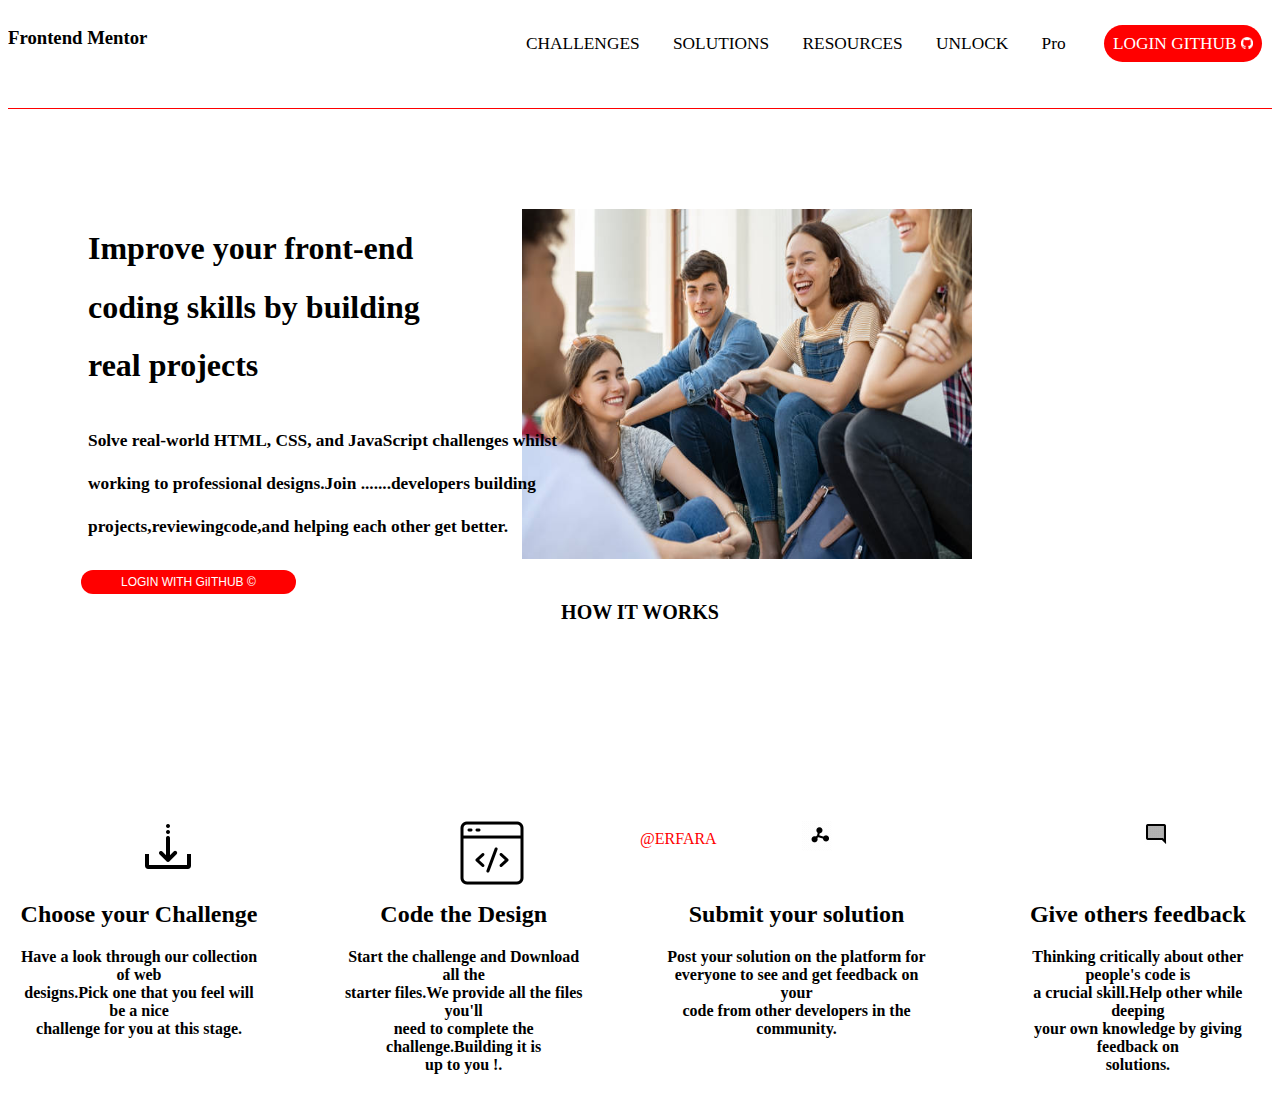
<file: FrontEnd Projects/Frontend-Mentor/index.html>
<html>
    <head>
        <meta charset="UTF-8">
        <meta http-equiv="X-UA-Compatible" content="IE=edge">
        <meta name="viewport" content="width=device-width, initial-scale=1.0">
        <title>Frontend Project</title>
        <link rel="stylesheet" type="text/css" href="style.css">
        <style>
            .container{
                position:relative;
                border-bottom: 1px solid red; 
                height: 100px;
                width: 100%;
                padding: -40px;
                background-color: white;
                position: sticky;
                top: 0; 
                z-index: 20;
            }
            nav{
            display: flex;
            flex-flow: row wrap;
            justify-content: flex-end;
            user-select: none;
            }
            .sign{
            width:18%;
            background-color:red;
            margin-top: 10px;
            border-radius: 30px;
            margin-left: 5px;
            padding: 5px;
            color:#fff;
            font-size: 12px;
            border:#00bdd5;
            }
            .img{
                text-align:end;
                line-height:21.95pt;
                padding-right: 300px;  
                margin-top: 100px;
            }
            p{
                font-family:Calibri; 
                font-size:14pt"
            }
            .heading1{
                font-family: Calibri; 
                font-weight: bold;
                text-align: center;
                
            }
            .heading2{
                font-family: Calibri; 
                font-weight: bold;
                text-align: center;
            }
            .heading3{
                font-family: Calibri; 
                font-weight: bold;
                text-align: center;
            }
            .heading4{
                font-family: Calibri; 
                font-weight: bold;
                text-align: center;
            }
            .work{
                display: flex;
                justify-content: space-between;
                position: absolute;
                bottom: -200px;
                column-gap: 80px;
                padding: 10px;
            }
            h4{
                font-family: Calibri; 
                font-size: 13pt
            }
        </style>
    </head>
    <body>
        <div class="container">
            <nav>
                <h3>Frontend Mentor</h3>
                <ul>
                    <li><a href="#">CHALLENGES</a></li>
                    <li><a href="#">SOLUTIONS</a></li>
                    <li><a href="#">RESOURCES</a></li>
                    <li><a href="#">UNLOCK</a></li>
                    <li><a href="#" id="sub">Pro</a></li>
                    <li><a href="https://github.com/login" id="github">LOGIN GITHUB <span><img src="images/github.png" alt="github" width="12px" height="12px"></span></a></li>
                </ul>
            </nav>
            </div>
            
            <div class="img">
                <img src="images/project1-2.jpg" alt="project 1" width="450px" height="350px">
            </div>
            <div style="margin-top: -350px; padding-left: 60pt;">
                <h1>Improve your front-end</h1>
                <h1>coding skills by building</h1>
                <h1>real projects</h1>
            </div>
            <div style="margin-top:35pt; margin-right:237.35pt; margin-left:60pt ; line-height:15pt">
                <h4>Solve real-world HTML, CSS, and JavaScript challenges whilst</h4>
                <h4>working to professional designs.Join .......developers building</h4>
                <h4>projects,reviewingcode,and helping each other get better.</h4>

            </div>
                <p style="margin-top:15.35pt; margin-left:50.8pt; text-align:justify; line-height:9.75pt">
                    <a href="https://github.com/login"><button class="sign">LOGIN WITH GiITHUB ©</button></a></p><br></div>
                           <div>
                            <p style="text-align: center;margin-top:-20pt">
                                <span style="font-family:Calibri; font-size:15pt;font-weight: bold;">HOW IT WORKS</span></div>
                                <div class="work">
                                    
                                    <div class="heading1">
                                        <div class="icon"><span><img src="images/icon1.png" alt="icon1"></span></div>
                                        <h2>Choose your Challenge</h2>
                                    <p>Have a look through our collection of web<br>
                                     designs.Pick one that you feel will be a nice<br>
                                     challenge for you at this stage.</p></div>
                                
                                
                                    <div class="heading1">
                                        <div class="icon"><span><img src="images/icon2.png" alt="icon2"></span></div>
                                        <h2 class="heading2">Code the Design</h2>
                                    <p>Start the challenge and Download all the<br>
                                        starter files.We provide all the files you'll<br>
                                        need to complete the challenge.Building it is<br>
                                        up to you !.</p></div>
                                
                                
                                    <div class="heading1">
                                        <div class="icon"><span><img src="images/icon3.gif" alt="icon3"></span></div>
                                        <h2 class="heading3">Submit your solution</h2>
                                    <p>Post your solution on the platform for<br>
                                        everyone to see and get feedback on your<br>
                                        code from other developers in the community.</p></div>
                                
                                
                                        <div class="heading1">
                                            <div class="icon"><span><img src="images/icon4.gif" alt="icon4"></span></div>
                                            <h2 class="heading4">Give others feedback</h2>
                                        Thinking critically about other people's code is<br>
                                        a crucial skill.Help other while deeping<br>
                                        your own knowledge by giving feedback on<br>
                                        solutions.</p></div>
                                </div>
                                <footer>
                                    <span class="foot">@ERFARA</span>
                                </footer>
    </body>
</html>
</file>
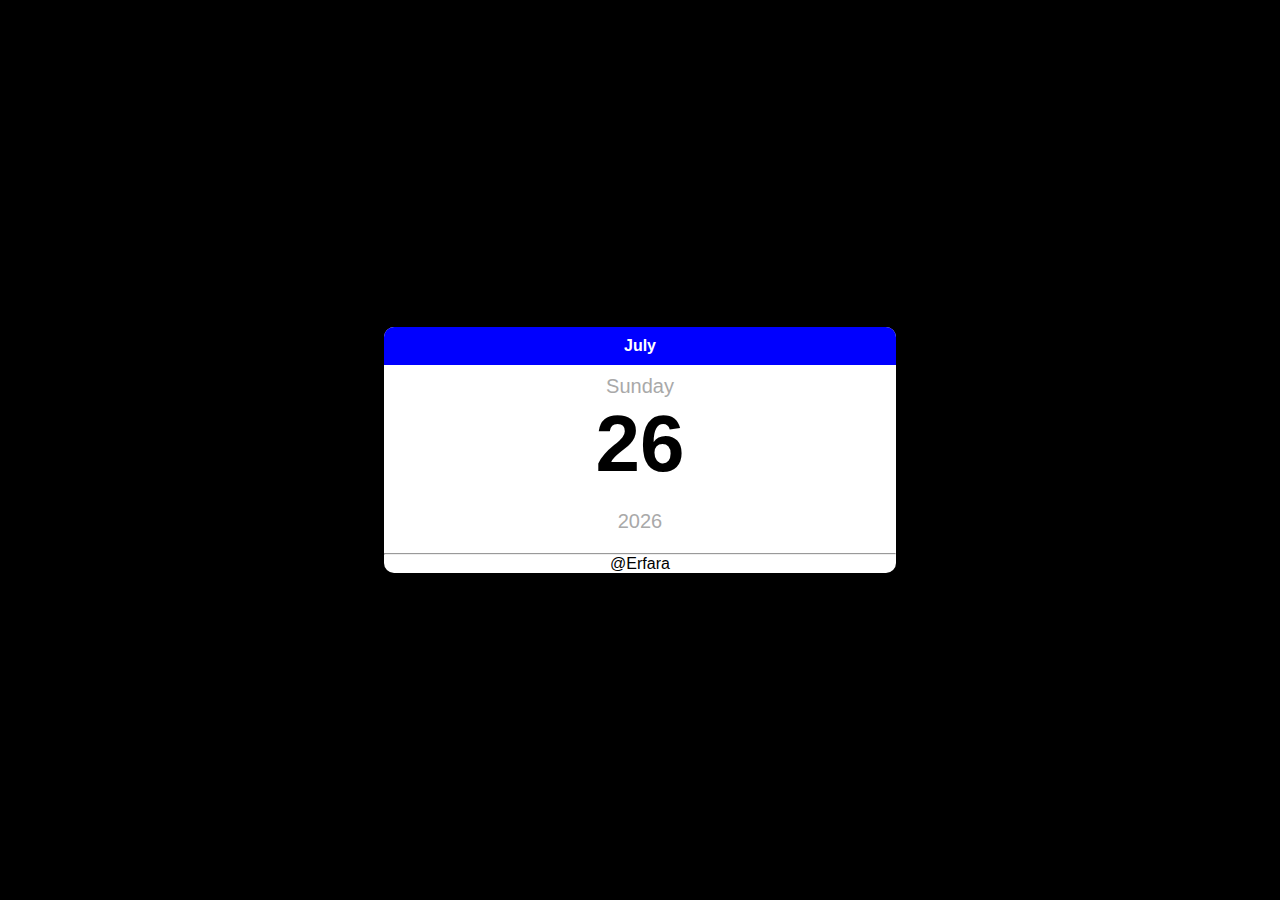
<file: FrontEnd Projects/mini calender/index.html>
<!DOCTYPE html>
<html lang="en">
<head>
    <meta charset="UTF-8">
    <meta name="viewport" content="width=device-width, initial-scale=1.0">
    <title>Mini Calender</title>
    <link rel="stylesheet" href="style.css">
</head>
<body>
    <div class="calender">
        <p class="month" id="month">October</p>
        <p class="day" id="day">Saturday</p>
        <p class="day-number" id="day-number">6</p>
        <p class="year" id="year">2001</p>
        <hr>
        <span>@Erfara</span>
    </div>
    <script src="js/app.js"></script>
</body>
</html>
</file>
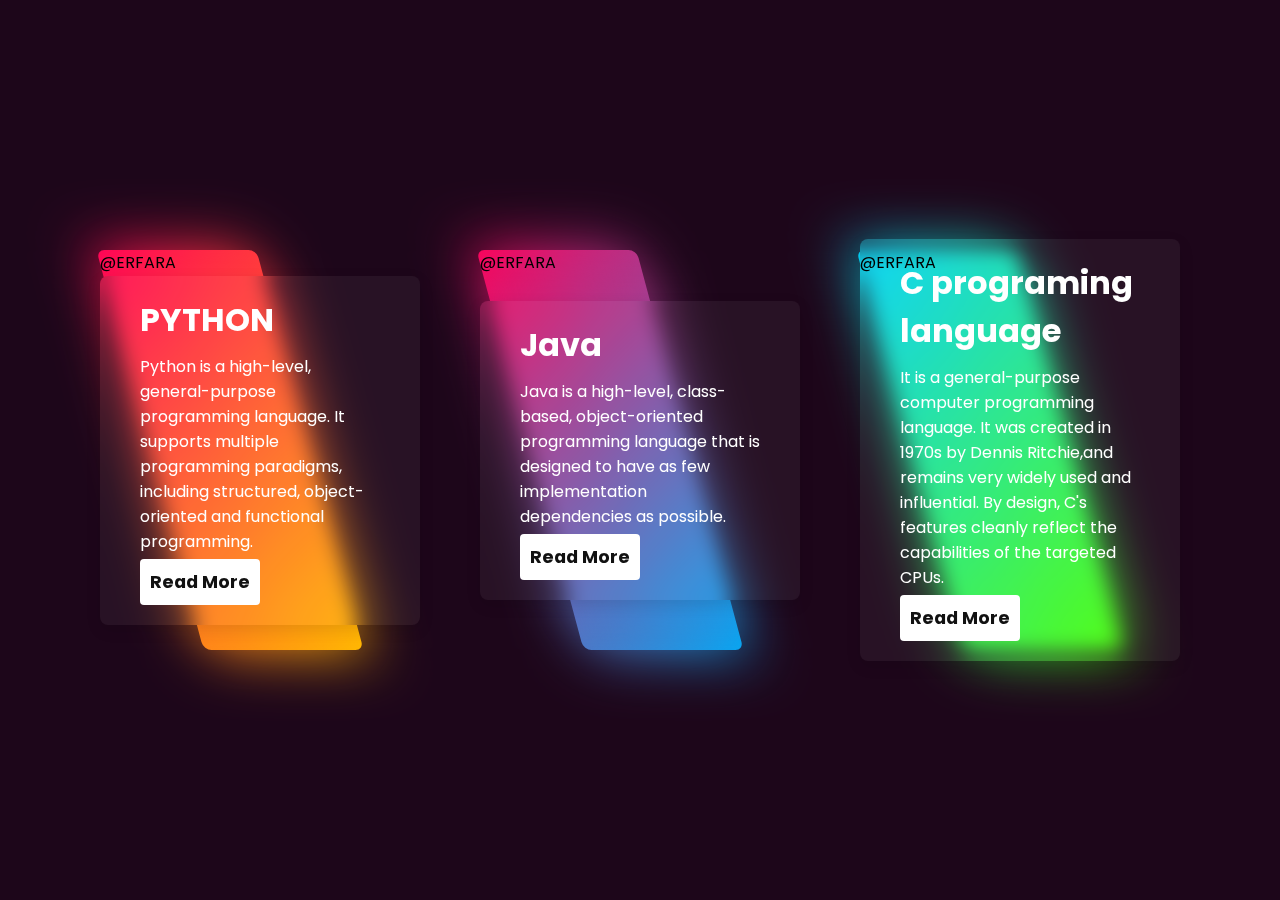
<file: FrontEnd Projects/Card-Animation/Card.html>
<!DOCTYPE html>
<html lang="en">
<head>
    <meta charset="UTF-8">
    <meta http-equiv="X-UA-Compatible" content="IE=edge">
    <meta name="viewport" content="width=device-width, initial-scale=1.0">
    <title>Card - Animation</title>
    <link rel="stylesheet" href="Card.css">
</head>
<body>
    <div class="container">
        <div class="box">
            <span>
                @ERFARA
            </span>
            <div class="content">
                <h2>PYTHON</h2>
                <p>Python is a high-level, general-purpose programming language. 
                    It supports multiple programming paradigms, 
                    including structured, object-oriented and functional programming.</p>
                <a href="html's/python.html">Read More</a>
            </div>
        </div>

        <div class="box">
            <span>
                @ERFARA
            </span>
            <div class="content">
                <h2>Java</h2>
                <p>Java is a high-level, class-based, object-oriented programming language 
                    that is designed to have as few implementation dependencies as possible.</p>
                <a href="html's/java.html">Read More</a>
            </div>
        </div>

        <div class="box">
            <span>
                @ERFARA
            </span>
            <div class="content">
                <h2>C  programing language</h2>
                <p>It is a general-purpose computer programming language. 
                    It was created in 1970s by Dennis Ritchie,and remains very widely used and influential. 
                    By design, C's features cleanly reflect the capabilities of the targeted CPUs.</p>
                <a href="html's/c.html">Read More</a>
            </div>
        </div>
    </div>
    
</body>
</html>
</file>
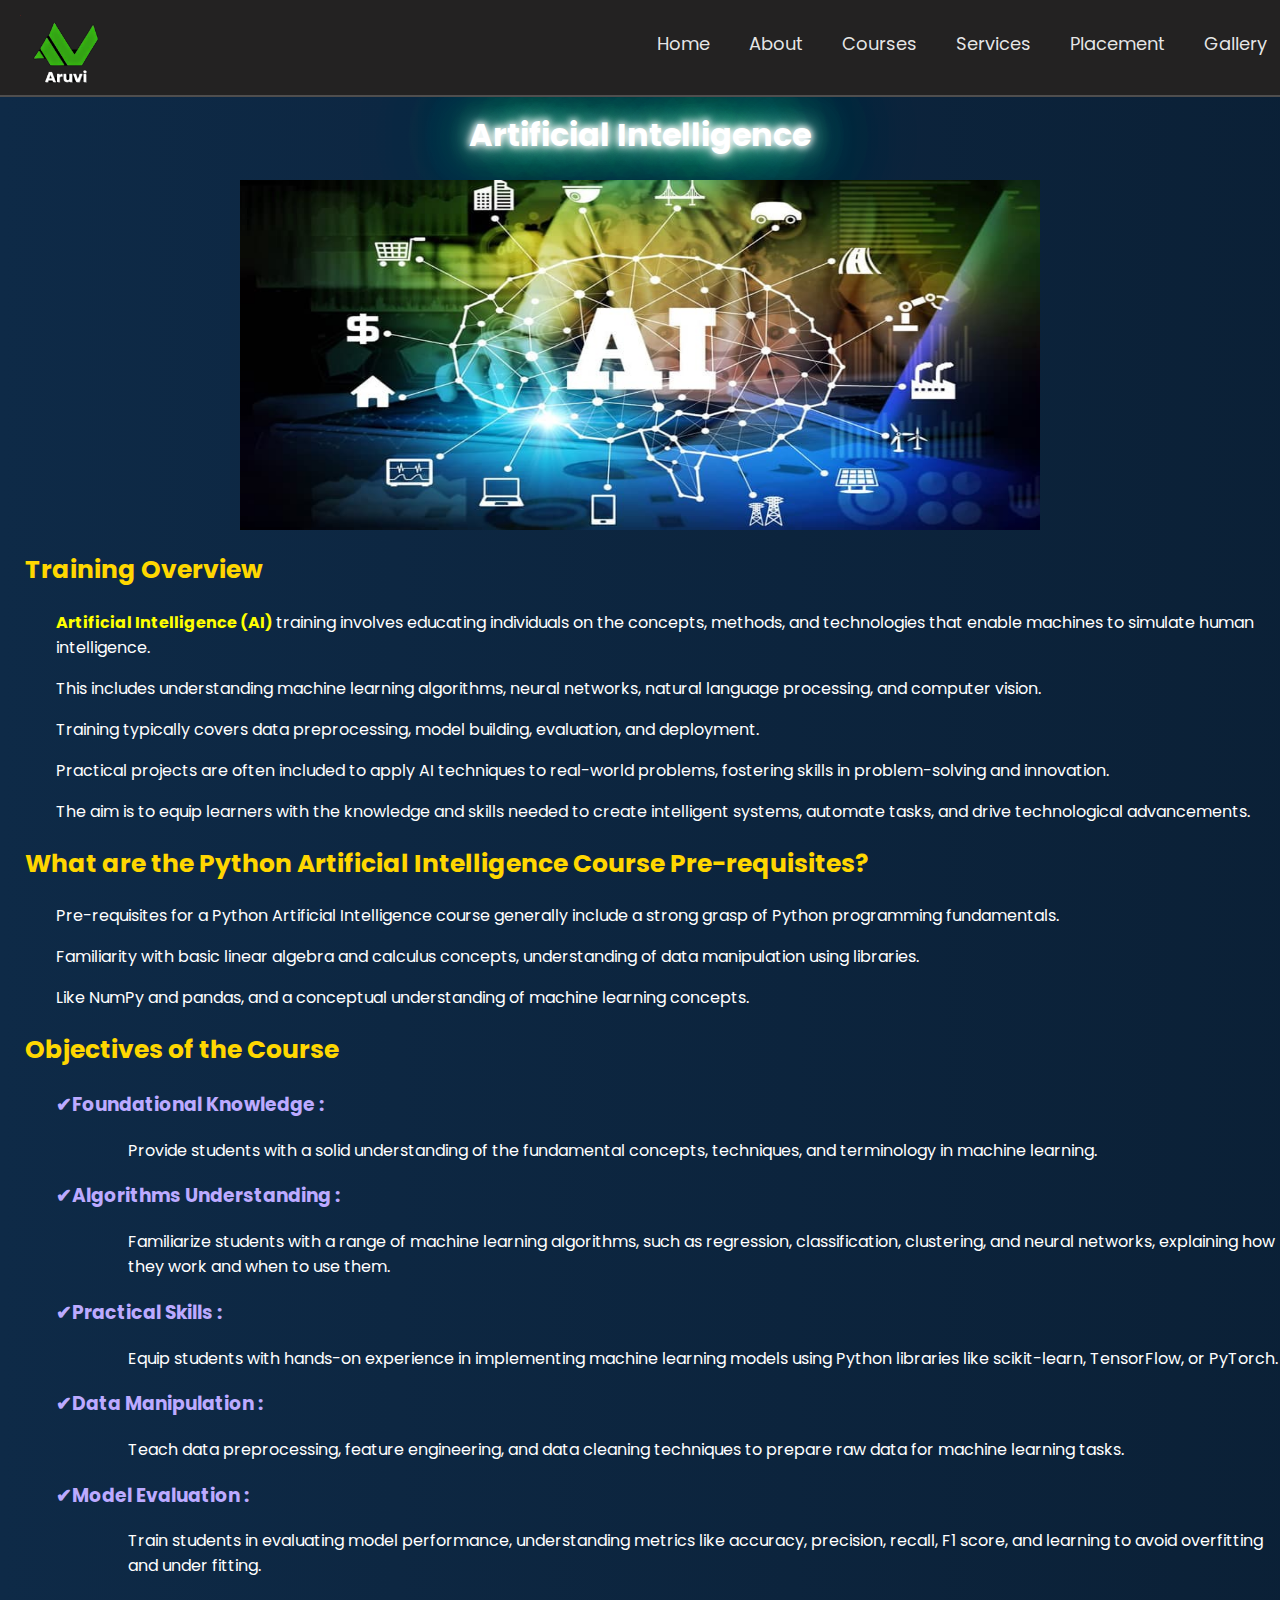
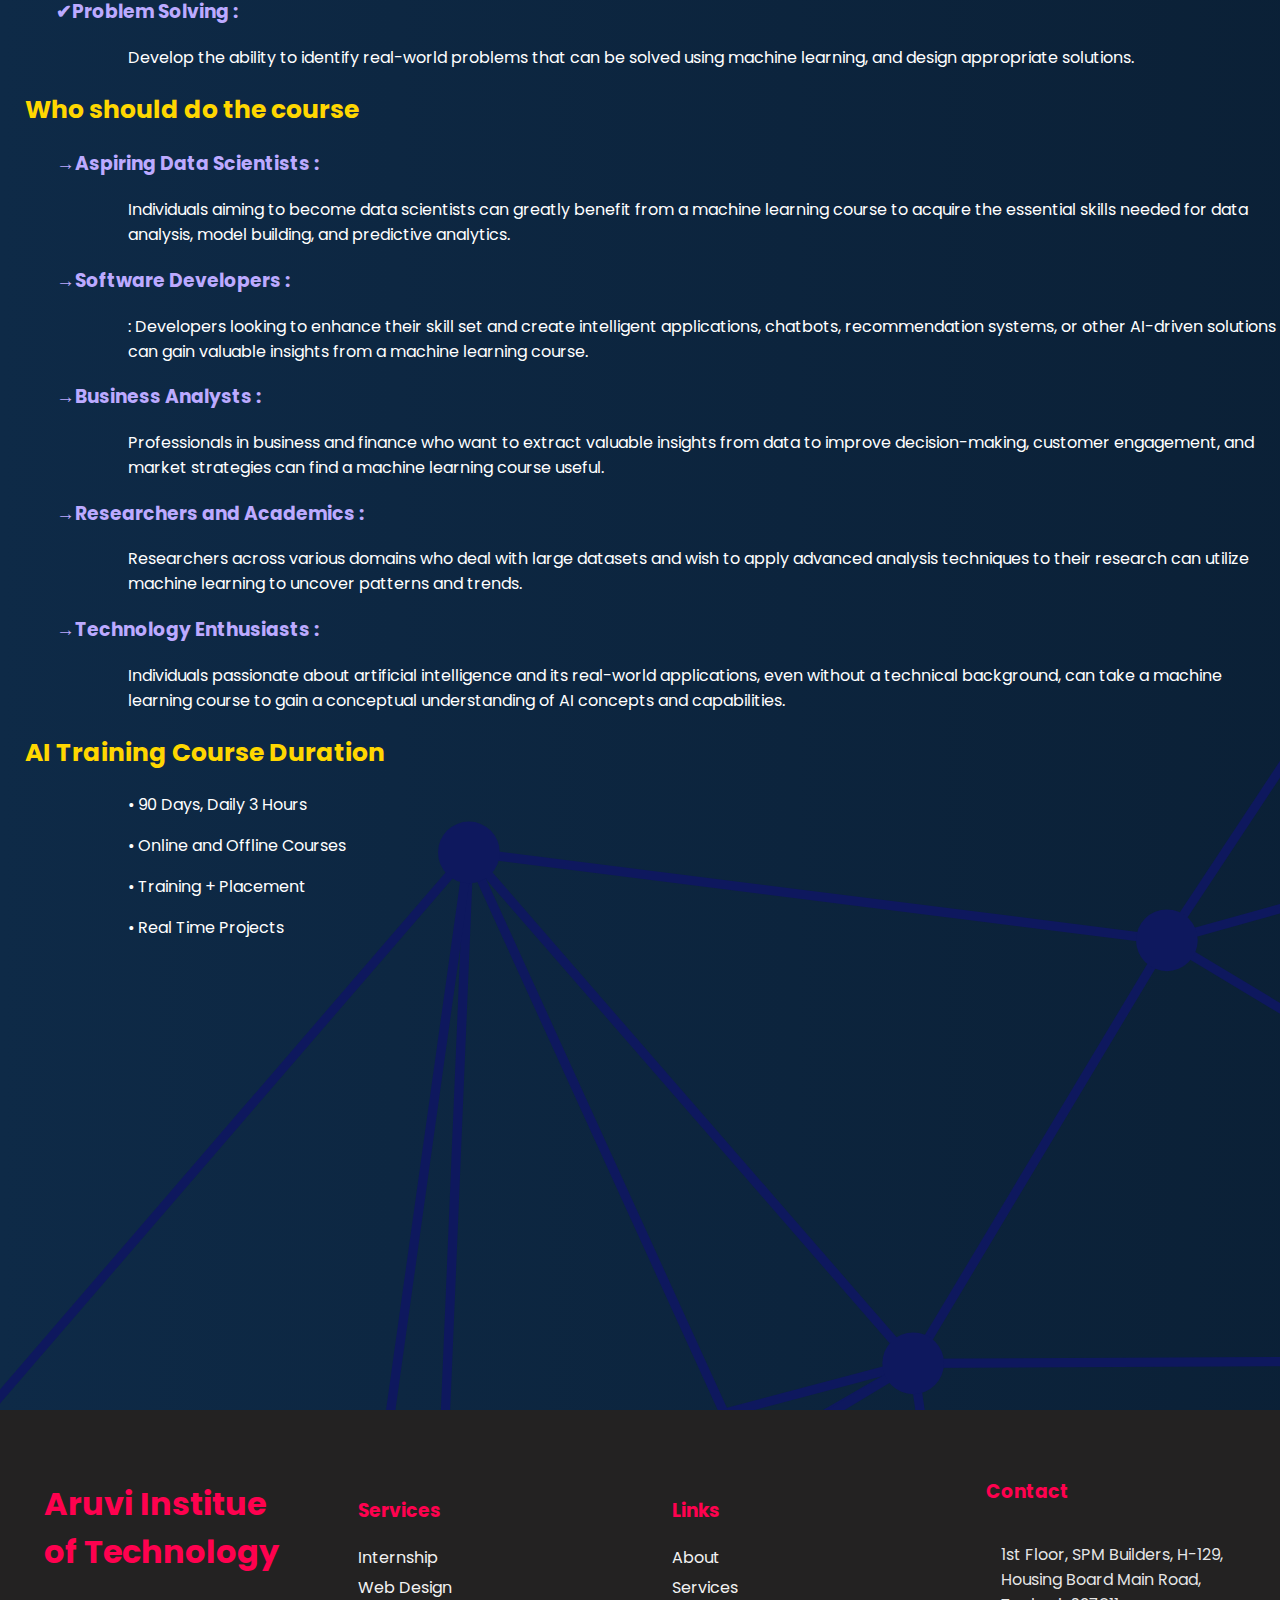
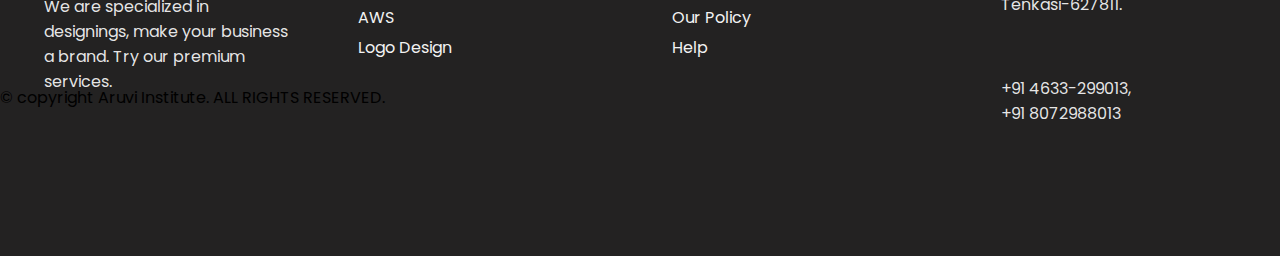
<file: FrontEnd Projects/Aruvi project/aruvi AI/ai.html>
<!DOCTYPE html>
<html lang="en">
<head>
    <meta charset="UTF-8">
    <meta name="viewport" content="width=device-width, initial-scale=1.0">
    <title>Aruvi - Artificial Intelligence</title>
    <link rel="stylesheet" type="text/css" href="ai.css">
</head>
<body>
    <!-- Navigation Bar -->
    <section class="nav">
        <img class="logo" src="images/logos.png" alt="logo">
        <i class='bx bx-menu' id="menu-icon"></i>
        <nav class="navbar">
            <a href="home.html" class="active">Home</a>
            <a href="#">About</a>
            <a href="#">Courses</a>
            <a href="#">Services</a>
            <a href="#">Placement</a>
            <a href="#">Gallery</a>
            <a href="#">Contact</a>
        </nav>
    </section>


    <section class="overview">
        <h1 class="neonText">Artificial Intelligence</h1>
        <img class="img1" src="images/ai.jpg" alt="Artificial Intelligence">

        <h2>Training Overview</h2>
            <p><li><b style="color: yellow;">Artificial Intelligence (AI) </b> training involves educating individuals on the concepts, methods, and technologies that enable machines to simulate human intelligence.</li></p>
            <p><li>This includes understanding machine learning algorithms, neural networks, natural language processing, and computer vision.</li></p>
            <p><li>Training typically covers data preprocessing, model building, evaluation, and deployment.</li></p>
            <p><li>Practical projects are often included to apply AI techniques to real-world problems, fostering skills in problem-solving and innovation.</li></p>
            <p><li>The aim is to equip learners with the knowledge and skills needed to create intelligent systems, automate tasks, and drive technological advancements.</li></p>

        <h2>What are the Python Artificial Intelligence Course Pre-requisites?</h2>
            <p><li>Pre-requisites for a Python Artificial Intelligence course generally include a strong grasp of Python programming fundamentals.</li></p>
            <p><li>Familiarity with basic linear algebra and calculus concepts, understanding of data manipulation using libraries.</li></p>
            <p><li>Like NumPy and pandas, and a conceptual understanding of machine learning concepts.</li></p>

        <h2>Objectives of the Course</h2>
            <h3>&#x2714;Foundational Knowledge :</h3>
            <p class="txt">Provide students with a solid understanding of the fundamental concepts, techniques, and terminology in machine learning.</p>
            <h3>&#x2714;Algorithms Understanding :</h3>
            <p class="txt">Familiarize students with a range of machine learning algorithms, such as regression, classification, clustering, and neural networks, explaining how they work and when to use them.</p>
            <h3>&#x2714;Practical Skills :</h3>
            <p class="txt">Equip students with hands-on experience in implementing machine learning models using Python libraries like scikit-learn, TensorFlow, or PyTorch.</p>
            <h3>&#x2714;Data Manipulation :</h3>
            <p class="txt">Teach data preprocessing, feature engineering, and data cleaning techniques to prepare raw data for machine learning tasks.</p>
            <h3>&#x2714;Model Evaluation :</h3>
            <p class="txt">Train students in evaluating model performance, understanding metrics like accuracy, precision, recall, F1 score, and learning to avoid overfitting and under fitting.</p>
            <h3>&#x2714;Problem Solving :</h3>
            <p class="txt">Develop the ability to identify real-world problems that can be solved using machine learning, and design appropriate solutions.</p>

        <h2>Who should do the course</h2>
            <h3>&#8594;Aspiring Data Scientists :</h3>
            <p class="txt">Individuals aiming to become data scientists can greatly benefit from a machine learning course to acquire the essential skills needed for data analysis, model building, and predictive analytics.</p>
            <h3>&#8594;Software Developers :</h3>
            <p class="txt">: Developers looking to enhance their skill set and create intelligent applications, chatbots, recommendation systems, or other AI-driven solutions can gain valuable insights from a machine learning course.</p>
            <h3>&#8594;Business Analysts :</h3>
            <p class="txt">Professionals in business and finance who want to extract valuable insights from data to improve decision-making, customer engagement, and market strategies can find a machine learning course useful.</p>
            <h3>&#8594;Researchers and Academics :</h3>
            <p class="txt">Researchers across various domains who deal with large datasets and wish to apply advanced analysis techniques to their research can utilize machine learning to uncover patterns and trends.</p>
            <h3>&#8594;Technology Enthusiasts :</h3>
            <p class="txt">Individuals passionate about artificial intelligence and its real-world applications, even without a technical background, can take a machine learning course to gain a conceptual understanding of AI concepts and capabilities.</p>

        <h2>AI Training Course Duration</h2>

            <p class="txt">•	90 Days, Daily 3 Hours</p>
            <p class="txt">•	Online and Offline Courses</p>
            <p class="txt">•	Training + Placement</p>
            <p class="txt">•	Real Time Projects</p>
        
    </section> 


    <section class="footer">
        <footer>
            <div class="container">
                <div class="row">
                      <div class="col" id="company">
                          <h1>Aruvi Institue of Technology</h1>
                          <p>
                            We are specialized in designings, make your business a brand.
                            Try our premium services.
                          </p>
                          <div class="social">
                            <a href="https://www.facebook.com/aruviinstitute.tenkasi"><i class="fab fa-facebook"></i></a>
                            <a href="https://www.instagram.com/aruvi_python_learning/?utm_medium=copy_link"><i class="fab fa-instagram"></i></a>
                            <a href="https://www.youtube.com/c/AruviTechNews"><i class="fab fa-youtube"></i></a>
                            <a href="https://twitter.com/AruviOf"><i class="fab fa-twitter"></i></a>
                            <a href="#"><i class="fab fa-linkedin"></i></a>
                          </div>
                      </div>
    
    
                      <div class="col" id="services">
                         <h3>Services</h3>
                         <div class="links">
                            <a href="#">Internship</a>
                            <a href="#">Web Design</a>
                            <a href="#">AWS</a>
                            <a href="#">Logo Design</a>
                         </div>
                      </div>
    
                      <div class="col" id="useful-links">
                         <h3>Links</h3>
                         <div class="links">
                            <a href="#">About</a>
                            <a href="#">Services</a>
                            <a href="#">Our Policy</a>
                            <a href="#">Help</a>
                         </div>
                      </div>
    
                      <div class="col" id="contact">
                          <h3>Contact</h3>
                          <div class="contact-details">
                             <i class="fa fa-location"></i>
                             <p>1st Floor, SPM Builders, H-129,<br>Housing Board Main Road,<br>Tenkasi-627811.</p>
                          </div>
                          <div id="phone" class="contact-details">
                             <i class="fa fa-phone"></i>
                             <p>+91 4633-299013,<br>+91 8072988013</p>
                          </div>
                      </div>
                </div>
    
                <!-- <div class="row">
                      <div class="form">
                        <form action="">
                            <input type="text" placeholder="Email here...">
                            <button><i class="fa fa-paper-plane"></i></button>
                        </form>
                      </div>-->
                </div> 
                <div id="copyright">&#169 copyright Aruvi Institute. ALL RIGHTS RESERVED.</div>
            </div>
         </footer>
    </section>

</body>
</html>
</file>
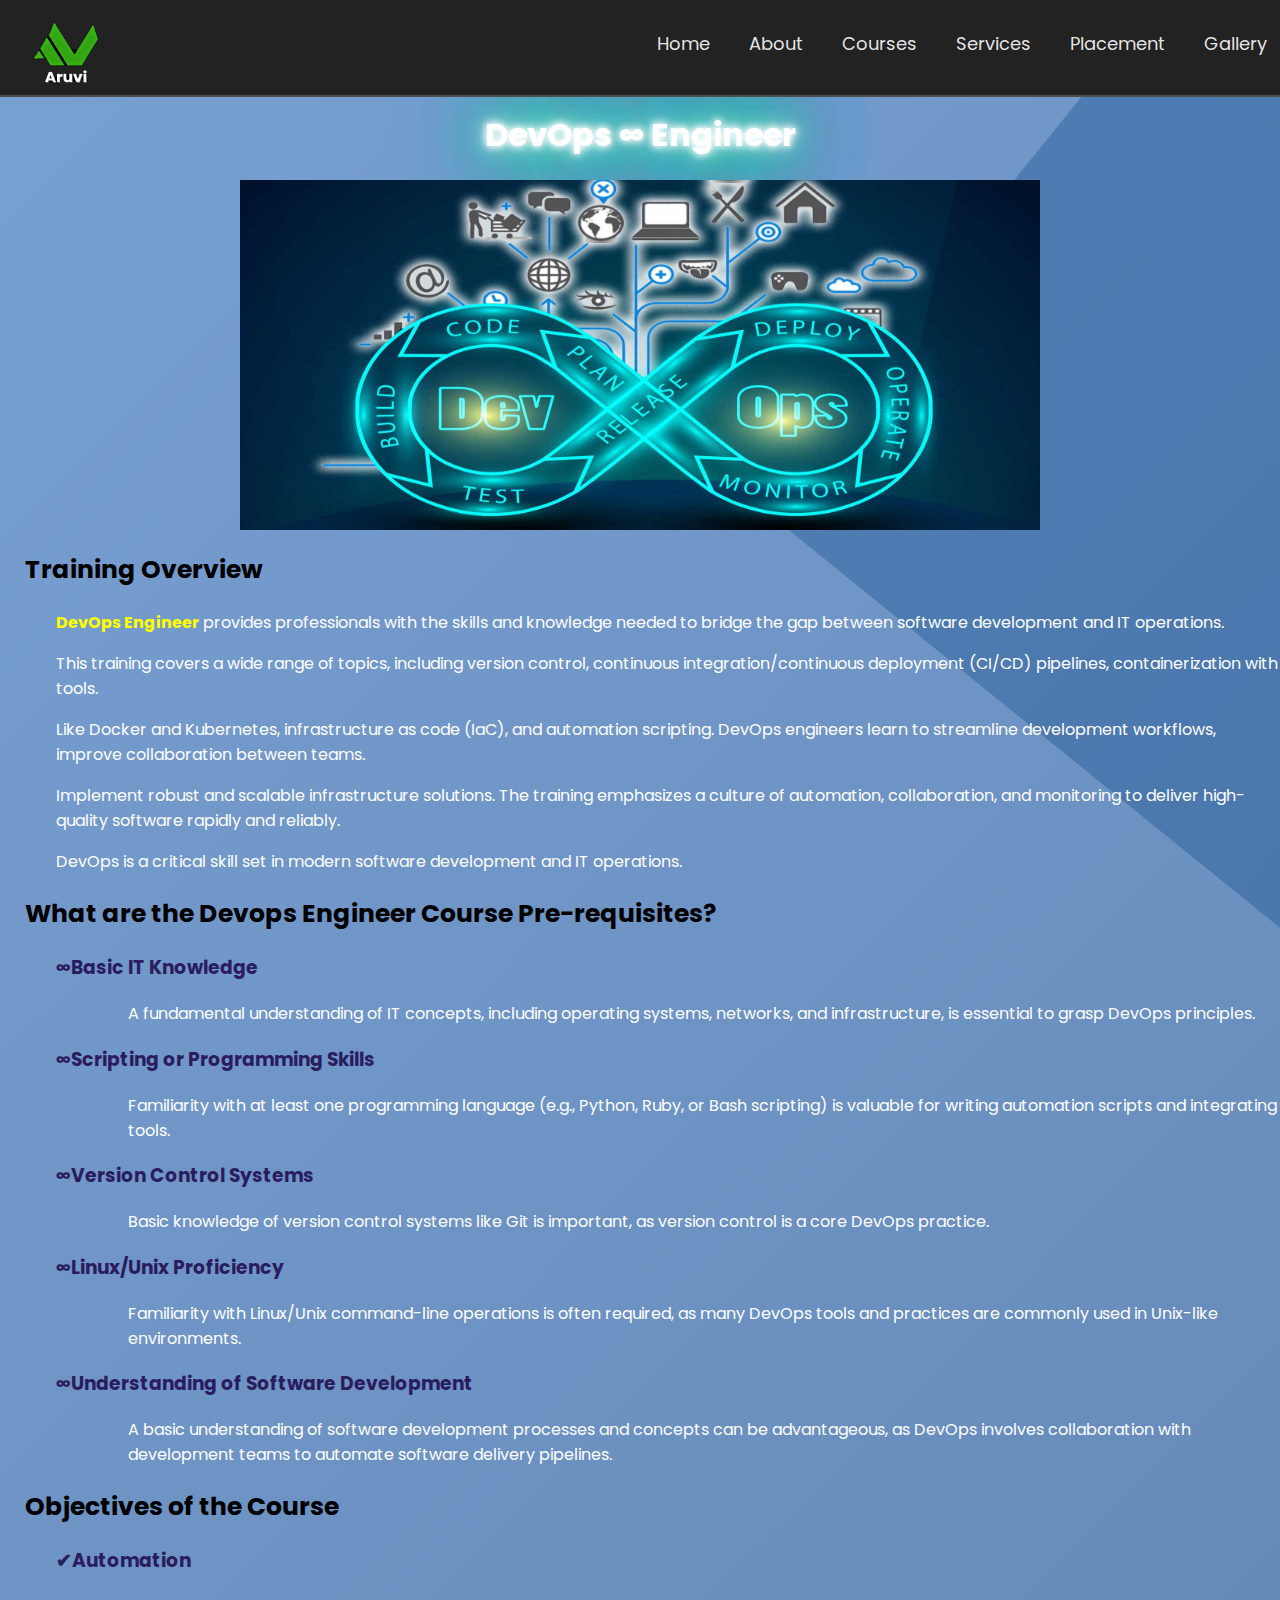
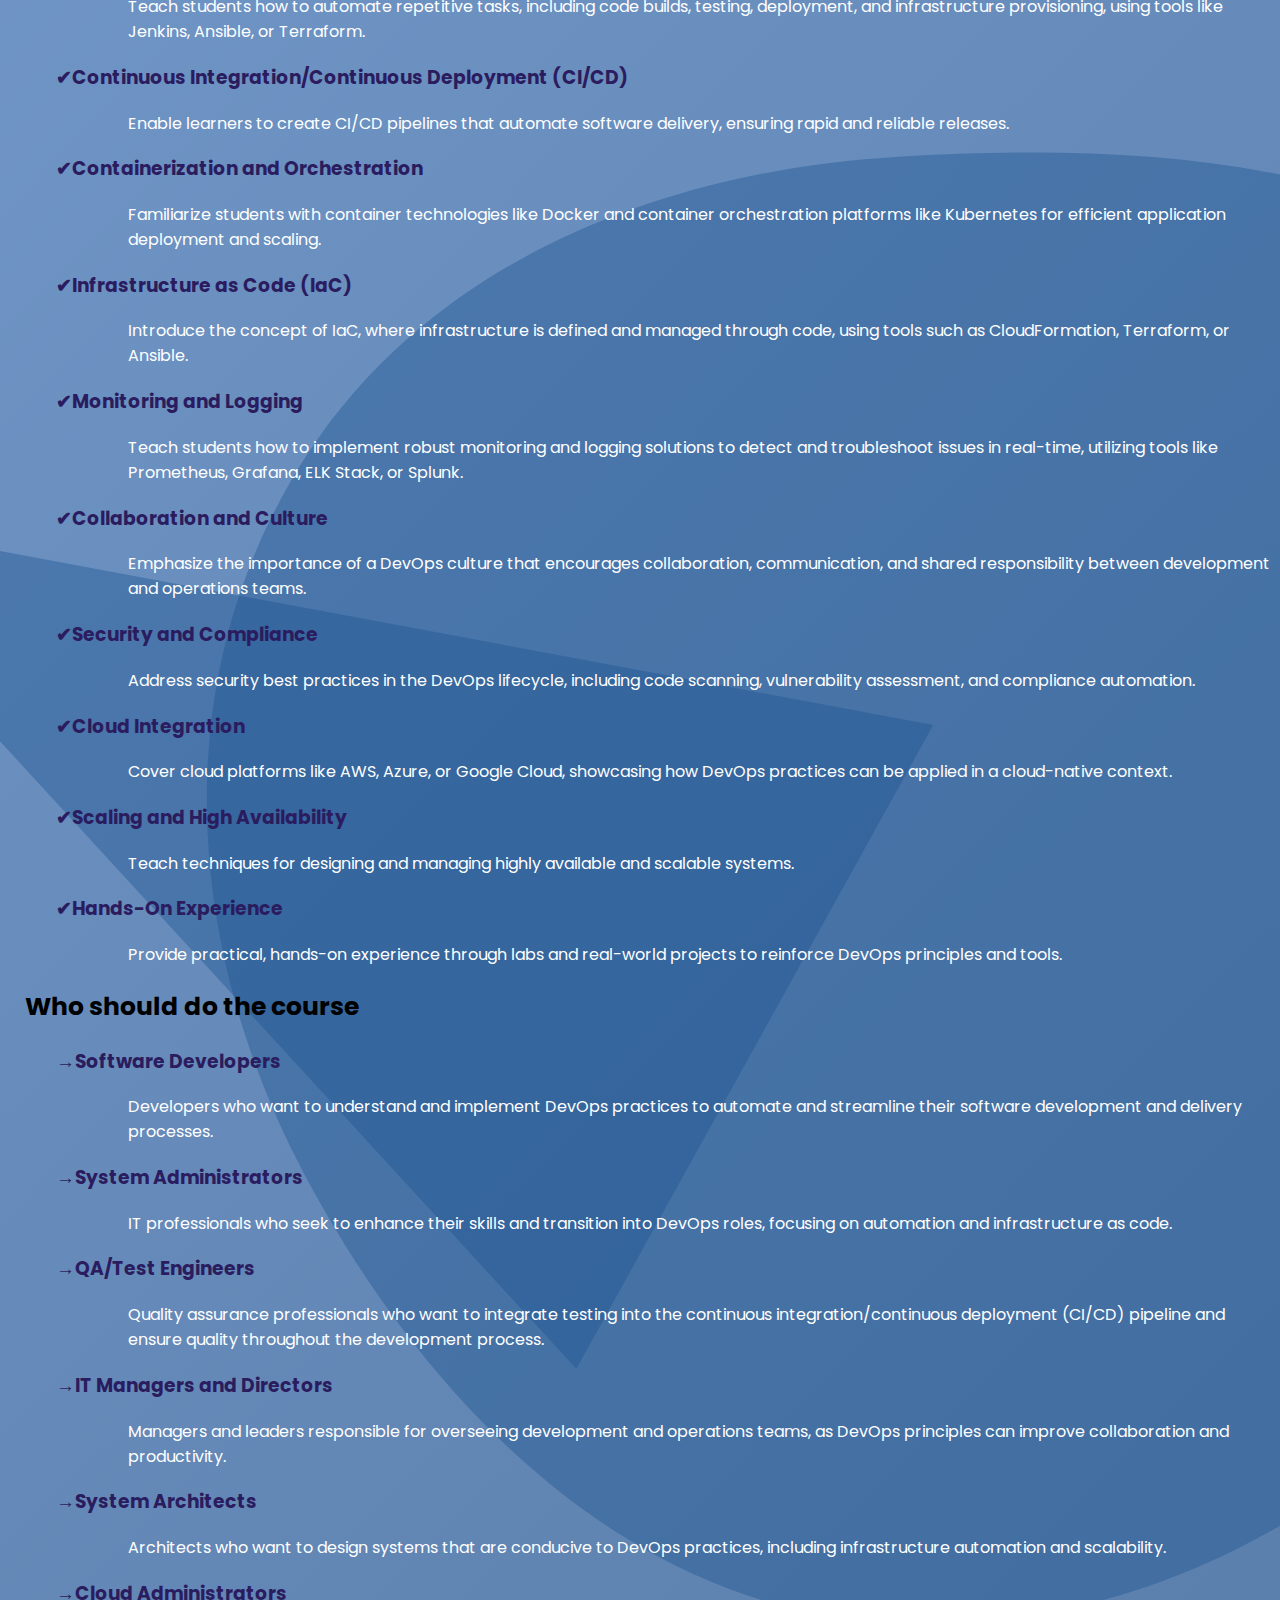
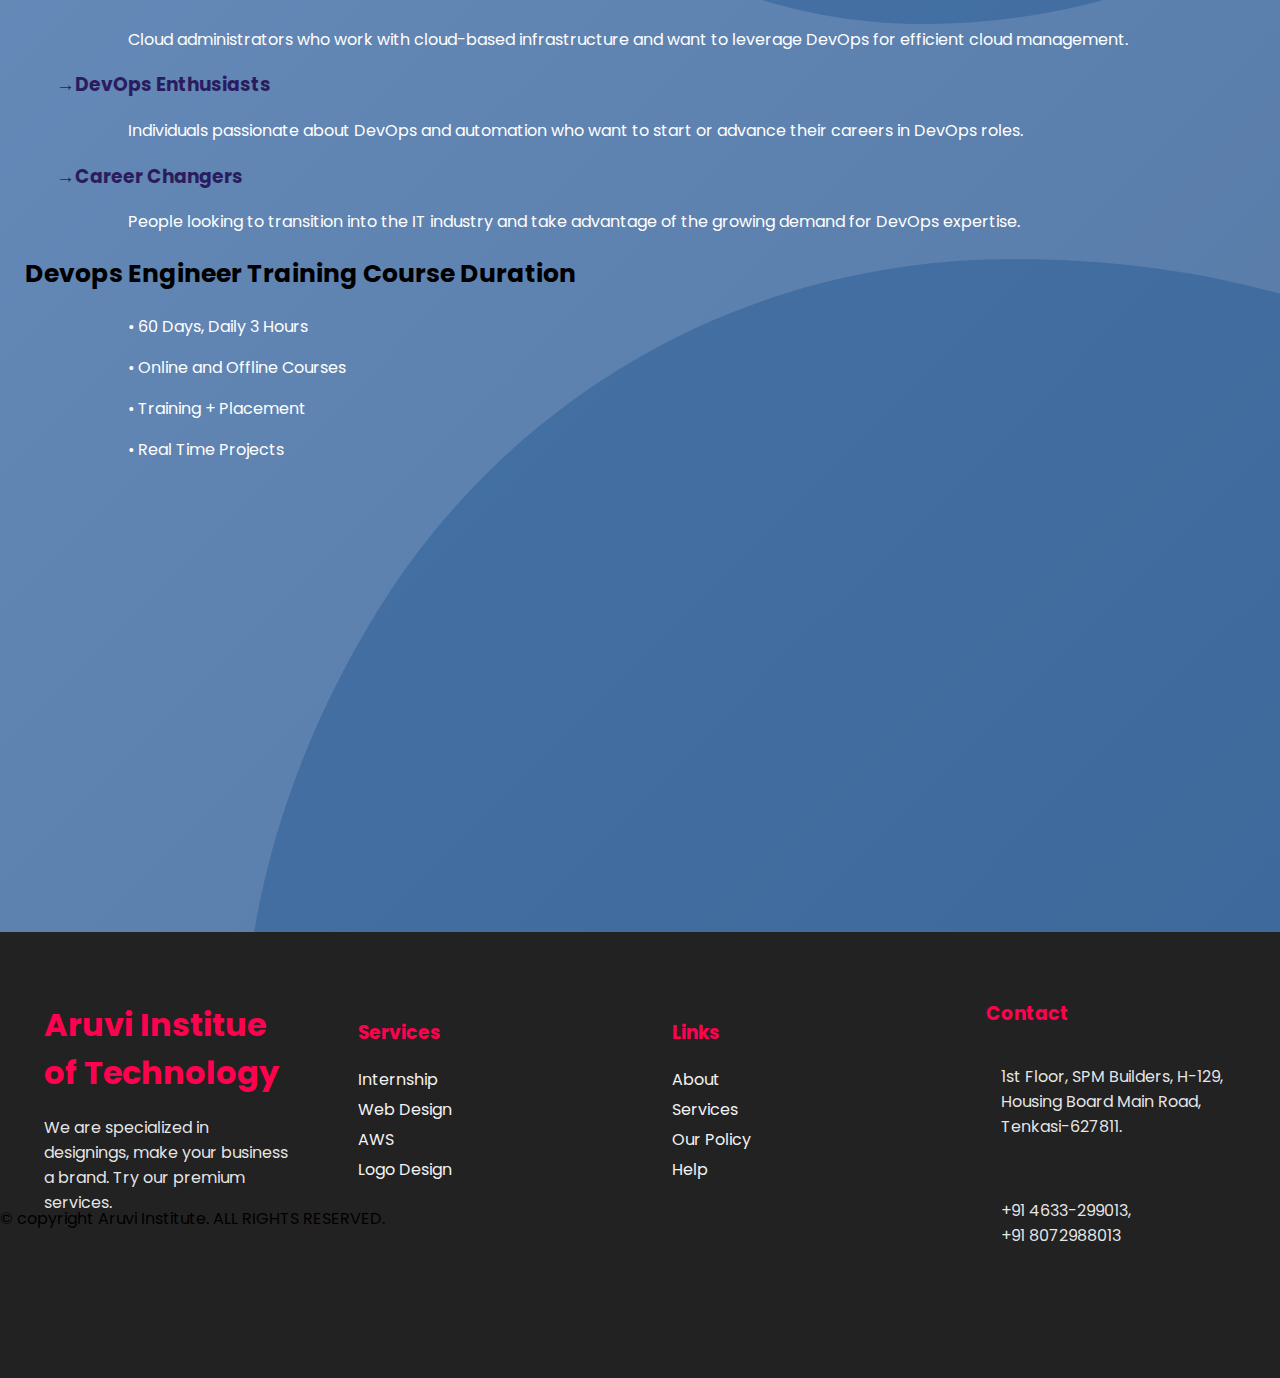
<file: FrontEnd Projects/Aruvi project/aruvi DE/DE.html>
<!DOCTYPE html>
<html lang="en">
<head>
    <meta charset="UTF-8">
    <meta name="viewport" content="width=device-width, initial-scale=1.0">
    <title>Document</title>
    <link rel="stylesheet" type="text/css" href="de.css">
</head>
<body>
    <!-- Navigation Bar -->
    <section class="nav">
        <img class="logo" src="images/logos.png" alt="logo">
        <i class='bx bx-menu' id="menu-icon"></i>
        <nav class="navbar">
            <a href="home.html" class="active">Home</a>
            <a href="#">About</a>
            <a href="#">Courses</a>
            <a href="#">Services</a>
            <a href="#">Placement</a>
            <a href="#">Gallery</a>
            <a href="#">Contact</a>
        </nav>
    </section>


    <section class="overview">
        <h1 class="neonText">DevOps &#8734; Engineer</h1>
        <img class="img1" src="images/de.jpg" alt="DevOps Engineer">

        <h2>Training Overview</h2>
            <p><li><b style="color: yellow;">DevOps Engineer</b> provides professionals with the skills and knowledge needed to bridge the gap between software development and IT operations.</li></p>
            <p><li>This training covers a wide range of topics, including version control, continuous integration/continuous deployment (CI/CD) pipelines, containerization with tools.</li></p>
            <p><li>Like Docker and Kubernetes, infrastructure as code (IaC), and automation scripting. DevOps engineers learn to streamline development workflows, improve collaboration between teams.</li></p>
            <p><li>Implement robust and scalable infrastructure solutions. The training emphasizes a culture of automation, collaboration, and monitoring to deliver high-quality software rapidly and reliably.</li></p> 
            <p><li>DevOps is a critical skill set in modern software development and IT operations.</li></p>

        <h2>What are the Devops Engineer Course Pre-requisites?</h2>
            <h3>&#8734;Basic IT Knowledge</h3>
            <p class="txt">A fundamental understanding of IT concepts, including operating systems, networks, and infrastructure, is essential to grasp DevOps principles.</p>
            <h3>&#8734;Scripting or Programming Skills</h3>
            <p class="txt">Familiarity with at least one programming language (e.g., Python, Ruby, or Bash scripting) is valuable for writing automation scripts and integrating tools.</p>
            <h3>&#8734;Version Control Systems</h3>
            <p class="txt">Basic knowledge of version control systems like Git is important, as version control is a core DevOps practice.</p>
            <h3>&#8734;Linux/Unix Proficiency</h3>
            <p class="txt">Familiarity with Linux/Unix command-line operations is often required, as many DevOps tools and practices are commonly used in Unix-like environments.</p>
            <h3>&#8734;Understanding of Software Development</h3>
            <p class="txt">A basic understanding of software development processes and concepts can be advantageous, as DevOps involves collaboration with development teams to automate software delivery pipelines.</p>

        <h2>Objectives of the Course</h2>
            <h3>&#x2714;Automation</h3>
            <p class="txt">Teach students how to automate repetitive tasks, including code builds, testing, deployment, and infrastructure provisioning, using tools like Jenkins, Ansible, or Terraform.</p>
            <h3>&#x2714;Continuous Integration/Continuous Deployment (CI/CD)</h3>
            <p class="txt">Enable learners to create CI/CD pipelines that automate software delivery, ensuring rapid and reliable releases.</p>
            <h3>&#x2714;Containerization and Orchestration</h3>
            <p class="txt">Familiarize students with container technologies like Docker and container orchestration platforms like Kubernetes for efficient application deployment and scaling.</p>
            <h3>&#x2714;Infrastructure as Code (IaC)</h3>
            <p class="txt">Introduce the concept of IaC, where infrastructure is defined and managed through code, using tools such as CloudFormation, Terraform, or Ansible.</p>
            <h3>&#x2714;Monitoring and Logging</h3>
            <p class="txt">Teach students how to implement robust monitoring and logging solutions to detect and troubleshoot issues in real-time, utilizing tools like Prometheus, Grafana, ELK Stack, or Splunk.</p>
            <h3>&#x2714;Collaboration and Culture</h3>
            <p class="txt">Emphasize the importance of a DevOps culture that encourages collaboration, communication, and shared responsibility between development and operations teams.</p>
            <h3>&#x2714;Security and Compliance</h3>
            <p class="txt">Address security best practices in the DevOps lifecycle, including code scanning, vulnerability assessment, and compliance automation.</p>
            <h3>&#x2714;Cloud Integration</h3>
            <p class="txt">Cover cloud platforms like AWS, Azure, or Google Cloud, showcasing how DevOps practices can be applied in a cloud-native context.</p>
            <h3>&#x2714;Scaling and High Availability</h3>
            <p class="txt">Teach techniques for designing and managing highly available and scalable systems.</p>
            <h3>&#x2714;Hands-On Experience</h3>
            <p class="txt">Provide practical, hands-on experience through labs and real-world projects to reinforce DevOps principles and tools.</p>

        <h2>Who should do the course</h2>
            <h3>&#8594;Software Developers</h3>
            <p class="txt">Developers who want to understand and implement DevOps practices to automate and streamline their software development and delivery processes.</p>
            <h3>&#8594;System Administrators</h3>
            <p class="txt">IT professionals who seek to enhance their skills and transition into DevOps roles, focusing on automation and infrastructure as code.</p>
            <h3>&#8594;QA/Test Engineers</h3>
            <p class="txt">Quality assurance professionals who want to integrate testing into the continuous integration/continuous deployment (CI/CD) pipeline and ensure quality throughout the development process.</p>
            <h3>&#8594;IT Managers and Directors</h3>
            <p class="txt">Managers and leaders responsible for overseeing development and operations teams, as DevOps principles can improve collaboration and productivity.</p>
            <h3>&#8594;System Architects</h3>
            <p class="txt">Architects who want to design systems that are conducive to DevOps practices, including infrastructure automation and scalability.</p>
            <h3>&#8594;Cloud Administrators</h3>
            <p class="txt">Cloud administrators who work with cloud-based infrastructure and want to leverage DevOps for efficient cloud management.</p>
            <h3>&#8594;DevOps Enthusiasts</h3>
            <p class="txt">Individuals passionate about DevOps and automation who want to start or advance their careers in DevOps roles.</p>
            <h3>&#8594;Career Changers</h3>
            <p class="txt">People looking to transition into the IT industry and take advantage of the growing demand for DevOps expertise.</p>

        <h2>Devops Engineer Training Course Duration</h2>
            <p class="txt">•	60 Days, Daily 3 Hours</p>
            <p class="txt">•	Online and Offline Courses</p>
            <p class="txt">•	Training + Placement</p>
            <p class="txt">•	Real Time Projects</p> 

    </section>


    <section class="footer">
        <footer>
            <div class="container">
                <div class="row">
                      <div class="col" id="company">
                          <h1>Aruvi Institue of Technology</h1>
                          <p>
                            We are specialized in designings, make your business a brand.
                            Try our premium services.
                          </p>
                          <div class="social">
                            <a href="https://www.facebook.com/aruviinstitute.tenkasi"><i class="fab fa-facebook"></i></a>
                            <a href="https://www.instagram.com/aruvi_python_learning/?utm_medium=copy_link"><i class="fab fa-instagram"></i></a>
                            <a href="https://www.youtube.com/c/AruviTechNews"><i class="fab fa-youtube"></i></a>
                            <a href="https://twitter.com/AruviOf"><i class="fab fa-twitter"></i></a>
                            <a href="#"><i class="fab fa-linkedin"></i></a>
                          </div>
                      </div>
    
    
                      <div class="col" id="services">
                         <h3>Services</h3>
                         <div class="links">
                            <a href="#">Internship</a>
                            <a href="#">Web Design</a>
                            <a href="#">AWS</a>
                            <a href="#">Logo Design</a>
                         </div>
                      </div>
    
                      <div class="col" id="useful-links">
                         <h3>Links</h3>
                         <div class="links">
                            <a href="#">About</a>
                            <a href="#">Services</a>
                            <a href="#">Our Policy</a>
                            <a href="#">Help</a>
                         </div>
                      </div>
    
                      <div class="col" id="contact">
                          <h3>Contact</h3>
                          <div class="contact-details">
                             <i class="fa fa-location"></i>
                             <p>1st Floor, SPM Builders, H-129,<br>Housing Board Main Road,<br>Tenkasi-627811.</p>
                          </div>
                          <div id="phone" class="contact-details">
                             <i class="fa fa-phone"></i>
                             <p>+91 4633-299013,<br>+91 8072988013</p>
                          </div>
                      </div>
                </div>
    
                <!-- <div class="row">
                      <div class="form">
                        <form action="">
                            <input type="text" placeholder="Email here...">
                            <button><i class="fa fa-paper-plane"></i></button>
                        </form>
                      </div>-->
                </div> 
                <div id="copyright">&#169 copyright Aruvi Institute. ALL RIGHTS RESERVED.</div>
            </div>
         </footer>
    </section>



</body>
</html>
</file>
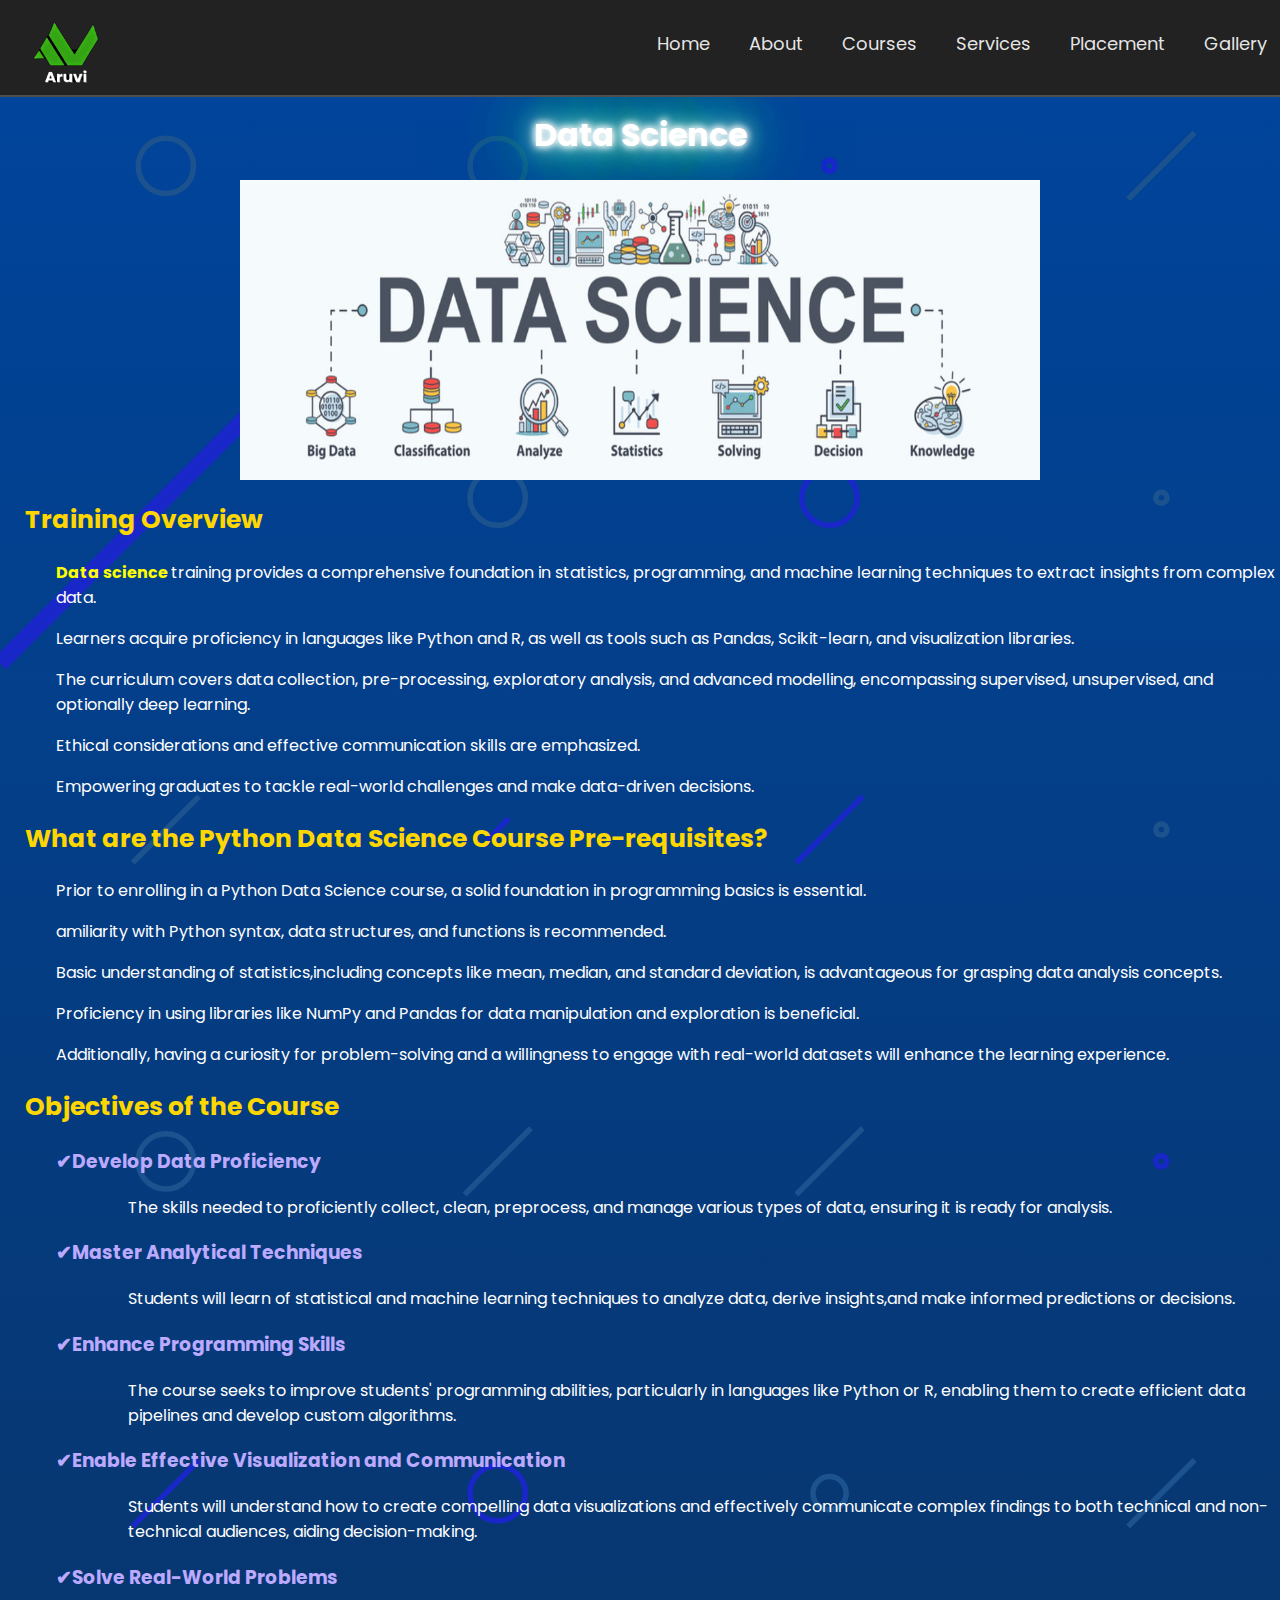
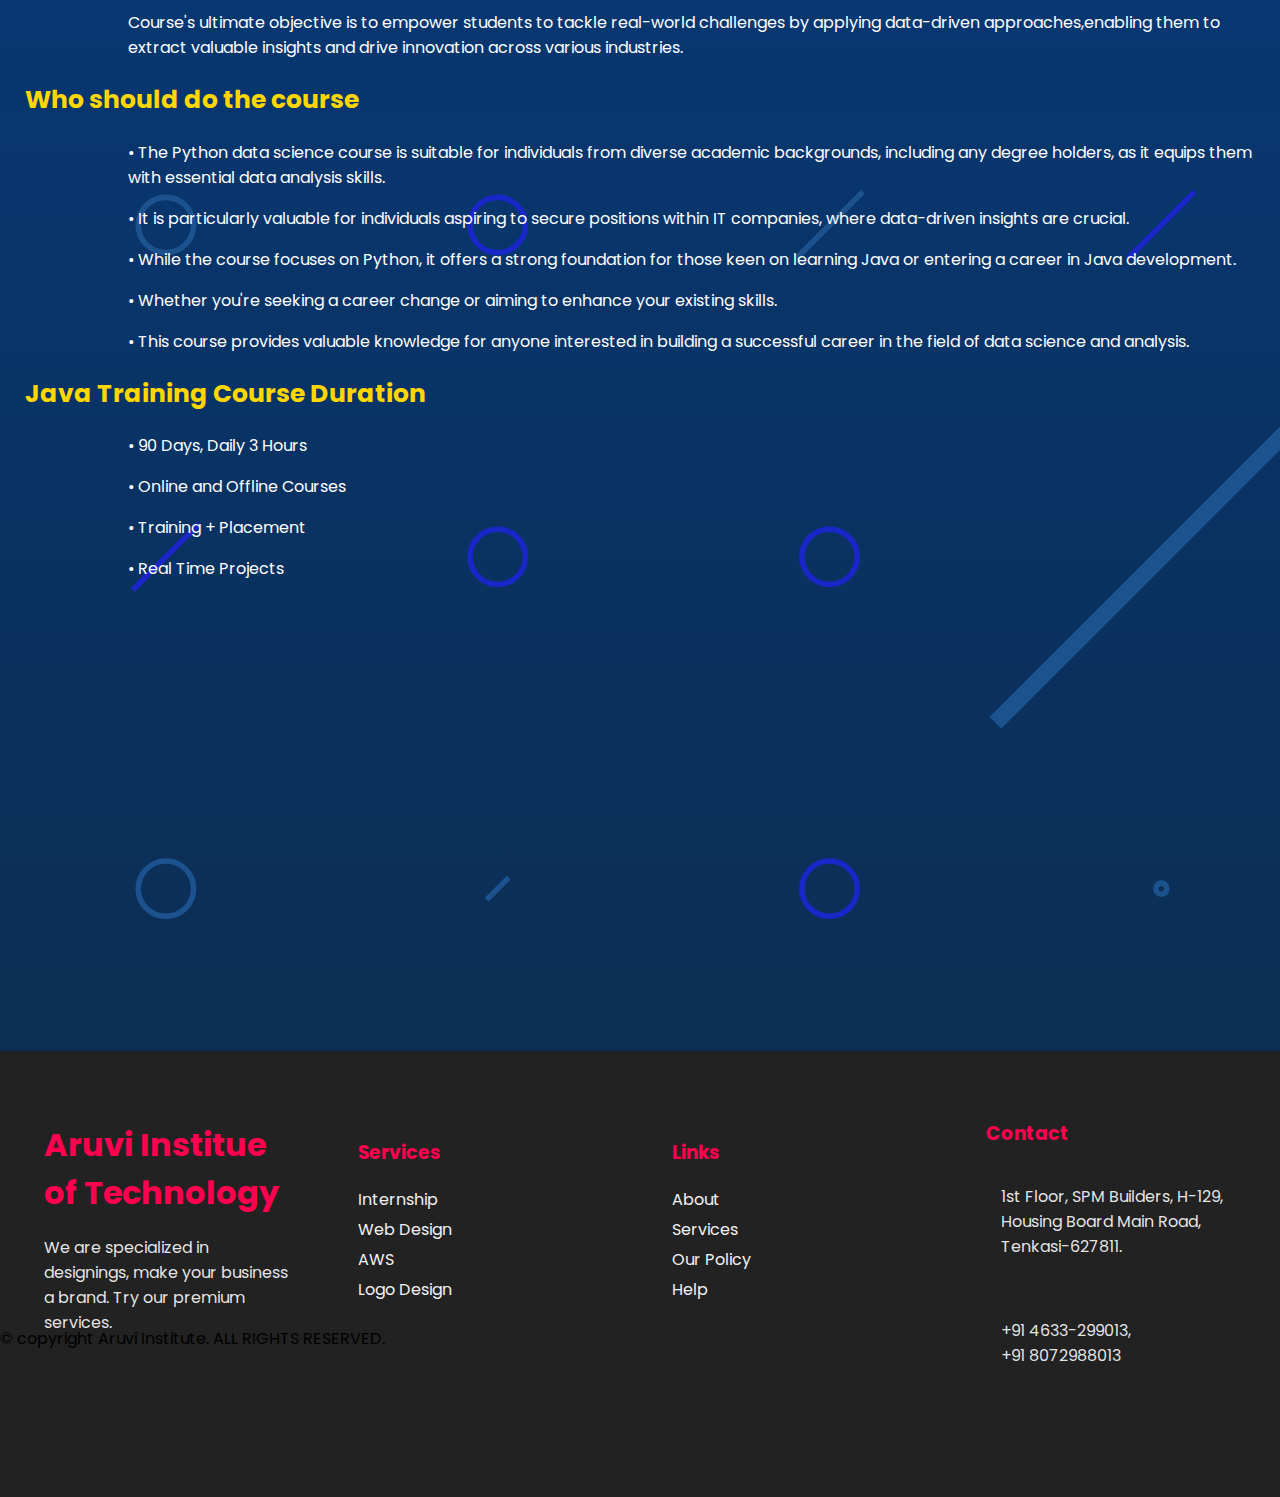
<file: FrontEnd Projects/Aruvi project/aruvi DS/DS.html>
<!DOCTYPE html>
<html lang="en">
<head>
    <meta charset="UTF-8">
    <meta name="viewport" content="width=device-width, initial-scale=1.0">
    <title>Aruvi - DataScience</title>
    <link rel="stylesheet" type="text/css" href="ds.css">
</head>
<body>
    <!-- Navigation Bar-->
    <section class="nav">
        <img class="logo" src="images/logos.png" alt="logo">
        <i class='bx bx-menu' id="menu-icon"></i>
        <nav class="navbar">
            <a href="home.html" class="active">Home</a>
            <a href="#">About</a>
            <a href="#">Courses</a>
            <a href="#">Services</a>
            <a href="#">Placement</a>
            <a href="#">Gallery</a>
            <a href="#">Contact</a>
        </nav>
    </section>
 



    <section class="overview">
        <h1 class="neonText">Data Science</h1>
        <img class="img1" src="images/3.jpg" alt="DataScience">
        
        
        <h2>Training Overview</h2>
            <p><li><b style="color:yellow;">Data science </b> training provides a comprehensive foundation in statistics, programming, and machine learning techniques to extract insights from complex data.</li></p>
            <p><li>Learners acquire proficiency in languages like Python and R, as well as tools such as Pandas, Scikit-learn, and visualization libraries.</li></p>
            <p><li>The curriculum covers data collection, pre-processing, exploratory analysis, and advanced modelling, encompassing supervised, unsupervised, and optionally deep learning.</li></p>
            <p><li>Ethical considerations and effective communication skills are emphasized.</li></p>
            <p><li>Empowering graduates to tackle real-world challenges and make data-driven decisions.</li></p>    
        

        <h2>What are the Python Data Science Course Pre-requisites?</h2>
            <p><li>Prior to enrolling in a Python Data Science course, a solid foundation in programming basics is essential.</li></p>
            <p><li>amiliarity with Python syntax, data structures, and functions is recommended.</li></p>
            <p><li>Basic understanding of statistics,including concepts like mean, median, and standard deviation, is advantageous for grasping data analysis concepts.</li></p> 
            <p><li>Proficiency in using libraries like NumPy and Pandas for data manipulation and exploration is beneficial.</li></p>
            <p><li>Additionally, having a curiosity for problem-solving and a willingness to engage with real-world datasets will enhance the learning experience.</li></p>
    
        <h2>Objectives of the Course</h2>
                <h3>&#x2714;Develop Data Proficiency</h3>
                <p class="txt">The skills needed to proficiently collect, clean, preprocess, and manage various types of data, ensuring it is ready for analysis.</p>
                <h3>&#x2714;Master Analytical Techniques</h3>
                <p class="txt">Students will learn of statistical and machine learning techniques to analyze data, derive insights,and make informed predictions or decisions.</p>
                <h3>&#x2714;Enhance Programming Skills</h3>
                <p class="txt">The course seeks to improve students' programming abilities, particularly in languages like Python or R, enabling them to create efficient data pipelines and develop custom algorithms.</p>
                <h3>&#x2714;Enable Effective Visualization and Communication</h3>
                <p class="txt">Students will understand how to create compelling data visualizations and effectively communicate complex findings to both technical and non-technical audiences, aiding decision-making.</p>
                <h3>&#x2714;Solve Real-World Problems</h3>
                <p class="txt">Course's ultimate objective is to empower students to tackle real-world challenges by applying data-driven approaches,enabling them to extract valuable insights and drive innovation across various industries.</p>
                
        <h2>Who should do the course</h2>
            <p class="txt">•	The Python data science course is suitable for individuals from diverse academic backgrounds, including any degree holders, as it equips them with essential data analysis skills.</p>
            <p class="txt">•	It is particularly valuable for individuals aspiring to secure positions within IT companies, where data-driven insights are crucial.</p>
            <p class="txt">•	While the course focuses on Python, it offers a strong foundation for those keen on learning Java or entering a career in Java development.</p>
            <p class="txt">•	Whether you're seeking a career change or aiming to enhance your existing skills.</p> 
            <p class="txt">•	This course provides valuable knowledge for anyone interested in building a successful career in the field of data science and analysis.</p>
            
        <h2>Java Training Course Duration</h2>
            <p class="txt">•	90 Days, Daily 3 Hours</p>
            <p class="txt">•	Online and Offline Courses</p>
            <p class="txt">•	Training + Placement</p>
            <p class="txt">•	Real Time Projects</p> 
    
    </section>



    <section class="footer">
        <footer>
            <div class="container">
                <div class="row">
                      <div class="col" id="company">
                          <h1>Aruvi Institue of Technology</h1>
                          <p>
                            We are specialized in designings, make your business a brand.
                            Try our premium services.
                          </p>
                          <div class="social">
                            <a href="https://www.facebook.com/aruviinstitute.tenkasi"><i class="fab fa-facebook"></i></a>
                            <a href="https://www.instagram.com/aruvi_python_learning/?utm_medium=copy_link"><i class="fab fa-instagram"></i></a>
                            <a href="https://www.youtube.com/c/AruviTechNews"><i class="fab fa-youtube"></i></a>
                            <a href="https://twitter.com/AruviOf"><i class="fab fa-twitter"></i></a>
                            <a href="#"><i class="fab fa-linkedin"></i></a>
                          </div>
                      </div>
    
    
                      <div class="col" id="services">
                         <h3>Services</h3>
                         <div class="links">
                            <a href="#">Internship</a>
                            <a href="#">Web Design</a>
                            <a href="#">AWS</a>
                            <a href="#">Logo Design</a>
                         </div>
                      </div>
    
                      <div class="col" id="useful-links">
                         <h3>Links</h3>
                         <div class="links">
                            <a href="#">About</a>
                            <a href="#">Services</a>
                            <a href="#">Our Policy</a>
                            <a href="#">Help</a>
                         </div>
                      </div>
    
                      <div class="col" id="contact">
                          <h3>Contact</h3>
                          <div class="contact-details">
                             <i class="fa fa-location"></i>
                             <p>1st Floor, SPM Builders, H-129,<br>Housing Board Main Road,<br>Tenkasi-627811.</p>
                          </div>
                          <div id="phone" class="contact-details">
                             <i class="fa fa-phone"></i>
                             <p>+91 4633-299013,<br>+91 8072988013</p>
                          </div>
                      </div>
                </div>
    
                <!-- <div class="row">
                      <div class="form">
                        <form action="">
                            <input type="text" placeholder="Email here...">
                            <button><i class="fa fa-paper-plane"></i></button>
                        </form>
                      </div>-->
                </div> 
                <div id="copyright">&#169 copyright Aruvi Institute. ALL RIGHTS RESERVED.</div>
            </div>
         </footer>
    </section>

</body>
</html>
</file>
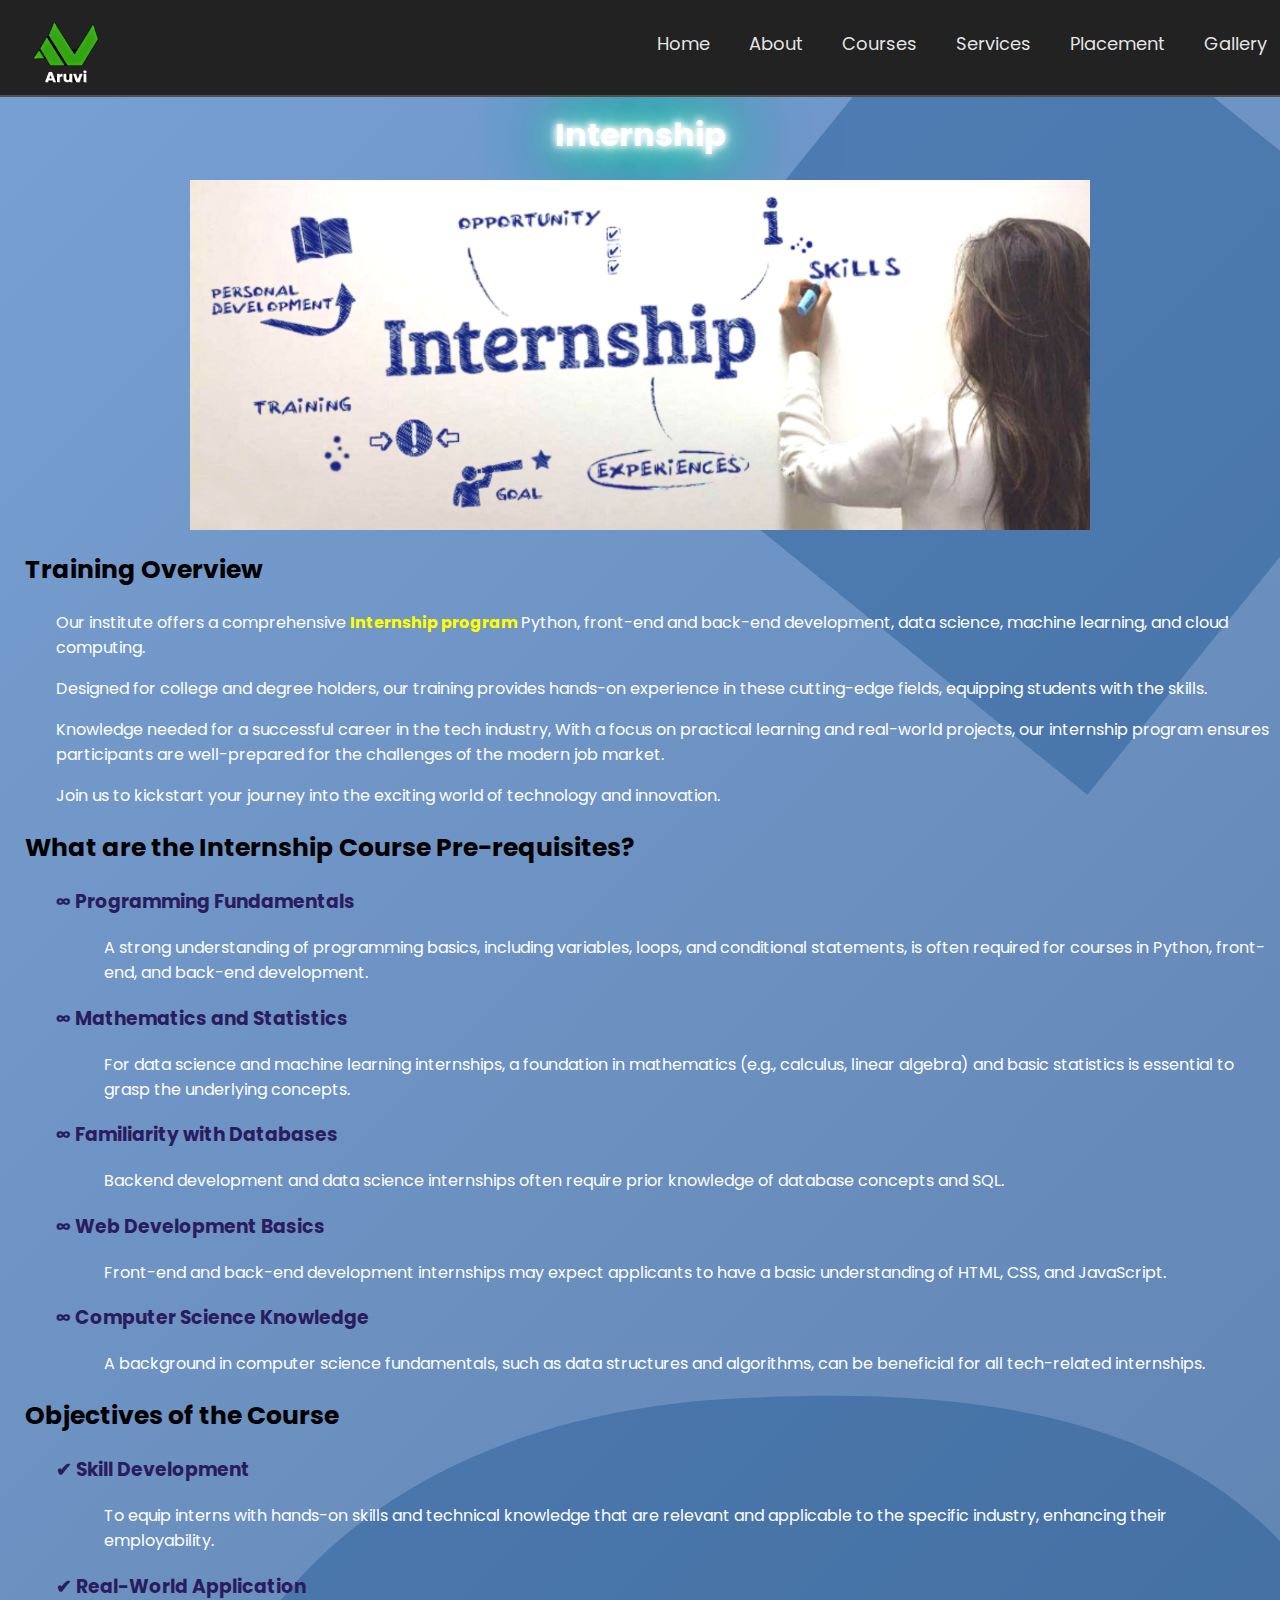
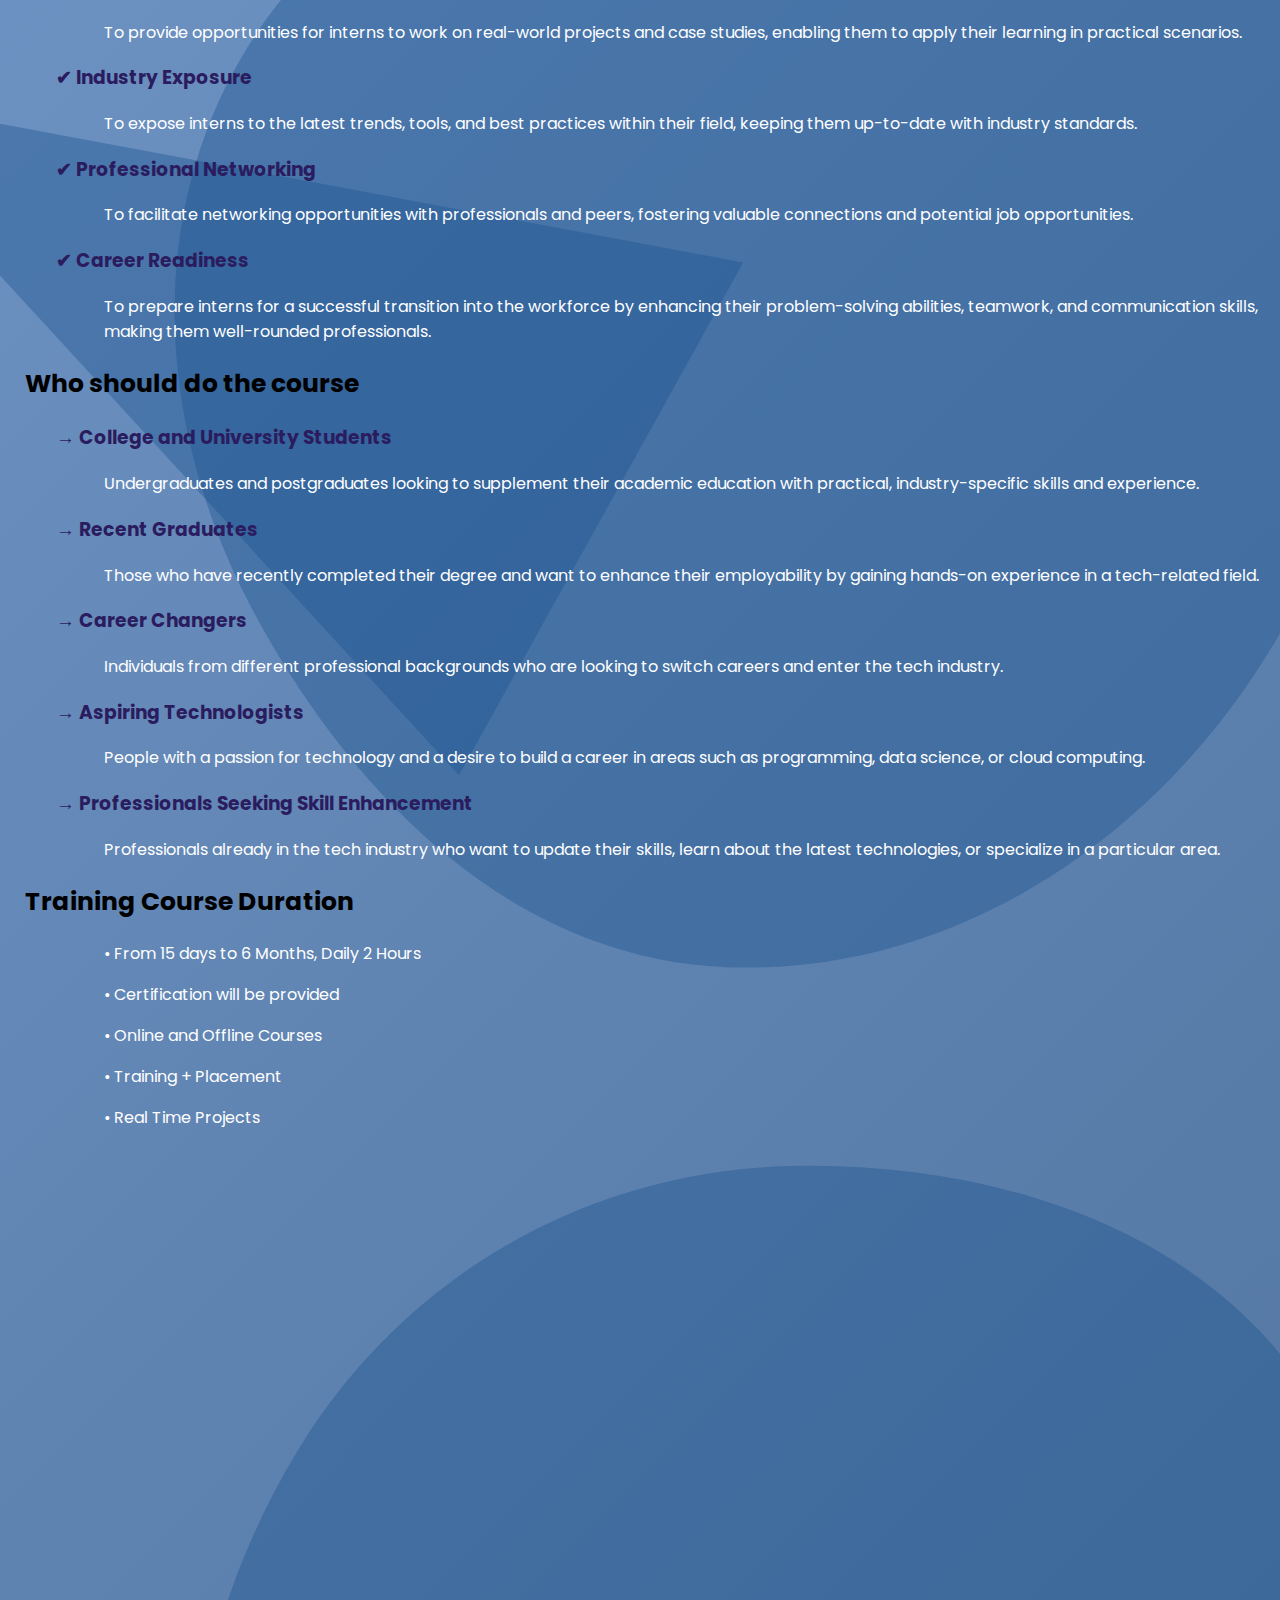
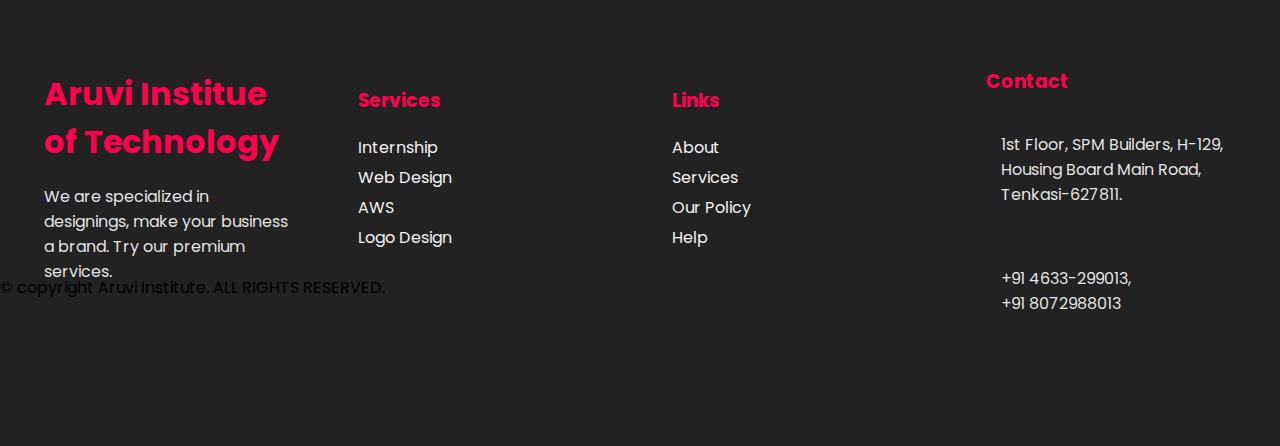
<file: FrontEnd Projects/Aruvi project/aruvi IN/IN.html>
<!DOCTYPE html>
<html lang="en">
<head>
    <meta charset="UTF-8">
    <meta name="viewport" content="width=device-width, initial-scale=1.0">
    <title>Aruvi - Internship</title>
    <link rel="stylesheet" type="text/css" href="in.css">
</head>
<body>
    <!-- Navigation Bar -->
    <section class="nav">
        <img class="logo" src="images/logos.png" alt="logo">
        <i class='bx bx-menu' id="menu-icon"></i>
        <nav class="navbar">
            <a href="home.html" class="active">Home</a>
            <a href="#">About</a>
            <a href="#">Courses</a>
            <a href="#">Services</a>
            <a href="#">Placement</a>
            <a href="#">Gallery</a>
            <a href="#">Contact</a>
        </nav>
    </section>


    <section class="overview">
        <h1 class="neonText">Internship</h1>
        <img class="img1" src="images/img1.png" alt="Internship">

        <h2>Training Overview</h2>
            <p><li>Our institute offers a comprehensive <b style="color: yellow;">Internship program </b>Python, front-end and back-end development, data science, machine learning, and cloud computing.</li></p>
            <p><li>Designed for college and degree holders, our training provides hands-on experience in these cutting-edge fields, equipping students with the skills.</li></p>
            <p><li>Knowledge needed for a successful career in the tech industry, With a focus on practical learning and real-world projects, our internship program ensures participants are well-prepared for the challenges of the modern job market.</li></p>
            <p><li>Join us to kickstart your journey into the exciting world of technology and innovation.</li></p>

        <h2>What are the Internship Course Pre-requisites?</h2>
            <h3>&#8734;  Programming Fundamentals</h3>
            <p class="txt">A strong understanding of programming basics, including variables, loops, and conditional statements, is often required for courses in Python, front-end, and back-end development.</p>
            <h3>&#8734;  Mathematics and Statistics</h3>
            <p class="txt">For data science and machine learning internships, a foundation in mathematics (e.g., calculus, linear algebra) and basic statistics is essential to grasp the underlying concepts.</p>
            <h3>&#8734;  Familiarity with Databases</h3>
            <p class="txt">Backend development and data science internships often require prior knowledge of database concepts and SQL.</p>
            <h3>&#8734;  Web Development Basics</h3>
            <p class="txt">Front-end and back-end development internships may expect applicants to have a basic understanding of HTML, CSS, and JavaScript.</p>
            <h3>&#8734;  Computer Science Knowledge</h3>
            <p class="txt">A background in computer science fundamentals, such as data structures and algorithms, can be beneficial for all tech-related internships.</p>

        <h2>Objectives of the Course</h2>
            <h3>&#x2714;  Skill Development</h3>
            <p class="txt">To equip interns with hands-on skills and technical knowledge that are relevant and applicable to the specific industry, enhancing their employability.</p>
            <h3>&#x2714;  Real-World Application</h3>
            <p class="txt">To provide opportunities for interns to work on real-world projects and case studies, enabling them to apply their learning in practical scenarios.</p>
            <h3>&#x2714;  Industry Exposure</h3>
            <p class="txt">To expose interns to the latest trends, tools, and best practices within their field, keeping them up-to-date with industry standards.</p>
            <h3>&#x2714;  Professional Networking</h3>
            <p class="txt">To facilitate networking opportunities with professionals and peers, fostering valuable connections and potential job opportunities.</p>
            <h3>&#x2714;  Career Readiness</h3>
            <p class="txt">To prepare interns for a successful transition into the workforce by enhancing their problem-solving abilities, teamwork, and communication skills, making them well-rounded professionals.</p>

        <h2>Who should do the course</h2>
            <h3>&#8594;  College and University Students</h3>
            <p class="txt">Undergraduates and postgraduates looking to supplement their academic education with practical, industry-specific skills and experience.</p>
            <h3>&#8594;  Recent Graduates</h3>
            <p class="txt">Those who have recently completed their degree and want to enhance their employability by gaining hands-on experience in a tech-related field.</p>
            <h3>&#8594;  Career Changers</h3>
            <p class="txt">Individuals from different professional backgrounds who are looking to switch careers and enter the tech industry.</p>
            <h3>&#8594;  Aspiring Technologists</h3>
            <p class="txt">People with a passion for technology and a desire to build a career in areas such as programming, data science, or cloud computing.</p>
            <h3>&#8594;  Professionals Seeking Skill Enhancement</h3>
            <p class="txt">Professionals already in the tech industry who want to update their skills, learn about the latest technologies, or specialize in a particular area.</p>

        <h2>Training Course Duration</h2>
            <p class="txt">•	From 15 days to 6 Months, Daily 2 Hours</p>
            <p class="txt">•	Certification will be provided</p>
            <p class="txt">•	Online and Offline Courses</p>
            <p class="txt">•	Training + Placement</p>
            <p class="txt">•	Real Time Projects</p> 

    </section>


    <section class="footer">
        <footer>
            <div class="container">
                <div class="row">
                      <div class="col" id="company">
                          <h1>Aruvi Institue of Technology</h1>
                          <p>
                            We are specialized in designings, make your business a brand.
                            Try our premium services.
                          </p>
                          <div class="social">
                            <a href="https://www.facebook.com/aruviinstitute.tenkasi"><i class="fab fa-facebook"></i></a>
                            <a href="https://www.instagram.com/aruvi_python_learning/?utm_medium=copy_link"><i class="fab fa-instagram"></i></a>
                            <a href="https://www.youtube.com/c/AruviTechNews"><i class="fab fa-youtube"></i></a>
                            <a href="https://twitter.com/AruviOf"><i class="fab fa-twitter"></i></a>
                            <a href="#"><i class="fab fa-linkedin"></i></a>
                          </div>
                      </div>
    
    
                      <div class="col" id="services">
                         <h3>Services</h3>
                         <div class="links">
                            <a href="#">Internship</a>
                            <a href="#">Web Design</a>
                            <a href="#">AWS</a>
                            <a href="#">Logo Design</a>
                         </div>
                      </div>
    
                      <div class="col" id="useful-links">
                         <h3>Links</h3>
                         <div class="links">
                            <a href="#">About</a>
                            <a href="#">Services</a>
                            <a href="#">Our Policy</a>
                            <a href="#">Help</a>
                         </div>
                      </div>
    
                      <div class="col" id="contact">
                          <h3>Contact</h3>
                          <div class="contact-details">
                             <i class="fa fa-location"></i>
                             <p>1st Floor, SPM Builders, H-129,<br>Housing Board Main Road,<br>Tenkasi-627811.</p>
                          </div>
                          <div id="phone" class="contact-details">
                             <i class="fa fa-phone"></i>
                             <p>+91 4633-299013,<br>+91 8072988013</p>
                          </div>
                      </div>
                </div>
    
                <!-- <div class="row">
                      <div class="form">
                        <form action="">
                            <input type="text" placeholder="Email here...">
                            <button><i class="fa fa-paper-plane"></i></button>
                        </form>
                      </div>-->
                </div> 
                <div id="copyright">&#169 copyright Aruvi Institute. ALL RIGHTS RESERVED.</div>
            </div>
         </footer>
    </section>


    
</body>
</html>
</file>
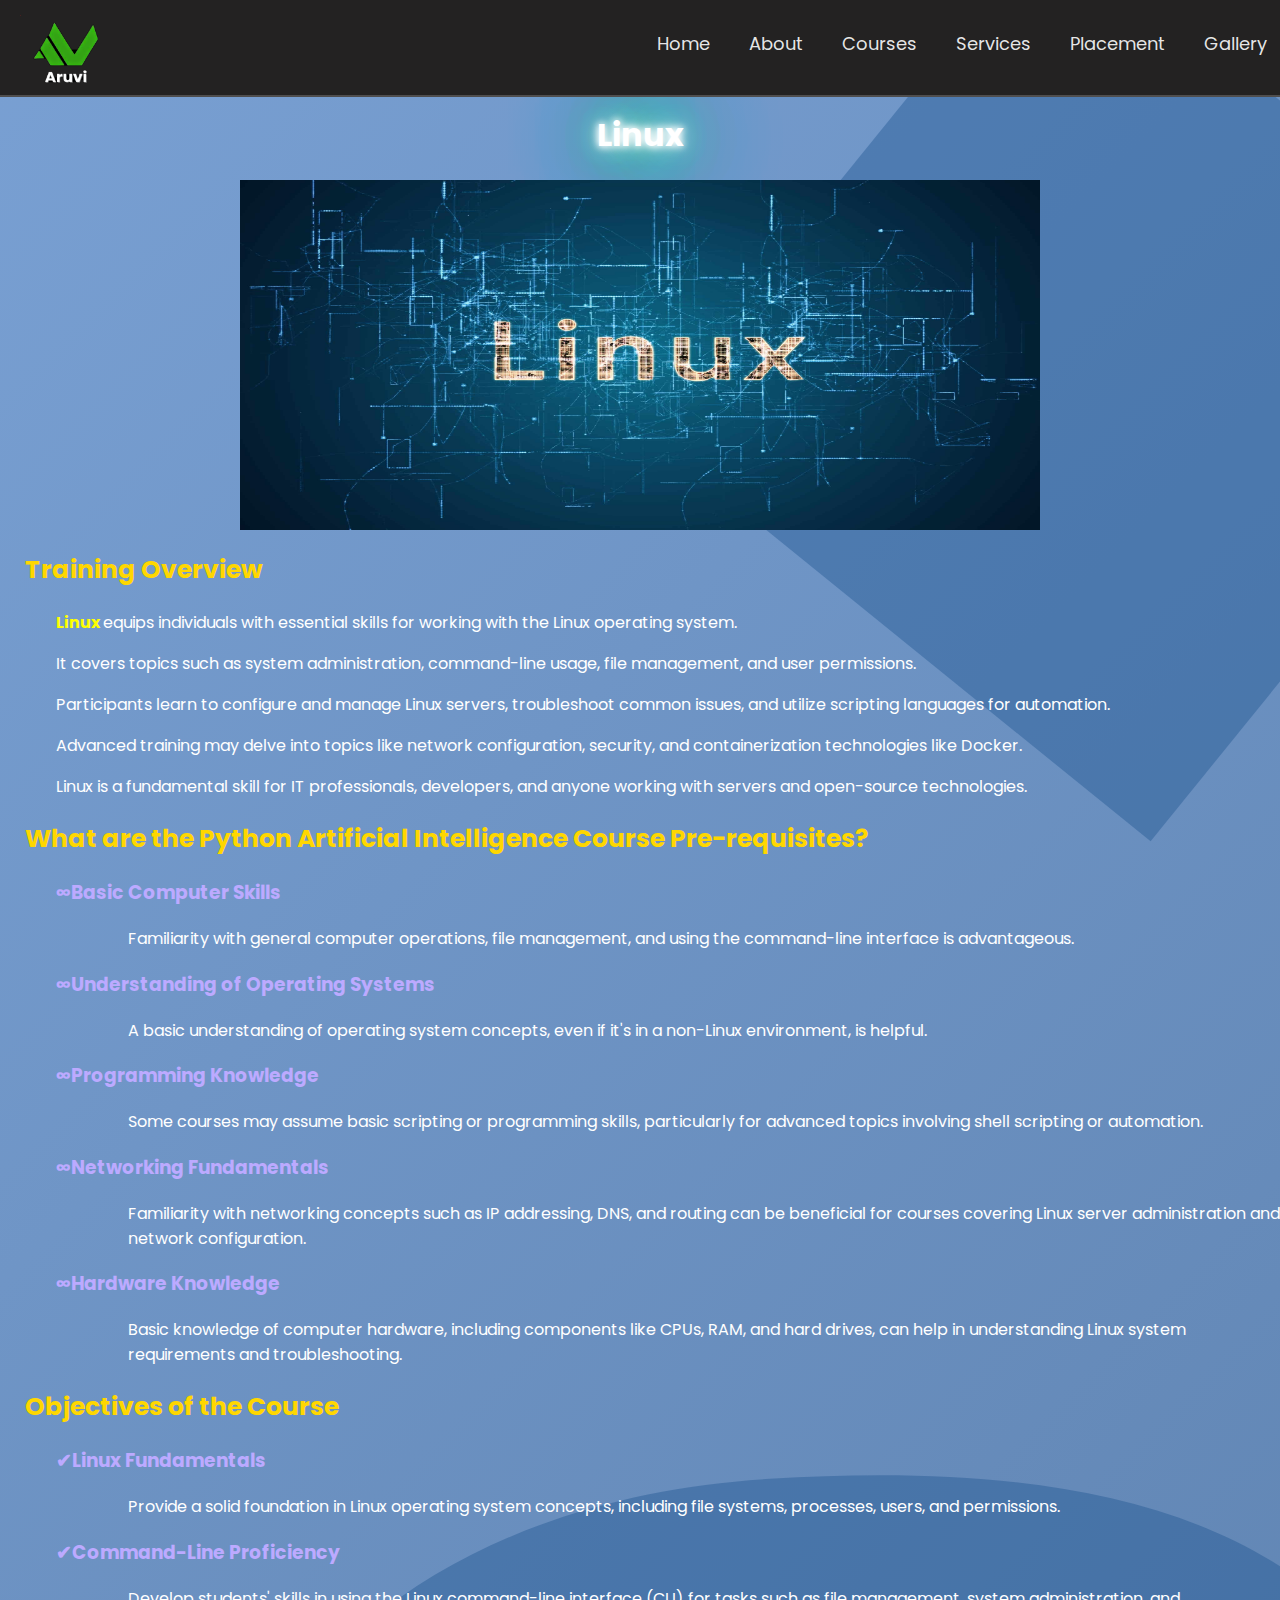
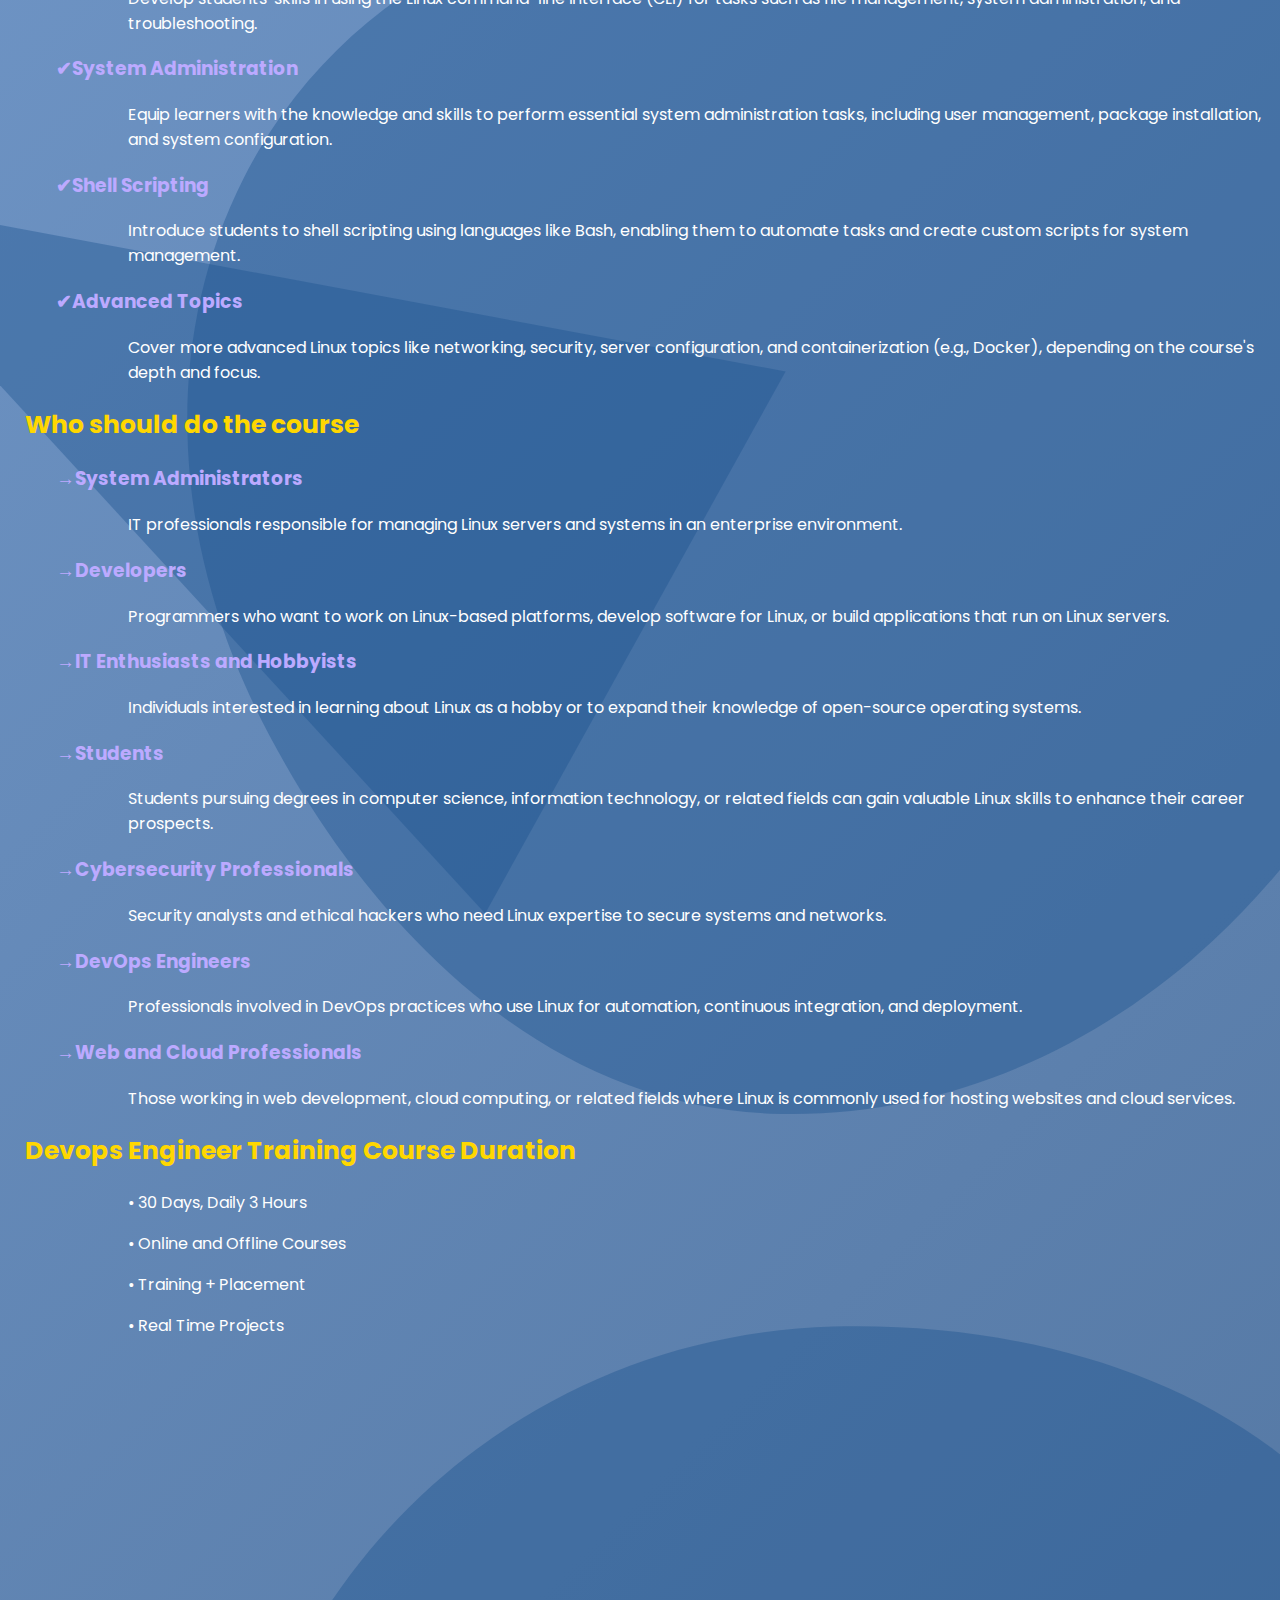
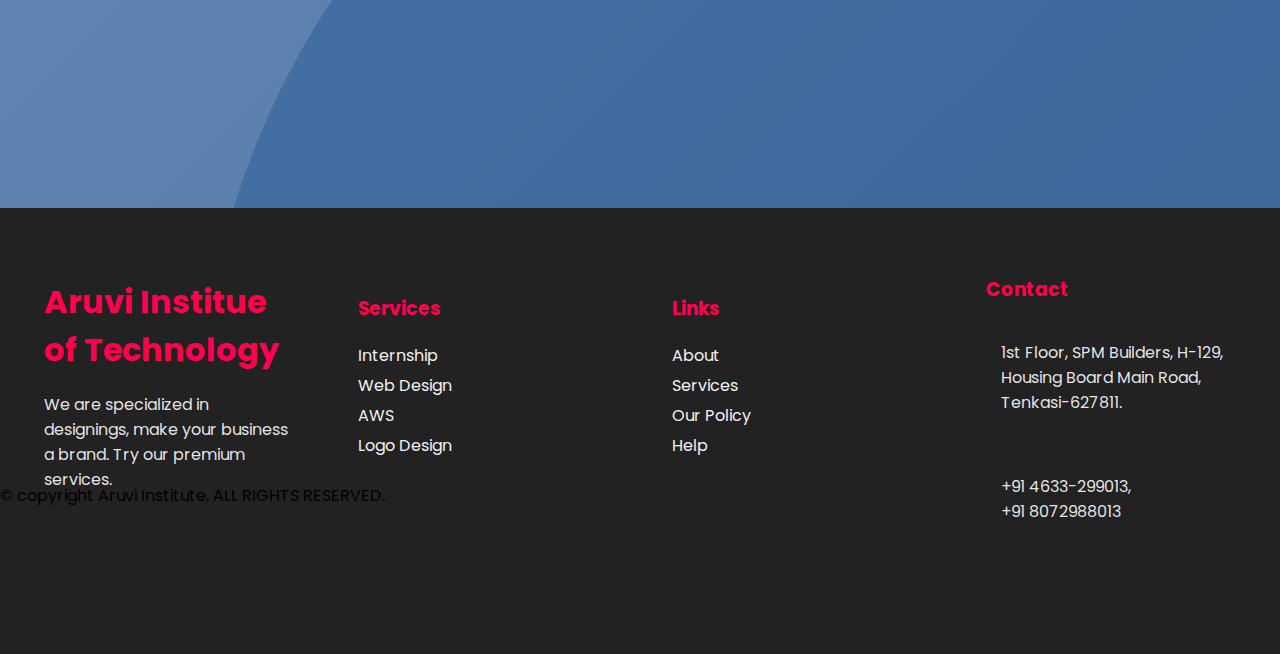
<file: FrontEnd Projects/Aruvi project/aruvi LX/lx.html>
<!DOCTYPE html>
<html lang="en">
<head>
    <meta charset="UTF-8">
    <meta name="viewport" content="width=device-width, initial-scale=1.0">
    <title>Aruvi - Linux</title>
    <link rel="stylesheet" type="text/css" href="lx.css">
</head>
<body>
    <!-- Navigation Bar -->
    <section class="nav">
        <img class="logo" src="images/logos.png" alt="logo">
        <i class='bx bx-menu' id="menu-icon"></i>
        <nav class="navbar">
            <a href="home.html" class="active">Home</a>
            <a href="#">About</a>
            <a href="#">Courses</a>
            <a href="#">Services</a>
            <a href="#">Placement</a>
            <a href="#">Gallery</a>
            <a href="#">Contact</a>
        </nav>
    </section>
    

    <section class="overview">
        <h1 class="neonText">Linux</h1>
        <img class="img1" src="images/lx.jpg" alt="Linux">

        <h2>Training Overview</h2>
        <p><li><b style="color: yellow;">Linux </b> equips individuals with essential skills for working with the Linux operating system.</li></p> 
        <p><li>It covers topics such as system administration, command-line usage, file management, and user permissions.</li></p>
        <p><li>Participants learn to configure and manage Linux servers, troubleshoot common issues, and utilize scripting languages for automation.</li></p>
        <p><li>Advanced training may delve into topics like network configuration, security, and containerization technologies like Docker.</li></p>
        <p><li>Linux is a fundamental skill for IT professionals, developers, and anyone working with servers and open-source technologies.</li></p>

        <h2>What are the Python Artificial Intelligence Course Pre-requisites?</h2>
        <h3>&#8734;Basic Computer Skills</h3>
        <p class="txt">Familiarity with general computer operations, file management, and using the command-line interface is advantageous.</p>
        <h3>&#8734;Understanding of Operating Systems</h3>
        <p class="txt">A basic understanding of operating system concepts, even if it's in a non-Linux environment, is helpful.</p>
        <h3>&#8734;Programming Knowledge</h3>
        <p class="txt">Some courses may assume basic scripting or programming skills, particularly for advanced topics involving shell scripting or automation.</p>
        <h3>&#8734;Networking Fundamentals</h3>
        <p class="txt">Familiarity with networking concepts such as IP addressing, DNS, and routing can be beneficial for courses covering Linux server administration and network configuration.</p>
        <h3>&#8734;Hardware Knowledge</h3>
        <p class="txt">Basic knowledge of computer hardware, including components like CPUs, RAM, and hard drives, can help in understanding Linux system requirements and troubleshooting.</p>

        <h2>Objectives of the Course</h2>
        <h3>&#x2714;Linux Fundamentals</h3>
        <p class="txt">Provide a solid foundation in Linux operating system concepts, including file systems, processes, users, and permissions.</p>
        <h3>&#x2714;Command-Line Proficiency</h3>
        <p class="txt">Develop students' skills in using the Linux command-line interface (CLI) for tasks such as file management, system administration, and troubleshooting.</p>
        <h3>&#x2714;System Administration</h3>
        <p class="txt">Equip learners with the knowledge and skills to perform essential system administration tasks, including user management, package installation, and system configuration.</p>
        <h3>&#x2714;Shell Scripting</h3>
        <p class="txt">Introduce students to shell scripting using languages like Bash, enabling them to automate tasks and create custom scripts for system management.</p>
        <h3>&#x2714;Advanced Topics</h3>
        <p class="txt">Cover more advanced Linux topics like networking, security, server configuration, and containerization (e.g., Docker), depending on the course's depth and focus.</p>
            
        <h2>Who should do the course</h2>
        <h3>&#8594;System Administrators</h3>
        <p class="txt">IT professionals responsible for managing Linux servers and systems in an enterprise environment.</p>
        <h3>&#8594;Developers</h3>
        <p class="txt">Programmers who want to work on Linux-based platforms, develop software for Linux, or build applications that run on Linux servers.</p>
        <h3>&#8594;IT Enthusiasts and Hobbyists</h3>
        <p class="txt">Individuals interested in learning about Linux as a hobby or to expand their knowledge of open-source operating systems.</p>
        <h3>&#8594;Students</h3>
        <p class="txt">Students pursuing degrees in computer science, information technology, or related fields can gain valuable Linux skills to enhance their career prospects.</p>
        <h3>&#8594;Cybersecurity Professionals</h3>
        <p class="txt">Security analysts and ethical hackers who need Linux expertise to secure systems and networks.</p>
        <h3>&#8594;DevOps Engineers</h3>
        <p class="txt">Professionals involved in DevOps practices who use Linux for automation, continuous integration, and deployment.</p>
        <h3>&#8594;Web and Cloud Professionals</h3>
        <p class="txt">Those working in web development, cloud computing, or related fields where Linux is commonly used for hosting websites and cloud services.</p>
         
        <h2>Devops Engineer Training Course Duration</h2>
            <p class="txt">•	30 Days, Daily 3 Hours</p>
            <p class="txt">•	Online and Offline Courses</p>
            <p class="txt">•	Training + Placement</p>
            <p class="txt">•	Real Time Projects</p> 

    </section>


    <section class="footer">
        <footer>
            <div class="container">
                <div class="row">
                      <div class="col" id="company">
                          <h1>Aruvi Institue of Technology</h1>
                          <p>
                            We are specialized in designings, make your business a brand.
                            Try our premium services.
                          </p>
                          <div class="social">
                            <a href="https://www.facebook.com/aruviinstitute.tenkasi"><i class="fab fa-facebook"></i></a>
                            <a href="https://www.instagram.com/aruvi_python_learning/?utm_medium=copy_link"><i class="fab fa-instagram"></i></a>
                            <a href="https://www.youtube.com/c/AruviTechNews"><i class="fab fa-youtube"></i></a>
                            <a href="https://twitter.com/AruviOf"><i class="fab fa-twitter"></i></a>
                            <a href="#"><i class="fab fa-linkedin"></i></a>
                          </div>
                      </div>
    
    
                      <div class="col" id="services">
                         <h3>Services</h3>
                         <div class="links">
                            <a href="#">Internship</a>
                            <a href="#">Web Design</a>
                            <a href="#">AWS</a>
                            <a href="#">Logo Design</a>
                         </div>
                      </div>
    
                      <div class="col" id="useful-links">
                         <h3>Links</h3>
                         <div class="links">
                            <a href="#">About</a>
                            <a href="#">Services</a>
                            <a href="#">Our Policy</a>
                            <a href="#">Help</a>
                         </div>
                      </div>
    
                      <div class="col" id="contact">
                          <h3>Contact</h3>
                          <div class="contact-details">
                             <i class="fa fa-location"></i>
                             <p>1st Floor, SPM Builders, H-129,<br>Housing Board Main Road,<br>Tenkasi-627811.</p>
                          </div>
                          <div id="phone" class="contact-details">
                             <i class="fa fa-phone"></i>
                             <p>+91 4633-299013,<br>+91 8072988013</p>
                          </div>
                      </div>
                </div>
    
                <!-- <div class="row">
                      <div class="form">
                        <form action="">
                            <input type="text" placeholder="Email here...">
                            <button><i class="fa fa-paper-plane"></i></button>
                        </form>
                      </div>-->
                </div> 
                <div id="copyright">&#169 copyright Aruvi Institute. ALL RIGHTS RESERVED.</div>
            </div>
         </footer>
    </section>



</body>
</html>
</file>
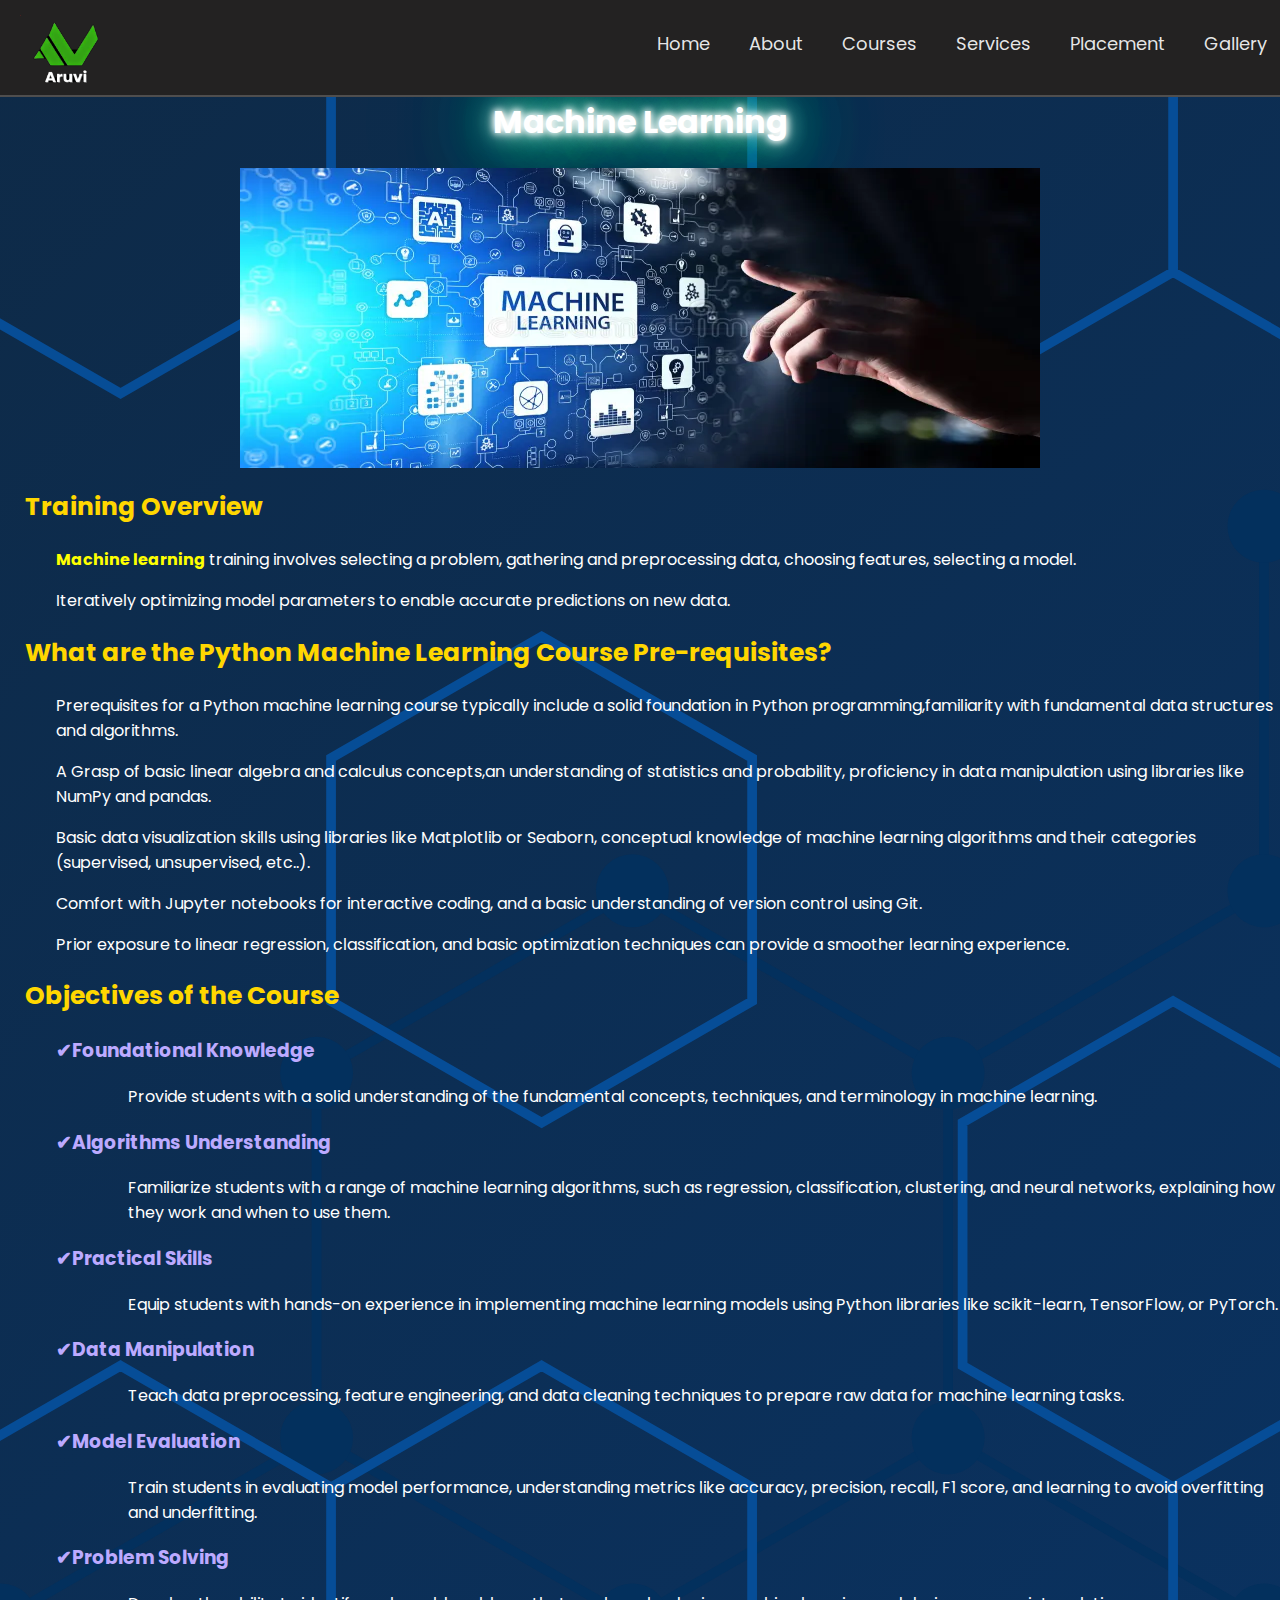
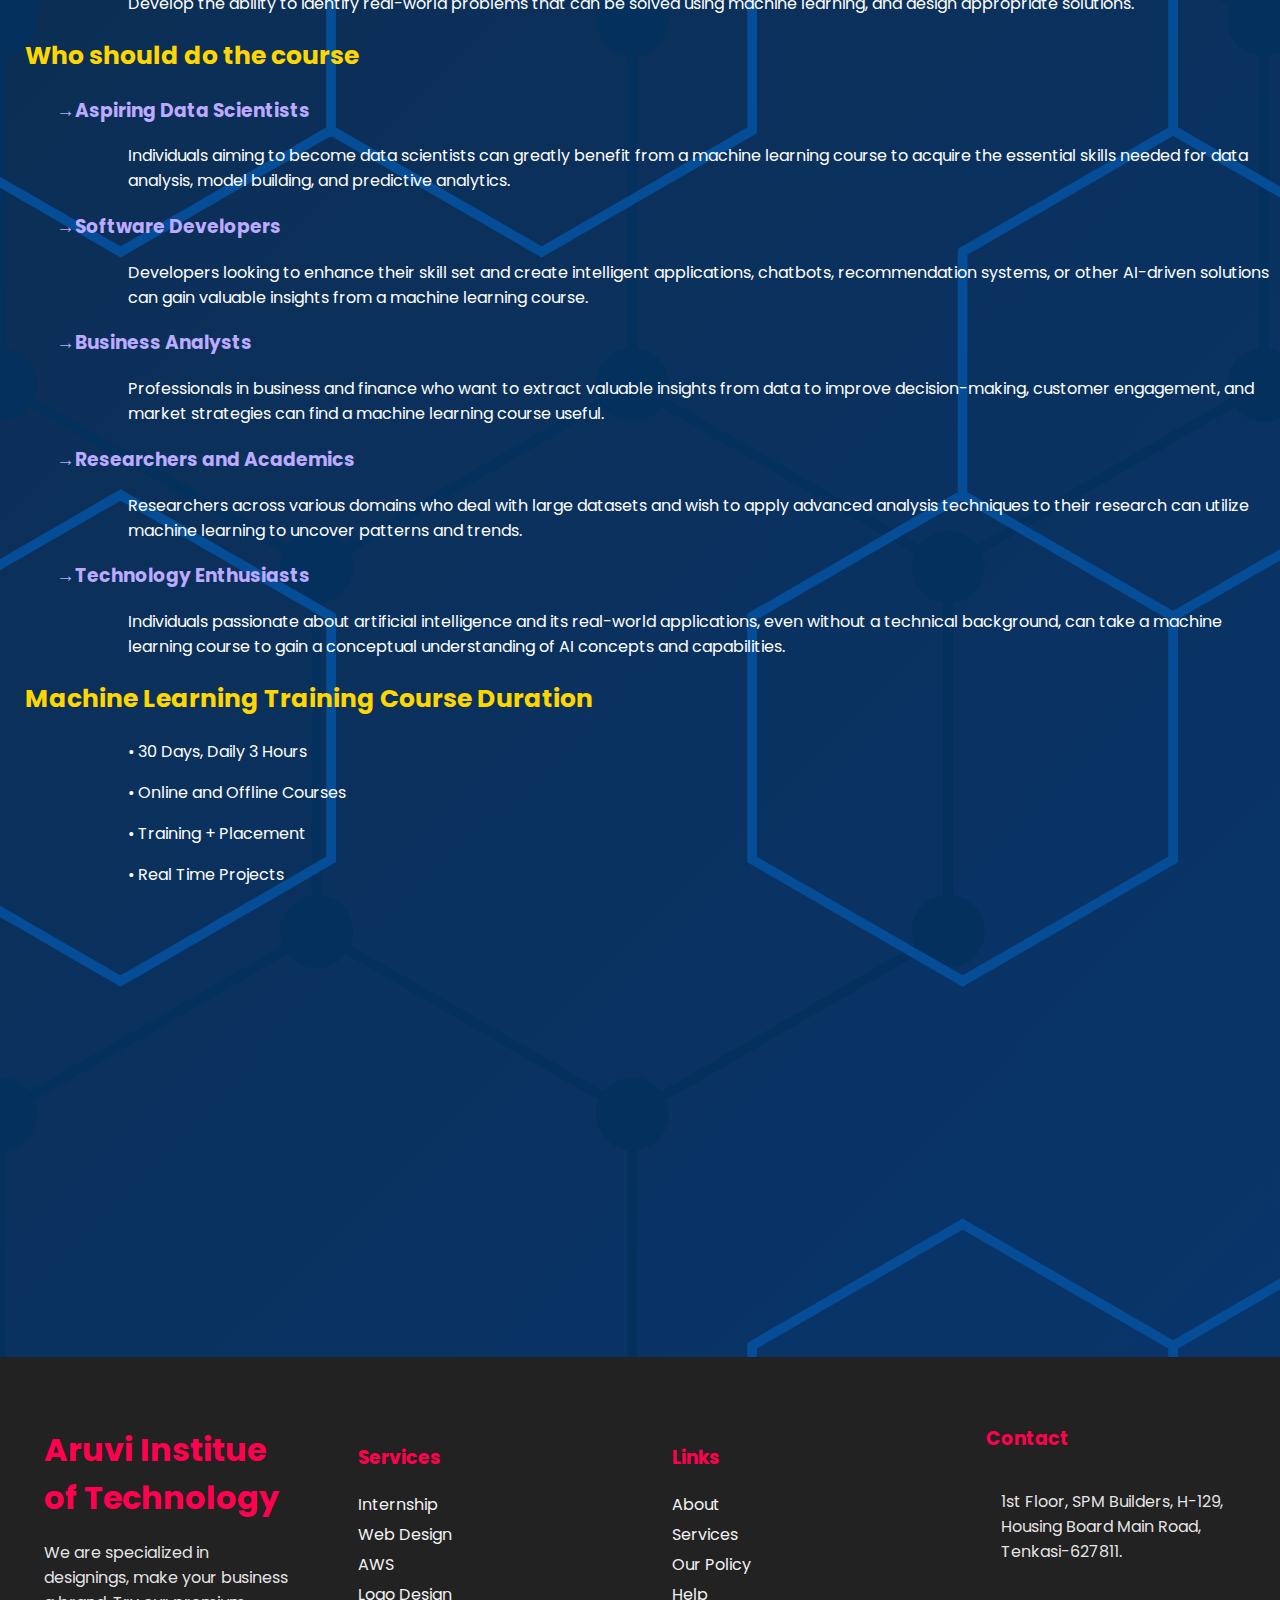
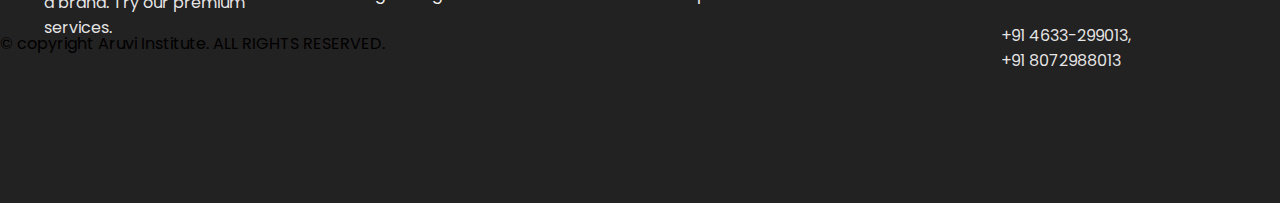
<file: FrontEnd Projects/Aruvi project/aruvi ML/ML.html>
<!DOCTYPE html>
<html lang="en">
<head>
    <meta charset="UTF-8">
    <meta name="viewport" content="width=device-width, initial-scale=1.0">
    <title>Aruvi - MachineLearning</title>
    <link rel="stylesheet" type="text/css" href="ml.css">
</head>
<body>
    <!-- Navigation Bar -->
    <section class="nav">
        <img class="logo" src="images/logos.png" alt="logo">
        <i class='bx bx-menu' id="menu-icon"></i>
        <nav class="navbar">
            <a href="home.html" class="active">Home</a>
            <a href="#">About</a>
            <a href="#">Courses</a>
            <a href="#">Services</a>
            <a href="#">Placement</a>
            <a href="#">Gallery</a>
            <a href="#">Contact</a>
        </nav>
    </section>


    <section class="overview">
        <h1 class="neonText">Machine Learning</h1>
        <img class="img1" src="images/2.jpg" alt="Machine Learning">
    
        <h2>Training Overview</h2>
        <p><li><b style="color: yellow;">Machine learning </b>training involves selecting a problem, gathering and preprocessing data, choosing features, selecting a model.</li></p>
        <p><li>Iteratively optimizing model parameters to enable accurate predictions on new data.</li></p>

        <h2>What are the Python Machine Learning Course Pre-requisites?</h2>
            <p><li>Prerequisites for a Python machine learning course typically include a solid foundation in Python programming,familiarity with fundamental data structures and algorithms.</li></p>
            <p><li>A Grasp of basic linear algebra and calculus concepts,an understanding of statistics and probability, proficiency in data manipulation using libraries like NumPy and pandas.</li></p>
            <p><li>Basic data visualization skills using libraries like Matplotlib or Seaborn, conceptual knowledge of machine learning algorithms and their categories (supervised, unsupervised, etc..).</li></p>
            <p><li>Comfort with Jupyter notebooks for interactive coding, and a basic understanding of version control using Git.</li></p>
            <p><li>Prior exposure to linear regression, classification, and basic optimization techniques can provide a smoother learning experience.</li></p>

        <h2>Objectives of the Course</h2>
                <h3>&#x2714;Foundational Knowledge</h3>
                <p class="txt">Provide students with a solid understanding of the fundamental concepts, techniques, and terminology in machine learning.</p>
                <h3>&#x2714;Algorithms Understanding</h3>
                <p class="txt">Familiarize students with a range of machine learning algorithms, such as regression, classification, clustering, and neural networks, explaining how they work and when to use them.</p> 
                <h3>&#x2714;Practical Skills</h3>
                <p class="txt">Equip students with hands-on experience in implementing machine learning models using Python libraries like scikit-learn, TensorFlow, or PyTorch.</p> 
                <h3>&#x2714;Data Manipulation</h3>
                <p class="txt">Teach data preprocessing, feature engineering, and data cleaning techniques to prepare raw data for machine learning tasks.</p> 
                <h3>&#x2714;Model Evaluation</h3>
                <p class="txt">Train students in evaluating model performance, understanding metrics like accuracy, precision, recall, F1 score, and learning to avoid overfitting and underfitting.</p> 
                <h3>&#x2714;Problem Solving</h3>
                <p class="txt">Develop the ability to identify real-world problems that can be solved using machine learning, and design appropriate solutions.</p> 
                
        <h2>Who should do the course</h2>
                    <h3>&#8594;Aspiring Data Scientists</h3>
                    <p class="txt">Individuals aiming to become data scientists can greatly benefit from a machine learning course to acquire the essential skills needed for data analysis, model building, and predictive analytics.</p> 
                    <h3>&#8594;Software Developers</h3>
                    <p class="txt">Developers looking to enhance their skill set and create intelligent applications, chatbots, recommendation systems, or other AI-driven solutions can gain valuable insights from a machine learning course.</p> 
                    <h3>&#8594;Business Analysts</h3>
                    <p class="txt">Professionals in business and finance who want to extract valuable insights from data to improve decision-making, customer engagement, and market strategies can find a machine learning course useful.</p> 
                    <h3>&#8594;Researchers and Academics</h3>
                    <p class="txt">Researchers across various domains who deal with large datasets and wish to apply advanced analysis techniques to their research can utilize machine learning to uncover patterns and trends.</p> 
                    <h3>&#8594;Technology Enthusiasts</h3>
                    <p class="txt">Individuals passionate about artificial intelligence and its real-world applications, even without a technical background, can take a machine learning course to gain a conceptual understanding of AI concepts and capabilities.</p> 

        <h2>Machine Learning Training Course Duration</h2>
                <p class="txt">•	30 Days, Daily 3 Hours</p>
                <p class="txt">•	Online and Offline Courses</p>
                <p class="txt">•	Training + Placement</p>
                <p class="txt">•	Real Time Projects </p>
    
    </section> 
         


    <section class="footer">
        <footer>
            <div class="container">
                <div class="row">
                      <div class="col" id="company">
                          <h1>Aruvi Institue of Technology</h1>
                          <p>
                            We are specialized in designings, make your business a brand.
                            Try our premium services.
                          </p>
                          <div class="social">
                            <a href="https://www.facebook.com/aruviinstitute.tenkasi"><i class="fab fa-facebook"></i></a>
                            <a href="https://www.instagram.com/aruvi_python_learning/?utm_medium=copy_link"><i class="fab fa-instagram"></i></a>
                            <a href="https://www.youtube.com/c/AruviTechNews"><i class="fab fa-youtube"></i></a>
                            <a href="https://twitter.com/AruviOf"><i class="fab fa-twitter"></i></a>
                            <a href="#"><i class="fab fa-linkedin"></i></a>
                          </div>
                      </div>
    
    
                      <div class="col" id="services">
                         <h3>Services</h3>
                         <div class="links">
                            <a href="#">Internship</a>
                            <a href="#">Web Design</a>
                            <a href="#">AWS</a>
                            <a href="#">Logo Design</a>
                         </div>
                      </div>
    
                      <div class="col" id="useful-links">
                         <h3>Links</h3>
                         <div class="links">
                            <a href="#">About</a>
                            <a href="#">Services</a>
                            <a href="#">Our Policy</a>
                            <a href="#">Help</a>
                         </div>
                      </div>
    
                      <div class="col" id="contact">
                          <h3>Contact</h3>
                          <div class="contact-details">
                             <i class="fa fa-location"></i>
                             <p>1st Floor, SPM Builders, H-129,<br>Housing Board Main Road,<br>Tenkasi-627811.</p>
                          </div>
                          <div id="phone" class="contact-details">
                             <i class="fa fa-phone"></i>
                             <p>+91 4633-299013,<br>+91 8072988013</p>
                          </div>
                      </div>
                </div>
    
                <!-- <div class="row">
                      <div class="form">
                        <form action="">
                            <input type="text" placeholder="Email here...">
                            <button><i class="fa fa-paper-plane"></i></button>
                        </form>
                      </div>-->
                </div> 
                <div id="copyright">&#169 copyright Aruvi Institute. ALL RIGHTS RESERVED.</div>
            </div>
         </footer>
    </section>




</body>
</html>
</file>
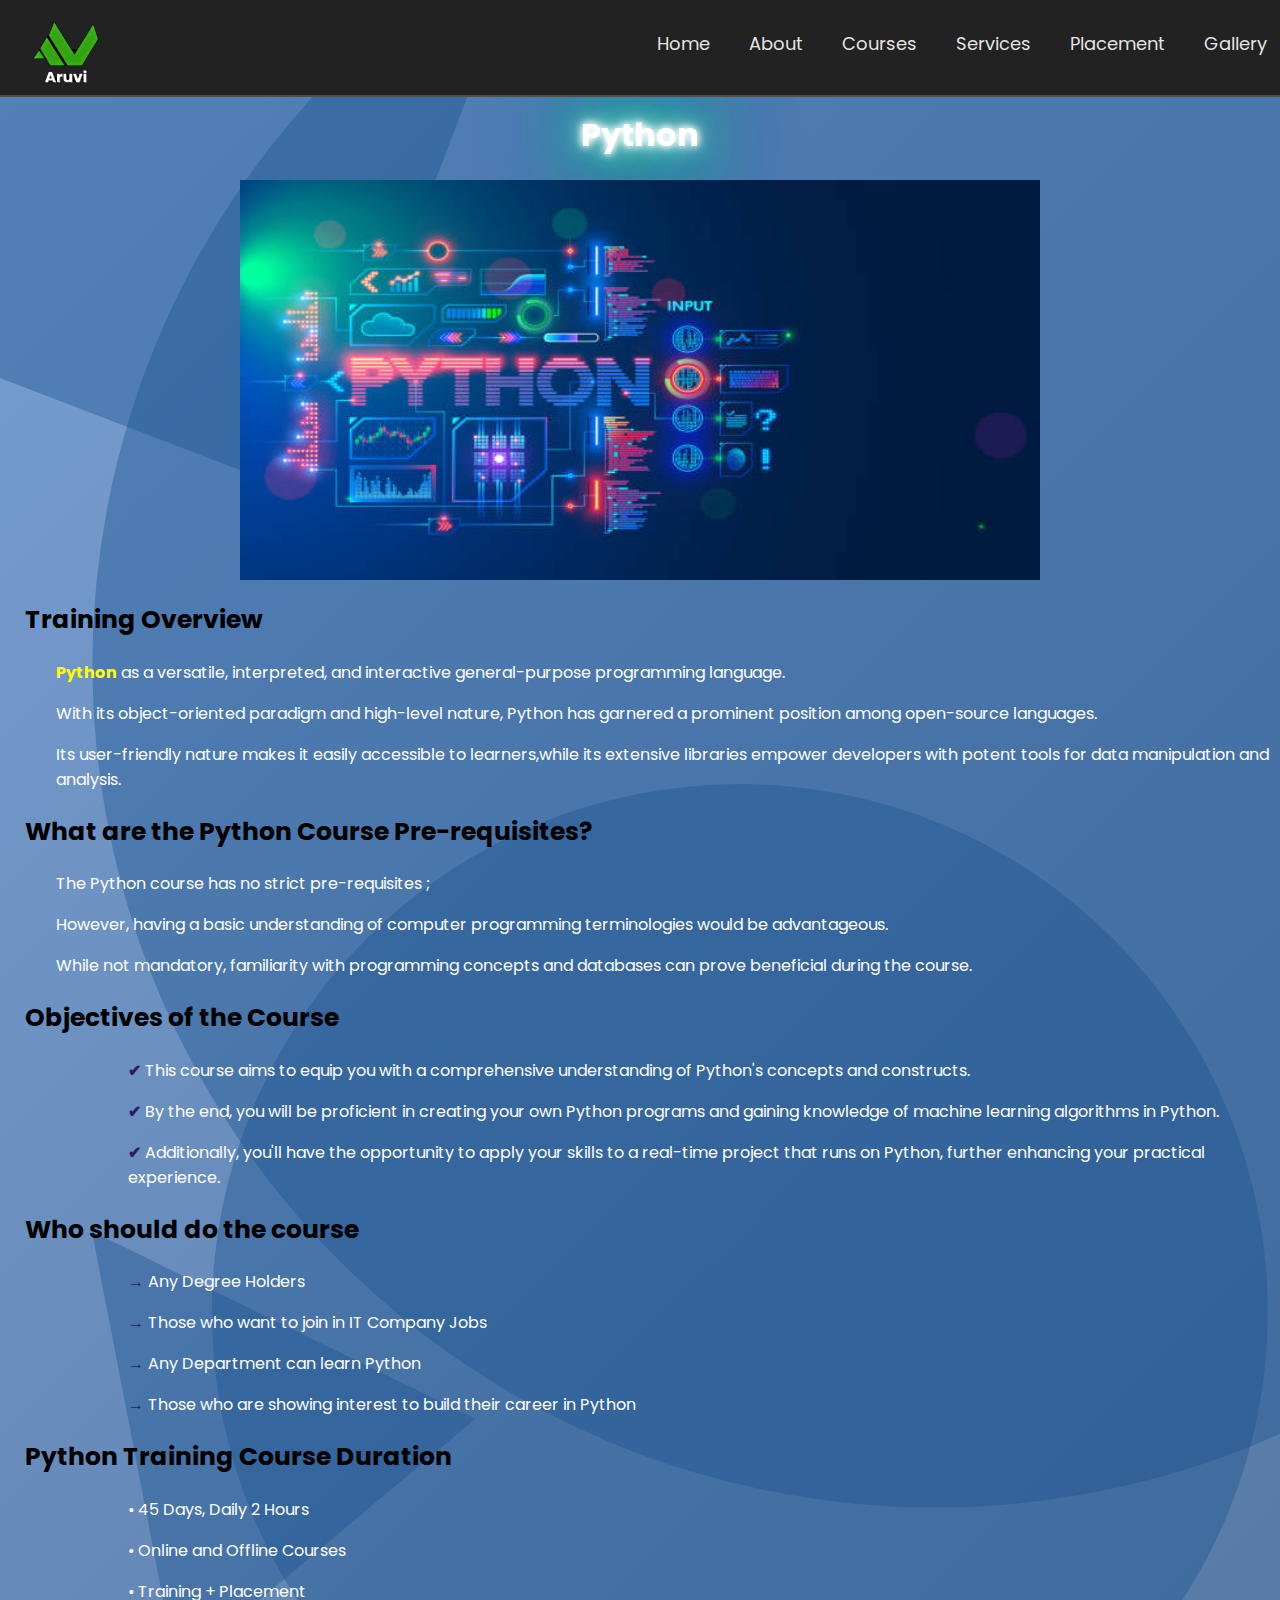
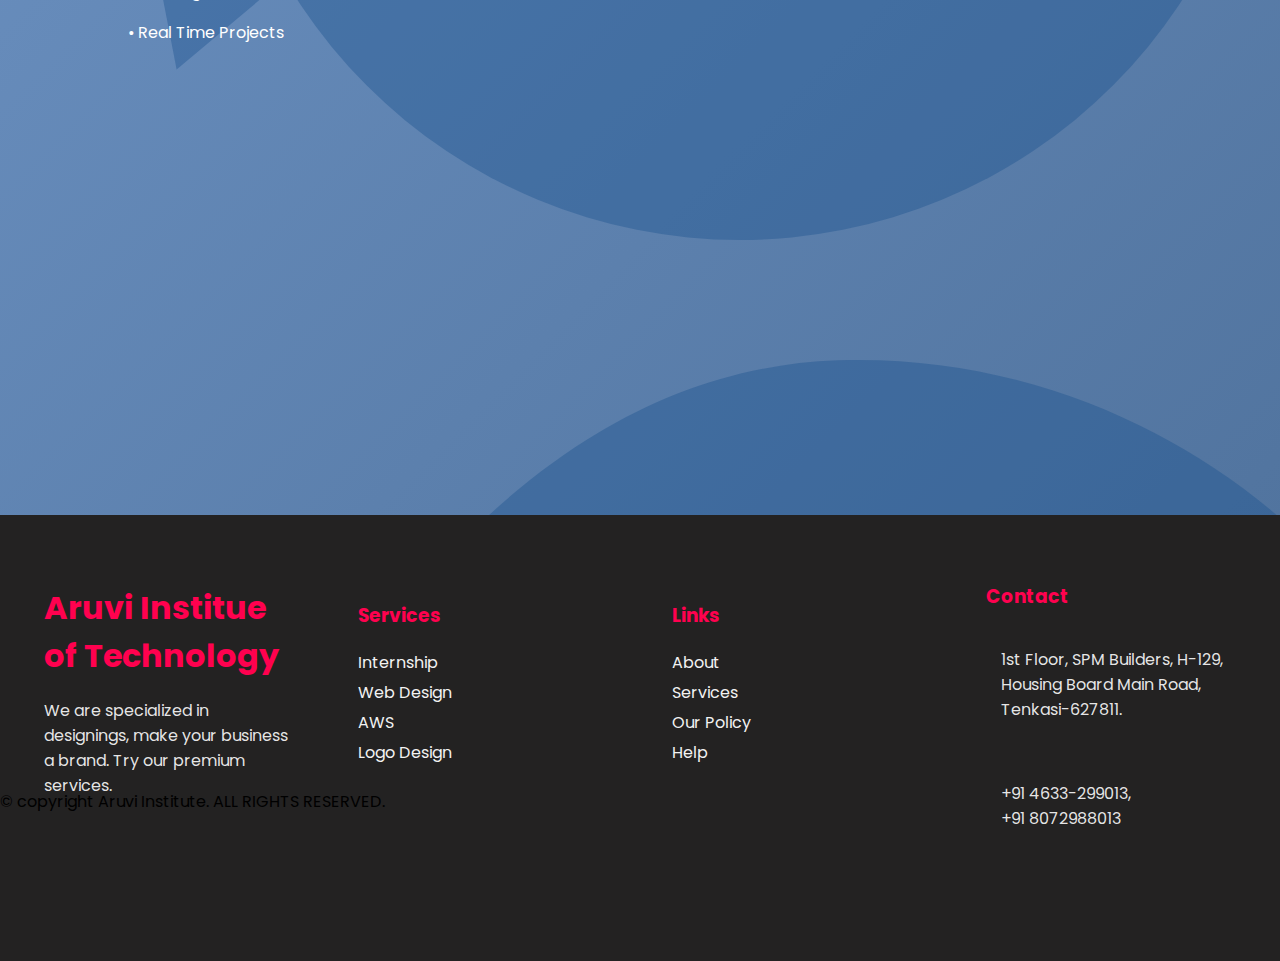
<file: FrontEnd Projects/Aruvi project/aruvi PY/PY.html>
<!DOCTYPE html>
<html lang="en">
<head>
    <meta charset="UTF-8">
    <meta name="viewport" content="width=device-width, initial-scale=1.0">
    <title>Aruvi - Python</title>
    <link rel="stylesheet" type="text/css" href="py.css">
</head>
<body>
    <!-- Navigation Bar -->
    <section class="nav">
        <img class="logo" src="images/logos.png" alt="logo">
        <i class='bx bx-menu' id="menu-icon"></i>
        <nav class="navbar">
            <a href="home.html" class="active">Home</a>
            <a href="#">About</a>
            <a href="#">Courses</a>
            <a href="#">Services</a>
            <a href="#">Placement</a>
            <a href="#">Gallery</a>
            <a href="#">Contact</a>
        </nav>
    </section>

    <section class="overview">
        <h1 class="neonText">Python</h1>
        <img class="img1" src="images/img1.jpg" alt="Python">

        <h2>Training Overview</h2>
        <p><li><b style="color: yellow;">Python</b> as a versatile, interpreted, and interactive general-purpose programming language.</li></p>
        <p><li>With its object-oriented paradigm and high-level nature, Python has garnered a prominent position among open-source languages.</li></p>
        <p><li>Its user-friendly nature makes it easily accessible to learners,while its extensive libraries empower developers with potent tools for data manipulation and analysis.</li></p>

        <h2>What are the Python Course Pre-requisites?</h2>
        <p><li>The Python course has no strict pre-requisites ;</li></p> 
        <p><li>However, having a basic understanding of computer programming terminologies would be advantageous.</li></p>
        <p><li>While not mandatory, familiarity with programming concepts and databases can prove beneficial during the course.</li></p>

        <h2>Objectives of the Course</h2>
        <p class="txt"><b style="color: #2a1c5e;">&#x2714;</b> This course aims to equip you with a comprehensive understanding of Python's concepts and constructs.</p>
        <p class="txt"><b style="color: #2a1c5e;">&#x2714;</b>  By the end, you will be proficient in creating your own Python programs and gaining knowledge of machine learning algorithms in Python.</p>
        <p class="txt"><b style="color: #2a1c5e;">&#x2714;</b>  Additionally, you'll have the opportunity to apply your skills to a real-time project that runs on Python, further enhancing your practical experience.</p>

        <h2>Who should do the course</h2>
        <p class="txt"><b style="color: #2a1c5e;">&#8594;</b>  Any Degree Holders</p>
        <p class="txt"><b style="color: #2a1c5e;">&#8594;</b>  Those who want to join in IT Company Jobs</p>
        <p class="txt"><b style="color: #2a1c5e;">&#8594;</b>  Any Department can learn Python</p>
        <p class="txt"><b style="color: #2a1c5e;">&#8594;</b>  Those who are showing interest to build their career in Python</p>

        <h2>Python Training Course Duration</h2>
            <p class="txt">•	45 Days, Daily 2 Hours</p>
            <p class="txt">•	Online and Offline Courses</p>
            <p class="txt">•	Training + Placement</p>
            <p class="txt">•	Real Time Projects</p> 

    </section>


    <section class="footer">
        <footer>
            <div class="container">
                <div class="row">
                      <div class="col" id="company">
                          <h1>Aruvi Institue of Technology</h1>
                          <p>
                            We are specialized in designings, make your business a brand.
                            Try our premium services.
                          </p>
                          <div class="social">
                            <a href="https://www.facebook.com/aruviinstitute.tenkasi"><i class="fab fa-facebook"></i></a>
                            <a href="https://www.instagram.com/aruvi_python_learning/?utm_medium=copy_link"><i class="fab fa-instagram"></i></a>
                            <a href="https://www.youtube.com/c/AruviTechNews"><i class="fab fa-youtube"></i></a>
                            <a href="https://twitter.com/AruviOf"><i class="fab fa-twitter"></i></a>
                            <a href="#"><i class="fab fa-linkedin"></i></a>
                          </div>
                      </div>
    
    
                      <div class="col" id="services">
                         <h3>Services</h3>
                         <div class="links">
                            <a href="#">Internship</a>
                            <a href="#">Web Design</a>
                            <a href="#">AWS</a>
                            <a href="#">Logo Design</a>
                         </div>
                      </div>
    
                      <div class="col" id="useful-links">
                         <h3>Links</h3>
                         <div class="links">
                            <a href="#">About</a>
                            <a href="#">Services</a>
                            <a href="#">Our Policy</a>
                            <a href="#">Help</a>
                         </div>
                      </div>
    
                      <div class="col" id="contact">
                          <h3>Contact</h3>
                          <div class="contact-details">
                             <i class="fa fa-location"></i>
                             <p>1st Floor, SPM Builders, H-129,<br>Housing Board Main Road,<br>Tenkasi-627811.</p>
                          </div>
                          <div id="phone" class="contact-details">
                             <i class="fa fa-phone"></i>
                             <p>+91 4633-299013,<br>+91 8072988013</p>
                          </div>
                      </div>
                </div>
    
                <!-- <div class="row">
                      <div class="form">
                        <form action="">
                            <input type="text" placeholder="Email here...">
                            <button><i class="fa fa-paper-plane"></i></button>
                        </form>
                      </div>-->
                </div> 
                <div id="copyright">&#169 copyright Aruvi Institute. ALL RIGHTS RESERVED.</div>
            </div>
         </footer>
    </section>



</body>
</html>
</file>
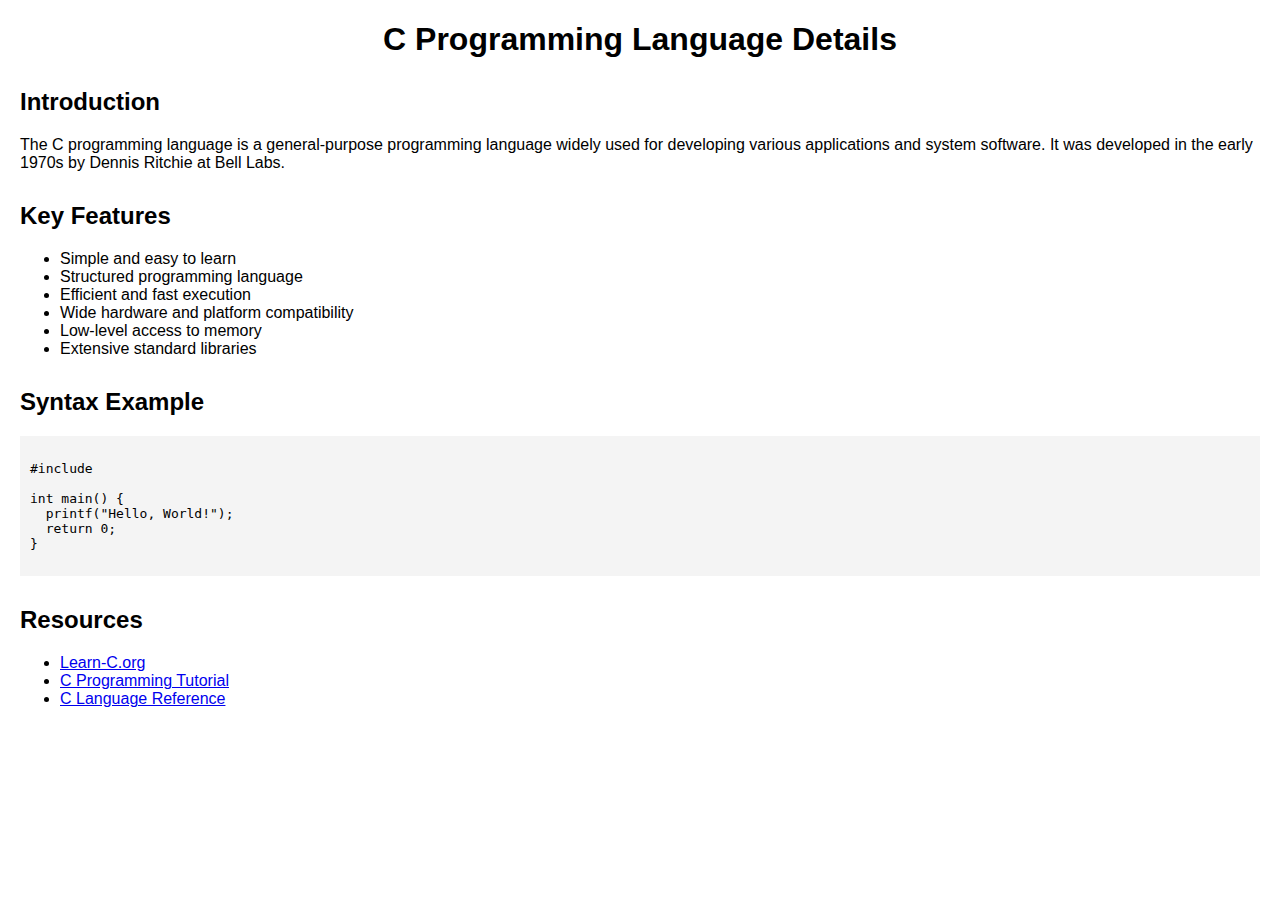
<file: FrontEnd Projects/Card-Animation/html's/c.html>
<!DOCTYPE html>
<html>
<head>
  <title>C Programming Language Details</title>
  <style>
    body {
      font-family: Arial, sans-serif;
      margin: 20px;
    }
    
    h1 {
      text-align: center;
    }
    
    h2 {
      margin-top: 30px;
    }
    
    ul {
      margin: 10px 0;
    }
    
    pre {
      background-color: #f4f4f4;
      padding: 10px;
      overflow-x: auto;
    }
    
  </style>
</head>
<body>
  <h1>C Programming Language Details</h1>

  <h2>Introduction</h2>
  <p>The C programming language is a general-purpose programming language widely used for developing various applications and system software. It was developed in the early 1970s by Dennis Ritchie at Bell Labs.</p>

  <h2>Key Features</h2>
  <ul>
    <li>Simple and easy to learn</li>
    <li>Structured programming language</li>
    <li>Efficient and fast execution</li>
    <li>Wide hardware and platform compatibility</li>
    <li>Low-level access to memory</li>
    <li>Extensive standard libraries</li>
  </ul>

  <h2>Syntax Example</h2>
  <pre><code>
#include <stdio.h>

int main() {
  printf("Hello, World!");
  return 0;
}
  </code></pre>

  <h2>Resources</h2>
  <ul>
    <li><a href="https://www.learn-c.org/">Learn-C.org</a></li>
    <li><a href="https://www.learn-c.org/">C Programming Tutorial</a></li>
    <li><a href="https://www.learn-c.org/">C Language Reference</a></li>
  </ul>
</body>
</html>
</file>
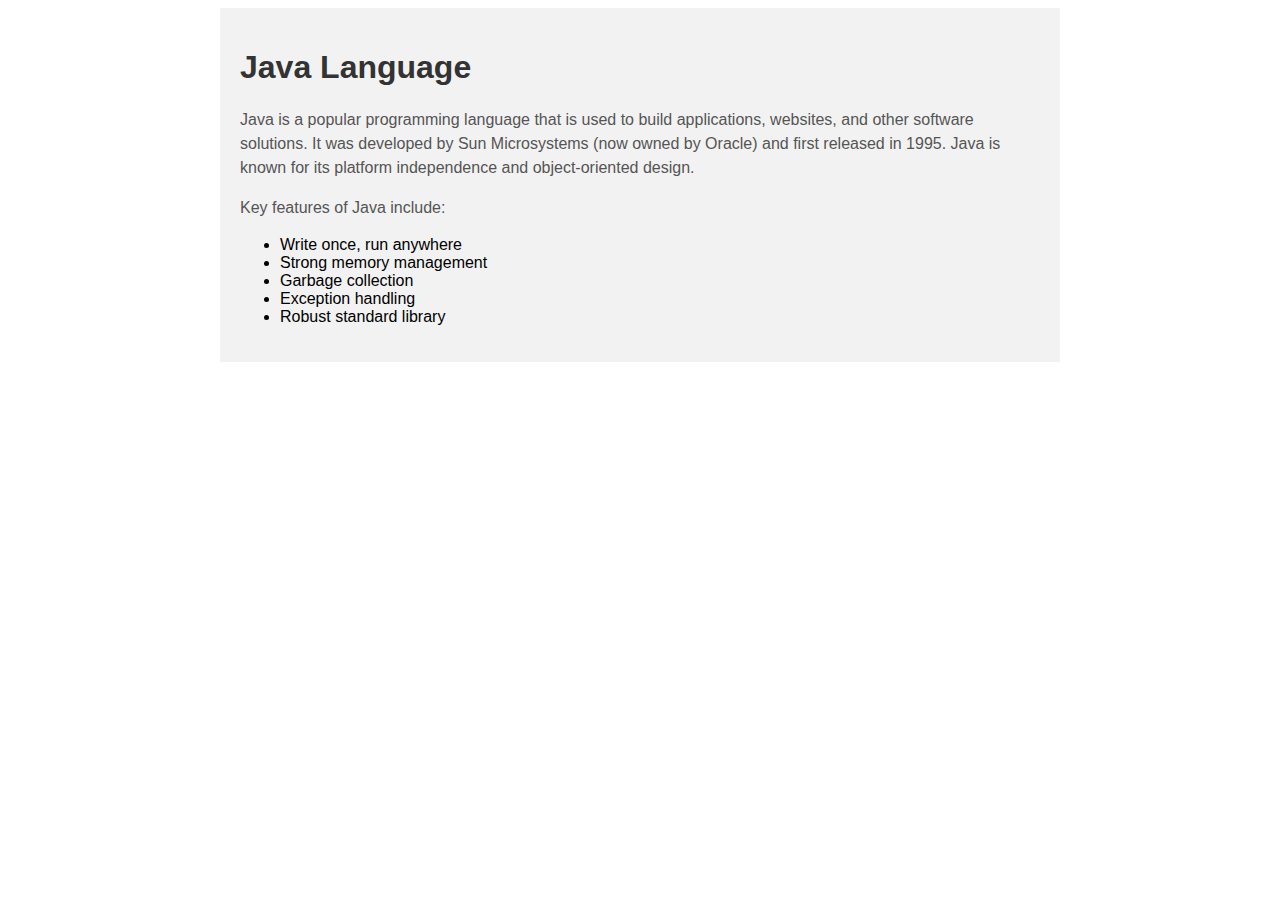
<file: FrontEnd Projects/Card-Animation/html's/java.html>
<!DOCTYPE html>
<html>
<head>
  <title>Java Language Details</title>
  <style>
    .container {
      max-width: 800px;
      margin: 0 auto;
      padding: 20px;
      background-color: #f2f2f2;
      font-family: Arial, sans-serif;
    }
    
    h1 {
      color: #333;
    }
    
    p {
      color: #555;
      line-height: 1.5;
    }
    
  </style>
</head>
<body>
  <div class="container">
    <h1>Java Language</h1>
    
    <p>
      Java is a popular programming language that is used to build applications, websites, and other software solutions.
      It was developed by Sun Microsystems (now owned by Oracle) and first released in 1995.
      Java is known for its platform independence and object-oriented design.
    </p>
    
    <p>
      Key features of Java include:
      <ul>
        <li>Write once, run anywhere</li>
        <li>Strong memory management</li>
        <li>Garbage collection</li>
        <li>Exception handling</li>
        <li>Robust standard library</li>
      </ul>
    </p>
    
  </div>
</body>
</html>
</file>
<file: FrontEnd Projects/Frontend-Mentor/style.css>
.container .nav{
    display: flex;
    
}
.container nav ul li {
    float: left;
    margin-left: 10pt;
    font-size: 13pt;
}
.container nav h3{
    position: absolute;
    left: 0;
    margin-left:;
}
.container nav ul li{
    display: inline-block;
    padding: 10px;
}
.container nav ul li a{
    text-decoration: none;
    color:black;
}
#github{
            width:17%;
            background-color:red;
            margin-top: 10px;
            border-radius: 30px;
            margin-left: 5px;
            padding: 9px;
            color:#fff;
            font-size: 15pxpx; 
}
.icon{
    width: 60px;
    height: 60px;
    padding-left: 120px;
}
footer{
    padding-left: 50%;
    padding-top: 15%;
    color: red;
}
</file>
<file: FrontEnd Projects/mini calender/style.css>
* {
    margin: 0;
    padding: 0;
    box-sizing: border-box;
    font-family: sans-serif;
}
body{
    height: 100vh;
    display: flex;
    justify-content: center;
    align-items: center;
    background-color: #000;
}
.calender{
    background-color: #fff; 
    width: 40%;
    text-align: center;
    border-radius: 10px;
    box-shadow: 0 4px 8px rgba(0, 0, 0, 0.3);
    overflow: hidden;
}
.month{
    margin: 0;
    background-color: blue;
    color: #fff;
    font-weight: bold;
    padding: 10px;
    margin-bottom: 10px;
}
.day{
    font-size: 20px;
    color: darkgray;
}
.day-number{
    font-size: 80px;
    margin: 0;
    font-weight: bold;
}
.year{
    margin: 20px 0;
    font-size: 20px;
    color: darkgray;
    font-weight: 500;
}
</file>
<file: FrontEnd Projects/Card-Animation/Card.css>
@import url('https://fonts.googleapis.com/css2?family=Poppins:wght@100;200;300;400;500;600;700;800;900&display=swap');

*
{
    margin:0px;
    padding: 0px;
    font-family: 'Poppins', sans-serif;
    box-sizing: border-box;
}

body
{
display:flex;
justify-content:center;
align-items: center;
min-height: 100vh;
background: #1d061a;
}

.container
{
display:flex;
justify-content:center;
align-items: center;
flex-wrap: wrap;
padding: 40px 0;
}

.container .box
{
    position: relative;
    width:320px;
    height:400px;
    display:flex;
    justify-content: center;
    align-items: center;
    margin:40px 30px;
    transition: 0.5s;
}

.container .box::before
{
    content:'';
    position: absolute;
    top:0;
    left:50px;
    width:50%;
    height:100%;
    background: #fff;
    border-radius: 8px;
    transform: skewX(15deg);
    transition:0.5s;

}

.container .box::after
{
    content:'';
    position: absolute;
    top:0;
    left:50px;
    width:50%;
    height:100%;
    background: #fff;
    border-radius: 8px;
    transform: skewX(15deg);
    transition:0.5s;
    filter: blur(30px);
    transition:0.5s;
    
}

.container .box:hover:before,
.container .box:hover:after
{
    transform: skewX(0deg);
    left:20px;
    width: calc(100% - 90px);
}


.container .box:nth-child(1):before,
.container .box:nth-child(1):after
{
background: linear-gradient(315deg,#ffbc00,#ff0058);
}

.container .box:nth-child(2):before,
.container .box:nth-child(2):after
{
background: linear-gradient(315deg,#03a9f4,#ff0058);
}

.container .box:nth-child(3):before,
.container .box:nth-child(3):after
{
background: linear-gradient(315deg,#4dff03,#00d0ff);
}

.container .box span
{
    display: block;
    position:absolute;
    top:0;
    left:0;
    right:0;
    bottom:0;
    z-index:50;
    pointer-events: none;
}



.container .box span::before
{
  content:'';
  
  position:absolute;
  top:0;
  left:0;
  width:100%;
  height:100%;
  border-radius: 8px;
  background: rgba(255,255,255,0.1);
  backdrop-filter: blur(10px);
  opacity:0;
  transition:0.5s;
  animation:animate 2s linear  infinite;
  box-shadow: 0 5px 15px rgba(0,0,0,0.05);
}

.container .box:hover span::before
{
    top: -50px;
    left:50px;
    width:100px;
    height:100px;
    opacity:1;

}




.container .box span::after
{
  content:'';
  
  position:absolute;
  bottom:0;
  right:0;
  width:100%;
  height:100%;
  border-radius: 8px;
  background: rgba(255,255,255,0.1);
  backdrop-filter: blur(10px);
  opacity:0;
  transition:0.5s;
  animation:animate 2s linear  infinite;
  box-shadow: 0 5px 15px rgba(0,0,0,0.05);
  animation-delay: -1s;
}

.container .box:hover span::after
{
    bottom: -50px;
    right:50px;
    width:100px;
    height:100px;
    opacity:1;

}

@keyframes animate
{
    0%,100%
    {
        transform:translateY(10px);
    }
    50%
    {
        transform:translateY(-10px);
    }
}


.container .box .content
{
    position:relative;
    left:0;

    padding: 20px 40px;
    background: rgba(255,255,255,0.05);
    box-shadow: 0 5px 15px rgba(0,0,0,0.1);
    border-radius: 8px;
    backdrop-filter: blur(10px);
    z-index: 1;
    transform:0.5s;
    color:#fff;
     
}

.container .box:hover .content
{
    left:-25px;
    padding:60px 40px;

}

.container .box .content h2
{
    font-size: 2em;
    color:#fff;
    margin-bottom: 10px;
    ;

}

.container.box .content p
{
   font-size: 1.1em;
   margin-bottom: 10px;
   line-height: 1.4em;
}

.container .box .content a
{
    display: inline-block;
    font-size: 1.1em;
    color:#111;
    background: #fff;
    padding:10px;
    border-radius:4px;
    text-decoration: none;
    font-weight: 700;
    margin-top: 5px;
    


}
</file>
<file: FrontEnd Projects/Aruvi project/aruvi AI/ai.css>
@import url('https://fonts.googleapis.com/css2?family=Poppins&display=swap');
:root{
    --gray:rgb(35,34,34);
}
.nav{
    position: fixed;
    top: 0;
    left: 0;
    z-index: 2;
    width: 100%;
    padding: 30px 100px 10px 100px;
    /* background: rgba(255, 255, 255, .1); */
    background: var(--gray);
    display: flex;
    justify-content: space-between;
    text-align: center;
    backdrop-filter: blur(10px);
    border-bottom: 2px solid rgba(255, 255, 255, .2);
}
.nav::before{
    content: '';
    position: absolute;
    top: 0;
    left: -100%;
    width: 100%;
    height: 100%;
    background: linear-gradient(90deg,transparent,rgba(255,255,255,.4),transparent);
    transition: .5s;
}
.nav:hover::before{
    left: 100%;
}
.nav .logo{
    height: 70px;
    width: 80px;
    margin-left: -80px;
}
.navbar a{
    color:#f2f2f2f2;
    font-size: 18px;
    text-decoration: none;
    margin-left: 35px;
    padding-top: 30px;
    transition: .3s;
    position: relative;
}
.navbar a::after{
    content: '';
    height:3px;
    width:0px;
    background-color: #ff014fff;
    position: absolute;
    bottom: 0;
    left:0;
    transition: 0.3s ease;

}
.navbar a:hover::after{
    width:40px
}
.navbar a:hover{
    color: #ff014fff;
    transform: translateY(-2px);
    /* font-size: 20px; */
    /* padding-left: 5px; */
}
/* .nav .navbar a .active{
    background-color: #ff014fff;
} */
.nav .logo{
    margin-top: -15px;
}
#menu-icon{
    font-size: 36px;
    color: #f2f2f2f2;
    display: none;
}

@media(max-width:992px){
    .nav{
        padding: 1.25rem 4%;
    }
    .nav .logo{
        margin-left: 1px;
    }
}

@media(max-width:768px){
    #menu-icon{
        display: block;
        cursor: pointer;
    }
    .navbar{
        position: fixed;
        top: 100%;
        left: 0;
        width: 100%;
        padding: .5rem 4%;
        background: rgb(255, 255, 255);
        border-bottom: 2px solid rgba(255, 255, 255, .2);
        backdrop-filter: blur(10px);
        display: none;
    }
    .navbar.active{
        display: block;
    }
    .navbar a{
        display: block;
        margin: 1.5rem 0;
        color: var(--gray);
    }
    .navbar a:hover::after{
        width: 0px;
    }
    .navbar a:hover{
        color: #ff014fff;
        /* background-color: #2a2727; */
    }
}



body{
    font-family: 'Poppins', Arial, sans-serif;
    background-image: url('images/Polygon.svg');
    background-size: cover;
    background-repeat: no-repeat;
    height: 100;
    width: 100;
    margin: 0;
    overflow-x: hidden;
}
.neonText {
    text-align: center;
    color: #fff;
    text-shadow:
        0 0 7px #fff,
        0 0 10px #fff,
        0 0 21px #fff,
        0 0 42px #0fa,
        0 0 82px #0fa,
        0 0 92px #0fa,
        0 0 102px #0fa,
        0 0 151px #0fa;
}
.overview{
    padding-top: 7%;
    color:white;   
}

.img1{
    display: block;
    margin: 0 auto;
    height: 350px;
    width: 800px;
}
.overview h2{
    color: gold;
    font-size: 25px;
    padding-left: 1em;
}
.overview h2:hover {
    color:red;
    text-decoration: underline;
}
.overview li{
    padding-left: 3.5em;
}

.overview h3{
    color: #bcaaff;
    font-weight: bold;
    padding-left: 3em;
}
.overview h3:hover {
    color: gold;
    text-decoration: underline;
}
.overview p{
    padding-left: 8em;
}

@media(max-width:1024px){
    .overview{
        padding-top: 10%;
    }
}
@media(max-width:768px){
    .overview{
        padding-top: 12%;
    }
    .img1{
        width: 80%;
        height: 300px;
    }
}
@media(max-width:480px){
    .overview{
        padding-top: 20%;
    }
    .img1{
        height: 200px;
    }
    h2{
        font-size: 18px;
    }
    h1{
        text-align: center;
    }
}



.footer{
    display: flex;
    justify-content: flex-end;
    align-items: center;
    flex-direction: column;
    min-height: 100vh;
}
footer{
     background-color: var(--gray);
     position: relative;
     width: 100%;
     min-height: 350px;
     padding: 3rem 1rem;
}
.container {
    max-width: 1140px;
    margin: 0 auto;
    display: flex;
    justify-content: center;
    align-items: center;
    flex-direction: column;
}
.row{
    display: flex;
    justify-content: space-between;
    align-items: center;
}

.col{
    min-width: 250px;
    color:#f2f2f2f2;
    font-family: poppins;
    padding:0 2rem;
}
.col h1{
    margin-bottom:18px;
    color:#ff014fff;
}
.col h3{
    color:#ff014fff;
    margin-bottom: 20px;
    position: relative;
    cursor: pointer;
}
.col h3::after{
    content: '';
    height:3px;
    width:0px;
    background-color: #ff014fff;
    position: absolute;
    bottom: 0;
    left:0;
    transition: 0.3s ease;

}
.col h3:hover::after{
    width:30px
}
#company{
    margin-bottom: -50px;
}
.col .social a i{
    color:#ff014fff;
    margin-top:2rem;
    margin-right: 5px;
    transition: 0.3s ease;
}
.col .social a i:hover{
    transform: scale(1.5);
    filter:grayscale(25);
}
.col .links a{
    display: block;
    text-decoration: none;
    color:#f2f2f2;
    margin-bottom: 5px;
    position: relative;
    transition: 0.3s ease;
}
.col .links a::before{
    content:'';
    height: 16px;
    width:3px;
    position: absolute;
    top:5px;
    left:-10px;
    background-color: #ff014fff;
    transition: 0.5s ease;
    opacity: 0;
}
.col .links a:hover::before{
    opacity: 1;
}
.col .links a:hover{
    transform: translateX(-8px);
    color:#ff014fff;
}
.col .contact-details{
    display: inline-flex;
    justify-content: space-between;
}
.col .contact-details i{
    margin-right:15px;
    margin-top: 20px;
}
#contact {
    margin-bottom: -65px;
}
.col #phone{
    margin-top: 20px;
}
.row .form{
    display: flex;
    justify-content: center;
    align-items: center;
    padding:2rem 0;
}
.row .form input{
    background-color: #1a1c20ff;
    border:0;
    outline:none;
    padding:14px 20px;
    border-radius: 6px;
    border-top-right-radius: 0;
    border-bottom-right-radius: 0;
}
.form button{
    padding:14px 20px;
    border:0;
    border-radius: 6px;
    border-top-left-radius: 0;
    border-bottom-left-radius: 0;
    background-color: #ff014fff;
}
.container #copyright{
    color: #f2f2f2f2;
    font-size: 12px;
    font-weight: lighter;
    margin-left: -785px;
    margin-top: 70px;
}

/**** Responsive Design ****/
@media(max-width:900px)
{
  .row{
    flex-direction: column;
  }
  .col{
    width: 100%;
    text-align: left;
    margin-bottom: 25px;
  }
}
@media(max-width:768px)
{
  .row{
    flex-direction: column;
  }
  .col{
    width: 100%;
    text-align: left;
    margin-bottom: 20px;
  }
}
</file>
<file: FrontEnd Projects/Aruvi project/aruvi DE/de.css>
@import url('https://fonts.googleapis.com/css2?family=Poppins&display=swap');
:root{
    --gray:rgb(35,34,34);
}
.nav{
    position: fixed;
    top: 0;
    left: 0;
    z-index: 2;
    width: 100%;
    padding: 30px 100px 10px 100px;
    /* background: rgba(255, 255, 255, .1); */
    background: var(--gray);
    display: flex;
    justify-content: space-between;
    text-align: center;
    backdrop-filter: blur(10px);
    border-bottom: 2px solid rgba(255, 255, 255, .2);
}
.nav::before{
    content: '';
    position: absolute;
    top: 0;
    left: -100%;
    width: 100%;
    height: 100%;
    background: linear-gradient(90deg,transparent,rgba(255,255,255,.4),transparent);
    transition: .5s;
}
.nav:hover::before{
    left: 100%;
}
.nav .logo{
    height: 70px;
    width: 80px;
    margin-left: -80px;
}
.navbar a{
    color:#f2f2f2f2;
    font-size: 18px;
    text-decoration: none;
    margin-left: 35px;
    padding-top: 30px;
    transition: .3s;
    position: relative;
}
.navbar a::after{
    content: '';
    height:3px;
    width:0px;
    background-color: #ff014fff;
    position: absolute;
    bottom: 0;
    left:0;
    transition: 0.3s ease;

}
.navbar a:hover::after{
    width:40px
}
.navbar a:hover{
    color: #ff014fff;
    transform: translateY(-2px);
    /* font-size: 20px; */
    /* padding-left: 5px; */
}
/* .nav .navbar a .active{
    background-color: #ff014fff;
} */
.nav .logo{
    margin-top: -15px;
}
#menu-icon{
    font-size: 36px;
    color: #f2f2f2f2;
    display: none;
}

@media(max-width:992px){
    .nav{
        padding: 1.25rem 4%;
    }
    .nav .logo{
        margin-left: 1px;
    }
}

@media(max-width:768px){
    #menu-icon{
        display: block;
        cursor: pointer;
    }
    .navbar{
        position: fixed;
        top: 100%;
        left: 0;
        width: 100%;
        padding: .5rem 4%;
        background: rgb(255, 255, 255);
        border-bottom: 2px solid rgba(255, 255, 255, .2);
        backdrop-filter: blur(10px);
        display: none;
    }
    .navbar.active{
        display: block;
    }
    .navbar a{
        display: block;
        margin: 1.5rem 0;
        color: var(--gray);
    }
    .navbar a:hover::after{
        width: 0px;
    }
    .navbar a:hover{
        color: #ff014fff;
        /* background-color: #2a2727; */
    }
}



body{
    font-family: 'Poppins', Arial, sans-serif;
    background-image: url('images/Shape.svg');
    background-size: cover;
    background-repeat: no-repeat;
    height: 100;
    width: 100;
    margin: 0;
    overflow-x: hidden;
}
.neonText {
    text-align: center;
    color: #fff;
    text-shadow:
        0 0 7px #fff,
        0 0 10px #fff,
        0 0 21px #fff,
        0 0 42px #0fa,
        0 0 82px #0fa,
        0 0 92px #0fa,
        0 0 102px #0fa,
        0 0 151px #0fa;
}
.overview{
    padding-top: 7%;
    color:white;   
}

.img1{
    display: block;
    margin: 0 auto;
    height: 350px;
    width: 800px;
}
.overview h2{
    color: black;
    font-size: 25px;
    padding-left: 1em;
    font-weight: bold;
}
.overview h2:hover {
    color:red;
    text-decoration: underline;
}
.overview li{
    padding-left: 3.5em;
}

.overview h3{
    color: #2a1c5e;
    font-weight: bold;
    padding-left: 3em;
}
.overview h3:hover {
    color: gold;
    text-decoration: underline;
}
.overview p{
    padding-left: 8em;
}

@media(max-width:1024px){
    .overview{
        padding-top: 10%;
    }
}
@media(max-width:768px){
    .overview{
        padding-top: 12%;
    }
    .img1{
        width: 80%;
        height: 300px;
    }
}
@media(max-width:480px){
    .overview{
        padding-top: 24%;
    }
    .img1{
        height: 200px;
    }
    h2{
        font-size: 18px;
    }
    h1{
        text-align: center;
    }
    h3{
        font-weight: bold;
    }
}



.footer{
    display: flex;
    justify-content: flex-end;
    align-items: center;
    flex-direction: column;
    min-height: 100vh;
}
footer{
     background-color: var(--gray);
     position: relative;
     width: 100%;
     min-height: 350px;
     padding: 3rem 1rem;
}
.container {
    max-width: 1140px;
    margin: 0 auto;
    display: flex;
    justify-content: center;
    align-items: center;
    flex-direction: column;
}
.row{
    display: flex;
    justify-content: space-between;
    align-items: center;
}

.col{
    min-width: 250px;
    color:#f2f2f2f2;
    font-family: poppins;
    padding:0 2rem;
}
.col h1{
    margin-bottom:18px;
    color:#ff014fff;
}
.col h3{
    color:#ff014fff;
    margin-bottom: 20px;
    position: relative;
    cursor: pointer;
}
.col h3::after{
    content: '';
    height:3px;
    width:0px;
    background-color: #ff014fff;
    position: absolute;
    bottom: 0;
    left:0;
    transition: 0.3s ease;

}
.col h3:hover::after{
    width:30px
}
#company{
    margin-bottom: -50px;
}
.col .social a i{
    color:#ff014fff;
    margin-top:2rem;
    margin-right: 5px;
    transition: 0.3s ease;
}
.col .social a i:hover{
    transform: scale(1.5);
    filter:grayscale(25);
}
.col .links a{
    display: block;
    text-decoration: none;
    color:#f2f2f2;
    margin-bottom: 5px;
    position: relative;
    transition: 0.3s ease;
}
.col .links a::before{
    content:'';
    height: 16px;
    width:3px;
    position: absolute;
    top:5px;
    left:-10px;
    background-color: #ff014fff;
    transition: 0.5s ease;
    opacity: 0;
}
.col .links a:hover::before{
    opacity: 1;
}
.col .links a:hover{
    transform: translateX(-8px);
    color:#ff014fff;
}
.col .contact-details{
    display: inline-flex;
    justify-content: space-between;
}
.col .contact-details i{
    margin-right:15px;
    margin-top: 20px;
}
#contact {
    margin-bottom: -65px;
}
.col #phone{
    margin-top: 20px;
}
.row .form{
    display: flex;
    justify-content: center;
    align-items: center;
    padding:2rem 0;
}
.row .form input{
    background-color: #1a1c20ff;
    border:0;
    outline:none;
    padding:14px 20px;
    border-radius: 6px;
    border-top-right-radius: 0;
    border-bottom-right-radius: 0;
}
.form button{
    padding:14px 20px;
    border:0;
    border-radius: 6px;
    border-top-left-radius: 0;
    border-bottom-left-radius: 0;
    background-color: #ff014fff;
}
.container #copyright{
    color: #f2f2f2f2;
    font-size: 12px;
    font-weight: lighter;
    margin-left: -785px;
    margin-top: 70px;
}

/**** Responsive Design ****/
@media(max-width:900px)
{
  .row{
    flex-direction: column;
  }
  .col{
    width: 100%;
    text-align: left;
    margin-bottom: 25px;
  }
}
@media(max-width:768px)
{
  .row{
    flex-direction: column;
  }
  .col{
    width: 100%;
    text-align: left;
    margin-bottom: 20px;
  }
}
</file>
<file: FrontEnd Projects/Aruvi project/aruvi DS/ds.css>
@import url('https://fonts.googleapis.com/css2?family=Poppins&display=swap');
:root{
    --gray:rgb(35,34,34);
}
.nav{
    position: fixed;
    top: 0;
    left: 0;
    z-index: 2;
    width: 100%;
    padding: 30px 100px 10px 100px;
    /* background: rgba(255, 255, 255, .1); */
    background: var(--gray);
    display: flex;
    justify-content: space-between;
    text-align: center;
    backdrop-filter: blur(10px);
    border-bottom: 2px solid rgba(255, 255, 255, .2);
}
.nav::before{
    content: '';
    position: absolute;
    top: 0;
    left: -100%;
    width: 100%;
    height: 100%;
    background: linear-gradient(90deg,transparent,rgba(255,255,255,.4),transparent);
    transition: .5s;
}
.nav:hover::before{
    left: 100%;
}
.nav .logo{
    height: 70px;
    width: 80px;
    margin-left: -80px;
}
.navbar a{
    color:#f2f2f2f2;
    font-size: 18px;
    text-decoration: none;
    margin-left: 35px;
    padding-top: 30px;
    transition: .3s;
    position: relative;
}
.navbar a::after{
    content: '';
    height:3px;
    width:0px;
    background-color: #ff014fff;
    position: absolute;
    bottom: 0;
    left:0;
    transition: 0.3s ease;

}
.navbar a:hover::after{
    width:40px
}
.navbar a:hover{
    color: #ff014fff;
    transform: translateY(-2px);
    /* font-size: 20px; */
    /* padding-left: 5px; */
}
/* .nav .navbar a .active{
    background-color: #ff014fff;
} */
.nav .logo{
    margin-top: -15px;
}
#menu-icon{
    font-size: 36px;
    color: #f2f2f2f2;
    display: none;
}

@media(max-width:992px){
    .nav{
        padding: 1.25rem 4%;
    }
    .nav .logo{
        margin-left: 1px;
    }
}

@media(max-width:768px){
    #menu-icon{
        display: block;
        cursor: pointer;
    }
    .navbar{
        position: fixed;
        top: 100%;
        left: 0;
        width: 50%;
        padding: .5rem 4%;
        background: rgb(255, 255, 255);
        border-bottom: 2px solid rgba(255, 255, 255, .2);
        backdrop-filter: blur(10px);
        display: none;
    }
    .navbar.active{
        display: block;
    }
    .navbar a{
        display: block;
        margin: 1.5rem 0;
        color: var(--gray);
    }
    .navbar a:hover::after{
        width: 0px;
    }
    .navbar a:hover{
        color: #ff014fff;
        /* background-color: #2a2727; */
    }
}




body{
    font-family: 'Poppins', Arial, sans-serif;
    background-image: url('images/Sprinkle.svg');
    background-size:cover ;
    background-repeat: no-repeat;
    height: 100;
    width: 100;
    margin: 0;
    overflow-x: hidden;
    padding-top: 5%;
}
.neonText {
    text-align: center;
    color: #fff;
    text-shadow:
        0 0 7px #fff,
        0 0 10px #fff,
        0 0 21px #fff,
        0 0 42px #0fa,
        0 0 82px #0fa,
        0 0 92px #0fa,
        0 0 102px #0fa,
        0 0 151px #0fa;
}
.overview{
    padding-top: 2%;
    color:white;   
}

.img1{
    display: block;
    margin: 0 auto;
    height: 300px;
    width: 800px;
}
.overview h2{
    color: gold;
    font-size: 25px;
    padding-left: 1em;
}
.overview h2:hover {
    color:red;
    text-decoration: underline;
}
.overview li{
    padding-left: 3.5em;
}

.overview h3{
    color: #bcaaff;
    font-weight: bold;
    padding-left: 3em;
}
.overview h3:hover {
    color: gold;
    text-decoration: underline;
}
.overview p{
    padding-left: 8em;
}


@media(max-width:1024px){
    .overview{
        padding-top: 5%;
    }
}
@media(max-width:768px){
    .overview{
        padding-top: 8%;
    }
    .img1{
        width: 80%;
        height: 300px;
    }
}
@media(max-width:480px){
    .overview{
        padding-top: 18%;
    }
    .img1{
        height: 200px;
    }
    h2{
        font-size: 18px;
    }
    h1{
        text-align: center;
    }
    
}




.footer{
    display: flex;
    justify-content: flex-end;
    align-items: center;
    flex-direction: column;
    min-height: 100vh;
}
footer{
     background-color: var(--gray);
     position: relative;
     width: 100%;
     min-height: 350px;
     padding: 3rem 1rem;
}
.container {
    max-width: 1140px;
    margin: 0 auto;
    display: flex;
    justify-content: center;
    align-items: center;
    flex-direction: column;
}
.row{
    display: flex;
    justify-content: space-between;
    align-items: center;
}

.col{
    min-width: 250px;
    color:#f2f2f2f2;
    font-family: poppins;
    padding:0 2rem;
}
.col h1{
    margin-bottom:18px;
    color:#ff014fff;
}
.col h3{
    color:#ff014fff;
    margin-bottom: 20px;
    position: relative;
    cursor: pointer;
}
.col h3::after{
    content: '';
    height:3px;
    width:0px;
    background-color: #ff014fff;
    position: absolute;
    bottom: 0;
    left:0;
    transition: 0.3s ease;

}
.col h3:hover::after{
    width:30px
}
#company{
    margin-bottom: -50px;
}
.col .social a i{
    color:#ff014fff;
    margin-top:2rem;
    margin-right: 5px;
    transition: 0.3s ease;
}
.col .social a i:hover{
    transform: scale(1.5);
    filter:grayscale(25);
}
.col .links a{
    display: block;
    text-decoration: none;
    color:#f2f2f2;
    margin-bottom: 5px;
    position: relative;
    transition: 0.3s ease;
}
.col .links a::before{
    content:'';
    height: 16px;
    width:3px;
    position: absolute;
    top:5px;
    left:-10px;
    background-color: #ff014fff;
    transition: 0.5s ease;
    opacity: 0;
}
.col .links a:hover::before{
    opacity: 1;
}
.col .links a:hover{
    transform: translateX(-8px);
    color:#ff014fff;
}
.col .contact-details{
    display: inline-flex;
    justify-content: space-between;
}
.col .contact-details i{
    margin-right:15px;
    margin-top: 20px;
}
#contact {
    margin-bottom: -65px;
}
.col #phone{
    margin-top: 20px;
}
.row .form{
    display: flex;
    justify-content: center;
    align-items: center;
    padding:2rem 0;
}
.row .form input{
    background-color: #1a1c20ff;
    border:0;
    outline:none;
    padding:14px 20px;
    border-radius: 6px;
    border-top-right-radius: 0;
    border-bottom-right-radius: 0;
}
.form button{
    padding:14px 20px;
    border:0;
    border-radius: 6px;
    border-top-left-radius: 0;
    border-bottom-left-radius: 0;
    background-color: #ff014fff;
}
.container   #copyright{
    color: #f2f2f2f2;
    font-size: 12px;
    font-weight: lighter;
    margin-left: -785px;
    margin-top: 70px;
}

/**** Responsive Design ****/
@media(max-width:900px)
{
  .row{
    flex-direction: column;
  }
  .col{
    width: 100%;
    text-align: left;
    margin-bottom: 25px;
  }
}
@media(max-width:768px)
{
  .row{
    flex-direction: column;
  }
  .col{
    width: 100%;
    text-align: left;
    margin-bottom: 20px;
  }
}
</file>
<file: FrontEnd Projects/Aruvi project/aruvi IN/in.css>
@import url('https://fonts.googleapis.com/css2?family=Poppins&display=swap');
:root{
    --gray:rgb(35,34,34);
}
.nav{
    position: fixed;
    top: 0;
    left: 0;
    z-index: 2;
    width: 100%;
    padding: 30px 100px 10px 100px;
    /* background: rgba(255, 255, 255, .1); */
    background: var(--gray);
    display: flex;
    justify-content: space-between;
    text-align: center;
    backdrop-filter: blur(10px);
    border-bottom: 2px solid rgba(255, 255, 255, .2);
}
.nav::before{
    content: '';
    position: absolute;
    top: 0;
    left: -100%;
    width: 100%;
    height: 100%;
    background: linear-gradient(90deg,transparent,rgba(255,255,255,.4),transparent);
    transition: .5s;
}
.nav:hover::before{
    left: 100%;
}
.nav .logo{
    height: 70px;
    width: 80px;
    margin-left: -80px;
}
.navbar a{
    color:#f2f2f2f2;
    font-size: 18px;
    text-decoration: none;
    margin-left: 35px;
    padding-top: 30px;
    transition: .3s;
    position: relative;
}
.navbar a::after{
    content: '';
    height:3px;
    width:0px;
    background-color: #ff014fff;
    position: absolute;
    bottom: 0;
    left:0;
    transition: 0.3s ease;

}
.navbar a:hover::after{
    width:40px
}
.navbar a:hover{
    color: #ff014fff;
    transform: translateY(-2px);
    /* font-size: 20px; */
    /* padding-left: 5px; */
}
/* .nav .navbar a .active{
    background-color: #ff014fff;
} */
.nav .logo{
    margin-top: -15px;
}
#menu-icon{
    font-size: 36px;
    color: #f2f2f2f2;
    display: none;
}

@media(max-width:992px){
    .nav{
        padding: 1.25rem 4%;
    }
    .nav .logo{
        margin-left: 1px;
    }
}

@media(max-width:768px){
    #menu-icon{
        display: block;
        cursor: pointer;
    }
    .navbar{
        position: fixed;
        top: 100%;
        left: 0;
        width: 100%;
        padding: .5rem 4%;
        background: rgb(255, 255, 255);
        border-bottom: 2px solid rgba(255, 255, 255, .2);
        backdrop-filter: blur(10px);
        display: none;
    }
    .navbar.active{
        display: block;
    }
    .navbar a{
        display: block;
        margin: 1.5rem 0;
        color: var(--gray);
    }
    .navbar a:hover::after{
        width: 0px;
    }
    .navbar a:hover{
        color: #ff014fff;
        /* background-color: #2a2727; */
    }
}



body{
    font-family: 'Poppins', Arial, sans-serif;
    background-image: url('images/Shape.svg');
    background-size: cover;
    background-repeat: no-repeat;
    height: 100;
    width: 100;
    margin: 0;
    overflow-x: hidden;
}
.neonText {
    text-align: center;
    color: #fff;
    text-shadow:
        0 0 7px #fff,
        0 0 10px #fff,
        0 0 21px #fff,
        0 0 42px #0fa,
        0 0 82px #0fa,
        0 0 92px #0fa,
        0 0 102px #0fa,
        0 0 151px #0fa;
}
.overview{
    padding-top: 7%;
    color:white;   
}

.img1{
    display: block;
    margin: 0 auto;
    height: 350px;
    width: 900px;
}
.overview h2{
    color: black;
    font-size: 25px;
    padding-left: 1em;
    font-weight: bold;
}
.overview h2:hover {
    color:red;
    text-decoration: underline;
}
.overview li{
    padding-left: 3.5em;
}

.overview h3{
    color: #2a1c5e;
    font-weight: bold;
    padding-left: 3em;
}
.overview h3:hover {
    color: gold;
    text-decoration: underline;
}
.overview p{
    padding-left: 6.5em;
}

@media(max-width:1024px){
    .overview{
        padding-top: 10%;
    }
}
@media(max-width:768px){
    .overview{
        padding-top: 12%;
    }
    .img1{
        width: 80%;
        height: 300px;
    }
}
@media(max-width:480px){
    .overview{
        padding-top: 24%;
    }
    .img1{
        height: 200px;
    }
    h2{
        font-size: 18px;
    }
    h1{
        text-align: center;
    }
    h3{
        font-weight: bold;
    }
}



.footer{
    display: flex;
    justify-content: flex-end;
    align-items: center;
    flex-direction: column;
    min-height: 100vh;
}
footer{
     background-color: var(--gray);
     position: relative;
     width: 100%;
     min-height: 350px;
     padding: 3rem 1rem;
}
.container {
    max-width: 1140px;
    margin: 0 auto;
    display: flex;
    justify-content: center;
    align-items: center;
    flex-direction: column;
}
.row{
    display: flex;
    justify-content: space-between;
    align-items: center;
}

.col{
    min-width: 250px;
    color:#f2f2f2f2;
    font-family: poppins;
    padding:0 2rem;
}
.col h1{
    margin-bottom:18px;
    color:#ff014fff;
}
.col h3{
    color:#ff014fff;
    margin-bottom: 20px;
    position: relative;
    cursor: pointer;
}
.col h3::after{
    content: '';
    height:3px;
    width:0px;
    background-color: #ff014fff;
    position: absolute;
    bottom: 0;
    left:0;
    transition: 0.3s ease;

}
.col h3:hover::after{
    width:30px
}
#company{
    margin-bottom: -50px;
}
.col .social a i{
    color:#ff014fff;
    margin-top:2rem;
    margin-right: 5px;
    transition: 0.3s ease;
}
.col .social a i:hover{
    transform: scale(1.5);
    filter:grayscale(25);
}
.col .links a{
    display: block;
    text-decoration: none;
    color:#f2f2f2;
    margin-bottom: 5px;
    position: relative;
    transition: 0.3s ease;
}
.col .links a::before{
    content:'';
    height: 16px;
    width:3px;
    position: absolute;
    top:5px;
    left:-10px;
    background-color: #ff014fff;
    transition: 0.5s ease;
    opacity: 0;
}
.col .links a:hover::before{
    opacity: 1;
}
.col .links a:hover{
    transform: translateX(-8px);
    color:#ff014fff;
}
.col .contact-details{
    display: inline-flex;
    justify-content: space-between;
}
.col .contact-details i{
    margin-right:15px;
    margin-top: 20px;
}
#contact {
    margin-bottom: -65px;
}
.col #phone{
    margin-top: 20px;
}
.row .form{
    display: flex;
    justify-content: center;
    align-items: center;
    padding:2rem 0;
}
.row .form input{
    background-color: #1a1c20ff;
    border:0;
    outline:none;
    padding:14px 20px;
    border-radius: 6px;
    border-top-right-radius: 0;
    border-bottom-right-radius: 0;
}
.form button{
    padding:14px 20px;
    border:0;
    border-radius: 6px;
    border-top-left-radius: 0;
    border-bottom-left-radius: 0;
    background-color: #ff014fff;
}
.container #copyright{
    color: #f2f2f2f2;
    font-size: 12px;
    font-weight: lighter;
    margin-left: -785px;
    margin-top: 70px;
}

/**** Responsive Design ****/
@media(max-width:900px)
{
  .row{
    flex-direction: column;
  }
  .col{
    width: 100%;
    text-align: left;
    margin-bottom: 25px;
  }
}
@media(max-width:768px)
{
  .row{
    flex-direction: column;
  }
  .col{
    width: 100%;
    text-align: left;
    margin-bottom: 20px;
  }
}
</file>
<file: FrontEnd Projects/Aruvi project/aruvi LX/lx.css>
@import url('https://fonts.googleapis.com/css2?family=Poppins&display=swap');
:root{
    --gray:rgb(35,34,34);
}
.nav{
    position: fixed;
    top: 0;
    left: 0;
    z-index: 2;
    width: 100%;
    padding: 30px 100px 10px 100px;
    /* background: rgba(255, 255, 255, .1); */
    background: var(--gray);
    display: flex;
    justify-content: space-between;
    text-align: center;
    backdrop-filter: blur(10px);
    border-bottom: 2px solid rgba(255, 255, 255, .2);
}
.nav::before{
    content: '';
    position: absolute;
    top: 0;
    left: -100%;
    width: 100%;
    height: 100%;
    background: linear-gradient(90deg,transparent,rgba(255,255,255,.4),transparent);
    transition: .5s;
}
.nav:hover::before{
    left: 100%;
}
.nav .logo{
    height: 70px;
    width: 80px;
    margin-left: -80px;
}
.navbar a{
    color:#f2f2f2f2;
    font-size: 18px;
    text-decoration: none;
    margin-left: 35px;
    padding-top: 30px;
    transition: .3s;
    position: relative;
}
.navbar a::after{
    content: '';
    height:3px;
    width:0px;
    background-color: #ff014fff;
    position: absolute;
    bottom: 0;
    left:0;
    transition: 0.3s ease;

}
.navbar a:hover::after{
    width:40px
}
.navbar a:hover{
    color: #ff014fff;
    transform: translateY(-2px);
    /* font-size: 20px; */
    /* padding-left: 5px; */
}
/* .nav .navbar a .active{
    background-color: #ff014fff;
} */
.nav .logo{
    margin-top: -15px;
}
#menu-icon{
    font-size: 36px;
    color: #f2f2f2f2;
    display: none;
}

@media(max-width:992px){
    .nav{
        padding: 1.25rem 4%;
    }
    .nav .logo{
        margin-left: 1px;
    }
}

@media(max-width:768px){
    #menu-icon{
        display: block;
        cursor: pointer;
    }
    .navbar{
        position: fixed;
        top: 100%;
        left: 0;
        width: 100%;
        padding: .5rem 4%;
        background: rgb(255, 255, 255);
        border-bottom: 2px solid rgba(255, 255, 255, .2);
        backdrop-filter: blur(10px);
        display: none;
    }
    .navbar.active{
        display: block;
    }
    .navbar a{
        display: block;
        margin: 1.5rem 0;
        color: var(--gray);
    }
    .navbar a:hover::after{
        width: 0px;
    }
    .navbar a:hover{
        color: #ff014fff;
        /* background-color: #2a2727; */
    }
}



body{
    font-family: 'Poppins', Arial, sans-serif;
    background-image: url('images/Shape.svg');
    background-size: cover;
    background-repeat: no-repeat;
    height: 100;
    width: 100;
    margin: 0;
    overflow-x: hidden;
}
.neonText {
    text-align: center;
    color: #fff;
    text-shadow:
        0 0 7px #fff,
        0 0 10px #fff,
        0 0 21px #fff,
        0 0 42px #0fa,
        0 0 82px #0fa,
        0 0 92px #0fa,
        0 0 102px #0fa,
        0 0 151px #0fa;
}
.overview{
    padding-top: 7%;
    color:white;   
}

.img1{
    display: block;
    margin: 0 auto;
    height: 350px;
    width: 800px;
}
.overview h2{
    color: gold;
    font-size: 25px;
    padding-left: 1em;
}
.overview h2:hover {
    color:red;
    text-decoration: underline;
}
.overview li{
    padding-left: 3.5em;
}

.overview h3{
    color: #bcaaff;
    font-weight: bold;
    padding-left: 3em;
}
.overview h3:hover {
    color: gold;
    text-decoration: underline;
}
.overview p{
    padding-left: 8em;
}

@media(max-width:1024px){
    .overview{
        padding-top: 10%;
    }
}
@media(max-width:768px){
    .overview{
        padding-top: 12%;
    }
    .img1{
        width: 80%;
        height: 300px;
    }
}
@media(max-width:480px){
    .overview{
        padding-top: 22%;
    }
    .img1{
        height: 200px;
    }
    h2{
        font-size: 18px;
    }
    h1{
        text-align: center;
    }
}



.footer{
    display: flex;
    justify-content: flex-end;
    align-items: center;
    flex-direction: column;
    min-height: 100vh;
}
footer{
     background-color: var(--gray);
     position: relative;
     width: 100%;
     min-height: 350px;
     padding: 3rem 1rem;
}
.container {
    max-width: 1140px;
    margin: 0 auto;
    display: flex;
    justify-content: center;
    align-items: center;
    flex-direction: column;
}
.row{
    display: flex;
    justify-content: space-between;
    align-items: center;
}

.col{
    min-width: 250px;
    color:#f2f2f2f2;
    font-family: poppins;
    padding:0 2rem;
}
.col h1{
    margin-bottom:18px;
    color:#ff014fff;
}
.col h3{
    color:#ff014fff;
    margin-bottom: 20px;
    position: relative;
    cursor: pointer;
}
.col h3::after{
    content: '';
    height:3px;
    width:0px;
    background-color: #ff014fff;
    position: absolute;
    bottom: 0;
    left:0;
    transition: 0.3s ease;

}
.col h3:hover::after{
    width:30px
}
#company{
    margin-bottom: -50px;
}
.col .social a i{
    color:#ff014fff;
    margin-top:2rem;
    margin-right: 5px;
    transition: 0.3s ease;
}
.col .social a i:hover{
    transform: scale(1.5);
    filter:grayscale(25);
}
.col .links a{
    display: block;
    text-decoration: none;
    color:#f2f2f2;
    margin-bottom: 5px;
    position: relative;
    transition: 0.3s ease;
}
.col .links a::before{
    content:'';
    height: 16px;
    width:3px;
    position: absolute;
    top:5px;
    left:-10px;
    background-color: #ff014fff;
    transition: 0.5s ease;
    opacity: 0;
}
.col .links a:hover::before{
    opacity: 1;
}
.col .links a:hover{
    transform: translateX(-8px);
    color:#ff014fff;
}
.col .contact-details{
    display: inline-flex;
    justify-content: space-between;
}
.col .contact-details i{
    margin-right:15px;
    margin-top: 20px;
}
#contact {
    margin-bottom: -65px;
}
.col #phone{
    margin-top: 20px;
}
.row .form{
    display: flex;
    justify-content: center;
    align-items: center;
    padding:2rem 0;
}
.row .form input{
    background-color: #1a1c20ff;
    border:0;
    outline:none;
    padding:14px 20px;
    border-radius: 6px;
    border-top-right-radius: 0;
    border-bottom-right-radius: 0;
}
.form button{
    padding:14px 20px;
    border:0;
    border-radius: 6px;
    border-top-left-radius: 0;
    border-bottom-left-radius: 0;
    background-color: #ff014fff;
}
.container #copyright{
    color: #f2f2f2f2;
    font-size: 12px;
    font-weight: lighter; 
    margin-left: -785px;
    margin-top: 70px;
}

/**** Responsive Design ****/
@media(max-width:900px)
{
  .row{
    flex-direction: column;
  }
  .col{
    width: 100%;
    text-align: left;
    margin-bottom: 25px;
  }
}
@media(max-width:768px)
{
  .row{
    flex-direction: column;
  }
  .col{
    width: 100%;
    text-align: left;
    margin-bottom: 20px;
  }
}
</file>
<file: FrontEnd Projects/Aruvi project/aruvi ML/ml.css>
@import url('https://fonts.googleapis.com/css2?family=Poppins&display=swap');
:root{
    --gray:rgb(35,34,34);
}
.nav{
    position: fixed;
    top: 0;
    left: 0;
    z-index: 2;
    width: 100%;
    padding: 30px 100px 10px 100px;
    /* background: rgba(255, 255, 255, .1); */
    background: var(--gray);
    display: flex;
    justify-content: space-between;
    text-align: center;
    backdrop-filter: blur(10px);
    border-bottom: 2px solid rgba(255, 255, 255, .2);
}
.nav::before{
    content: '';
    position: absolute;
    top: 0;
    left: -100%;
    width: 100%;
    height: 100%;
    background: linear-gradient(90deg,transparent,rgba(255,255,255,.4),transparent);
    transition: .5s;
}
.nav:hover::before{
    left: 100%;
}
.nav .logo{
    height: 70px;
    width: 80px;
    margin-left: -80px;
}
.navbar a{
    color:#f2f2f2f2;
    font-size: 18px;
    text-decoration: none;
    margin-left: 35px;
    padding-top: 30px;
    transition: .3s;
    position: relative;
}
.navbar a::after{
    content: '';
    height:3px;
    width:0px;
    background-color: #ff014fff;
    position: absolute;
    bottom: 0;
    left:0;
    transition: 0.3s ease;

}
.navbar a:hover::after{
    width:40px
}
.navbar a:hover{
    color: #ff014fff;
    transform: translateY(-2px);
    /* font-size: 20px; */
    /* padding-left: 5px; */
}
/* .nav .navbar a .active{
    background-color: #ff014fff;
} */
.nav .logo{
    margin-top: -15px;
}
#menu-icon{
    font-size: 36px;
    color: #f2f2f2f2;
    display: none;
}

@media(max-width:992px){
    .nav{
        padding: 1.25rem 4%;
    }
    .nav .logo{
        margin-left: 1px;
    }
}

@media(max-width:768px){
    #menu-icon{
        display: block;
        cursor: pointer;
    }
    .navbar{
        position: fixed;
        top: 100%;
        left: 0;
        width: 100%;
        padding: .5rem 4%;
        background: rgb(255, 255, 255);
        border-bottom: 2px solid rgba(255, 255, 255, .2);
        backdrop-filter: blur(10px);
        display: none;
    }
    .navbar.active{
        display: block;
    }
    .navbar a{
        display: block;
        margin: 1.5rem 0;
        color: var(--gray);
    }
    .navbar a:hover::after{
        width: 0px;
    }
    .navbar a:hover{
        color: #ff014fff;
        /* background-color: #2a2727; */
    }
}



body{
    font-family: 'Poppins', Arial, sans-serif;
    background-image: url('images/Hexagon.svg');
    background-size: cover;
    background-repeat: no-repeat;
    height: 100;
    width: 100;
    margin: 0;
    overflow-x: hidden;
}
.neonText {
    text-align: center;
    color: #fff;
    text-shadow:
        0 0 7px #fff,
        0 0 10px #fff,
        0 0 21px #fff,
        0 0 42px #0fa,
        0 0 82px #0fa,
        0 0 92px #0fa,
        0 0 102px #0fa,
        0 0 151px #0fa;
}
.overview{
    padding-top: 6%;
    color:white;   
}

.img1{
    display: block;
    margin: 0 auto;
    height: 300px;
    width: 800px;
}
.overview h2{
    color: gold;
    font-size: 25px;
    padding-left: 1em;
}
.overview h2:hover {
    color:red;
    text-decoration: underline;
}
.overview li{
    padding-left: 3.5em;
}

.overview h3{
    color: #bcaaff;
    font-weight: bold;
    padding-left: 3em;
}
.overview h3:hover {
    color: gold;
    text-decoration: underline;
}
.overview p{
    padding-left: 8em;
}


@media(max-width:1024px){
    .overview{
        padding-top: 10%;
    }
}
@media(max-width:768px){
    .overview{
        padding-top: 11%;
    }
    .img1{
        width: 80%;
        height: 300px;
    }
}
@media(max-width:480px){
    .overview{
        padding-top: 22%;
    }
    .img1{
        height: 200px;
    }
    h2{
        font-size: 18px;
    }
    h1{
        text-align: center;
    }
    
}






.footer{
    display: flex;
    justify-content: flex-end;
    align-items: center;
    flex-direction: column;
    min-height: 100vh;
}
footer{
     background-color: var(--gray);
     position: relative;
     width: 100%;
     min-height: 350px;
     padding: 3rem 1rem;
}
.container {
    max-width: 1140px;
    margin: 0 auto;
    display: flex;
    justify-content: center;
    align-items: center;
    flex-direction: column;
}
.row{
    display: flex;
    justify-content: space-between;
    align-items: center;
}

.col{
    min-width: 250px;
    color:#f2f2f2f2;
    font-family: poppins;
    padding:0 2rem;
}
.col h1{
    margin-bottom:18px;
    color:#ff014fff;
}
.col h3{
    color:#ff014fff;
    margin-bottom: 20px;
    position: relative;
    cursor: pointer;
}
.col h3::after{
    content: '';
    height:3px;
    width:0px;
    background-color: #ff014fff;
    position: absolute;
    bottom: 0;
    left:0;
    transition: 0.3s ease;

}
.col h3:hover::after{
    width:30px
}
#company{
    margin-bottom: -50px;
}
.col .social a i{
    color:#ff014fff;
    margin-top:2rem;
    margin-right: 5px;
    transition: 0.3s ease;
}
.col .social a i:hover{
    transform: scale(1.5);
    filter:grayscale(25);
}
.col .links a{
    display: block;
    text-decoration: none;
    color:#f2f2f2;
    margin-bottom: 5px;
    position: relative;
    transition: 0.3s ease;
}
.col .links a::before{
    content:'';
    height: 16px;
    width:3px;
    position: absolute;
    top:5px;
    left:-10px;
    background-color: #ff014fff;
    transition: 0.5s ease;
    opacity: 0;
}
.col .links a:hover::before{
    opacity: 1;
}
.col .links a:hover{
    transform: translateX(-8px);
    color:#ff014fff;
}
.col .contact-details{
    display: inline-flex;
    justify-content: space-between;
}
.col .contact-details i{
    margin-right:15px;
    margin-top: 20px;
}
#contact {
    margin-bottom: -65px;
}
.col #phone{
    margin-top: 20px;
}
.row .form{
    display: flex;
    justify-content: center;
    align-items: center;
    padding:2rem 0;
}
.row .form input{
    background-color: #1a1c20ff;
    border:0;
    outline:none;
    padding:14px 20px;
    border-radius: 6px;
    border-top-right-radius: 0;
    border-bottom-right-radius: 0;
}
.form button{
    padding:14px 20px;
    border:0;
    border-radius: 6px;
    border-top-left-radius: 0;
    border-bottom-left-radius: 0;
    background-color: #ff014fff;
}
.container #copyright{
    color: #f2f2f2f2;
    font-size: 12px;
    font-weight: lighter;
    margin-left: -785px;
    margin-top: 70px;
}

/**** Responsive Design ****/
@media(max-width:900px)
{
  .row{
    flex-direction: column;
  }
  .col{
    width: 100%;
    text-align: left;
    margin-bottom: 25px;
  }
}
@media(max-width:768px)
{
  .row{
    flex-direction: column;
  }
  .col{
    width: 100%;
    text-align: left;
    margin-bottom: 20px;
  }
}
</file>
<file: FrontEnd Projects/Aruvi project/aruvi PY/py.css>
@import url('https://fonts.googleapis.com/css2?family=Poppins&display=swap');
:root{
    --gray:rgb(35,34,34);
}
.nav{
    position: fixed;
    top: 0;
    left: 0;
    z-index: 2;
    width: 100%;
    padding: 30px 100px 10px 100px;
    /* background: rgba(255, 255, 255, .1); */
    background: var(--gray);
    display: flex;
    justify-content: space-between;
    text-align: center;
    backdrop-filter: blur(10px);
    border-bottom: 2px solid rgba(255, 255, 255, .2);
}
.nav::before{
    content: '';
    position: absolute;
    top: 0;
    left: -100%;
    width: 100%;
    height: 100%;
    background: linear-gradient(90deg,transparent,rgba(255,255,255,.4),transparent);
    transition: .5s;
}
.nav:hover::before{
    left: 100%;
}
.nav .logo{
    height: 70px;
    width: 80px;
    margin-left: -80px;
}
.navbar a{
    color:#f2f2f2f2;
    font-size: 18px;
    text-decoration: none;
    margin-left: 35px;
    padding-top: 30px;
    transition: .3s;
    position: relative;
}
.navbar a::after{
    content: '';
    height:3px;
    width:0px;
    background-color: #ff014fff;
    position: absolute;
    bottom: 0;
    left:0;
    transition: 0.3s ease;

}
.navbar a:hover::after{
    width:40px
}
.navbar a:hover{
    color: #ff014fff;
    transform: translateY(-2px);
    /* font-size: 20px; */
    /* padding-left: 5px; */
}
/* .nav .navbar a .active{
    background-color: #ff014fff;
} */
.nav .logo{
    margin-top: -15px;
}
#menu-icon{
    font-size: 36px;
    color: #f2f2f2f2;
    display: none;
}

@media(max-width:992px){
    .nav{
        padding: 1.25rem 4%;
    }
    .nav .logo{
        margin-left: 1px;
    }
}

@media(max-width:768px){
    #menu-icon{
        display: block;
        cursor: pointer;
    }
    .navbar{
        position: fixed;
        top: 100%;
        left: 0;
        width: 100%;
        padding: .5rem 4%;
        background: rgb(255, 255, 255);
        border-bottom: 2px solid rgba(255, 255, 255, .2);
        backdrop-filter: blur(10px);
        display: none;
    }
    .navbar.active{
        display: block;
    }
    .navbar a{
        display: block;
        margin: 1.5rem 0;
        color: var(--gray);
    }
    .navbar a:hover::after{
        width: 0px;
    }
    .navbar a:hover{
        color: #ff014fff;
        /* background-color: #2a2727; */
    }
}



body{
    font-family: 'Poppins', Arial, sans-serif;
    background-image: url('images/Shapes.svg');
    background-size: cover;
    background-repeat: no-repeat;
    height: 100;
    width: 100;
    margin: 0;
    overflow-x: hidden;
}
.neonText {
    text-align: center;
    color: #fff;
    text-shadow:
        0 0 7px #fff,
        0 0 10px #fff,
        0 0 21px #fff,
        0 0 42px #0fa,
        0 0 82px #0fa,
        0 0 92px #0fa,
        0 0 102px #0fa,
        0 0 151px #0fa;
}
.overview{
    padding-top: 7%;
    color:white;   
}
.img1{
    display: block;
    margin: 0 auto;
    height: 400px;
    width: 800px;
}
.overview h2{
    color: black;
    font-size: 25px;
    padding-left: 1em;
    font-weight: bold;
}
.overview h2:hover {
    color:red;
    text-decoration: underline;
}
.overview li{
    padding-left: 3.5em;
}

.overview h3{
    color: #2a1c5e;
    font-weight: bold;
    padding-left: 3em;
}
.overview h3:hover {
    color: gold;
    text-decoration: underline;
}
.overview p{
    padding-left: 8em;
}
@media(max-width:1024px){
    .overview{
        padding-top: 10%;
    }
}
@media(max-width:768px){
    .overview{
        padding-top: 12%;
    }
    .img1{
        width: 80%;
        height: 300px;
    }
}
@media(max-width:480px){
    .overview{
        padding-top: 24%;
    }
    .img1{
        height: 200px;
    }
    h2{
        font-size: 18px;
    }
    h1{
        text-align: center;
    }
    h3{
        font-weight: bold;
    }
}






.footer{
    display: flex;
    justify-content: flex-end;
    align-items: center;
    flex-direction: column;
    min-height: 100vh;
}
footer{
     background-color: var(--gray);
     position: relative;
     width: 100%;
     min-height: 350px;
     padding: 3rem 1rem;
}
.container {
    max-width: 1140px;
    margin: 0 auto;
    display: flex;
    justify-content: center;
    align-items: center;
    flex-direction: column;
}
.row{
    display: flex;
    justify-content: space-between;
    align-items: center;
}

.col{
    min-width: 250px;
    color:#f2f2f2f2;
    font-family: poppins;
    padding:0 2rem;
}
.col h1{
    margin-bottom:18px;
    color:#ff014fff;
}
.col h3{
    color:#ff014fff;
    margin-bottom: 20px;
    position: relative;
    cursor: pointer;
}
.col h3::after{
    content: '';
    height:3px;
    width:0px;
    background-color: #ff014fff;
    position: absolute;
    bottom: 0;
    left:0;
    transition: 0.3s ease;

}
.col h3:hover::after{
    width:30px
}
#company{
    margin-bottom: -50px;
}
.col .social a i{
    color:#ff014fff;
    margin-top:2rem;
    margin-right: 5px;
    transition: 0.3s ease;
}
.col .social a i:hover{
    transform: scale(1.5);
    filter:grayscale(25);
}
.col .links a{
    display: block;
    text-decoration: none;
    color:#f2f2f2;
    margin-bottom: 5px;
    position: relative;
    transition: 0.3s ease;
}
.col .links a::before{
    content:'';
    height: 16px;
    width:3px;
    position: absolute;
    top:5px;
    left:-10px;
    background-color: #ff014fff;
    transition: 0.5s ease;
    opacity: 0;
}
.col .links a:hover::before{
    opacity: 1;
}
.col .links a:hover{
    transform: translateX(-8px);
    color:#ff014fff;
}
.col .contact-details{
    display: inline-flex;
    justify-content: space-between;
}
.col .contact-details i{
    margin-right:15px;
    margin-top: 20px;
}
#contact {
    margin-bottom: -65px;
}
.col #phone{
    margin-top: 20px;
}
.row .form{
    display: flex;
    justify-content: center;
    align-items: center;
    padding:2rem 0;
}
.row .form input{
    background-color: #1a1c20ff;
    border:0;
    outline:none;
    padding:14px 20px;
    border-radius: 6px;
    border-top-right-radius: 0;
    border-bottom-right-radius: 0;
}
.form button{
    padding:14px 20px;
    border:0;
    border-radius: 6px;
    border-top-left-radius: 0;
    border-bottom-left-radius: 0;
    background-color: #ff014fff;
}
.container #copyright{
    color: #f2f2f2f2;
    font-size: 12px;
    font-weight: lighter;
    margin-left: -785px;
    margin-top: 70px;
}

/**** Responsive Design ****/
@media(max-width:900px)
{
  .row{
    flex-direction: column;
  }
  .col{
    width: 100%;
    text-align: left;
    margin-bottom: 25px;
  }
}
@media(max-width:768px)
{
  .row{
    flex-direction: column;
  }
  .col{
    width: 100%;
    text-align: left;
    margin-bottom: 20px;
  }
}
</file>
